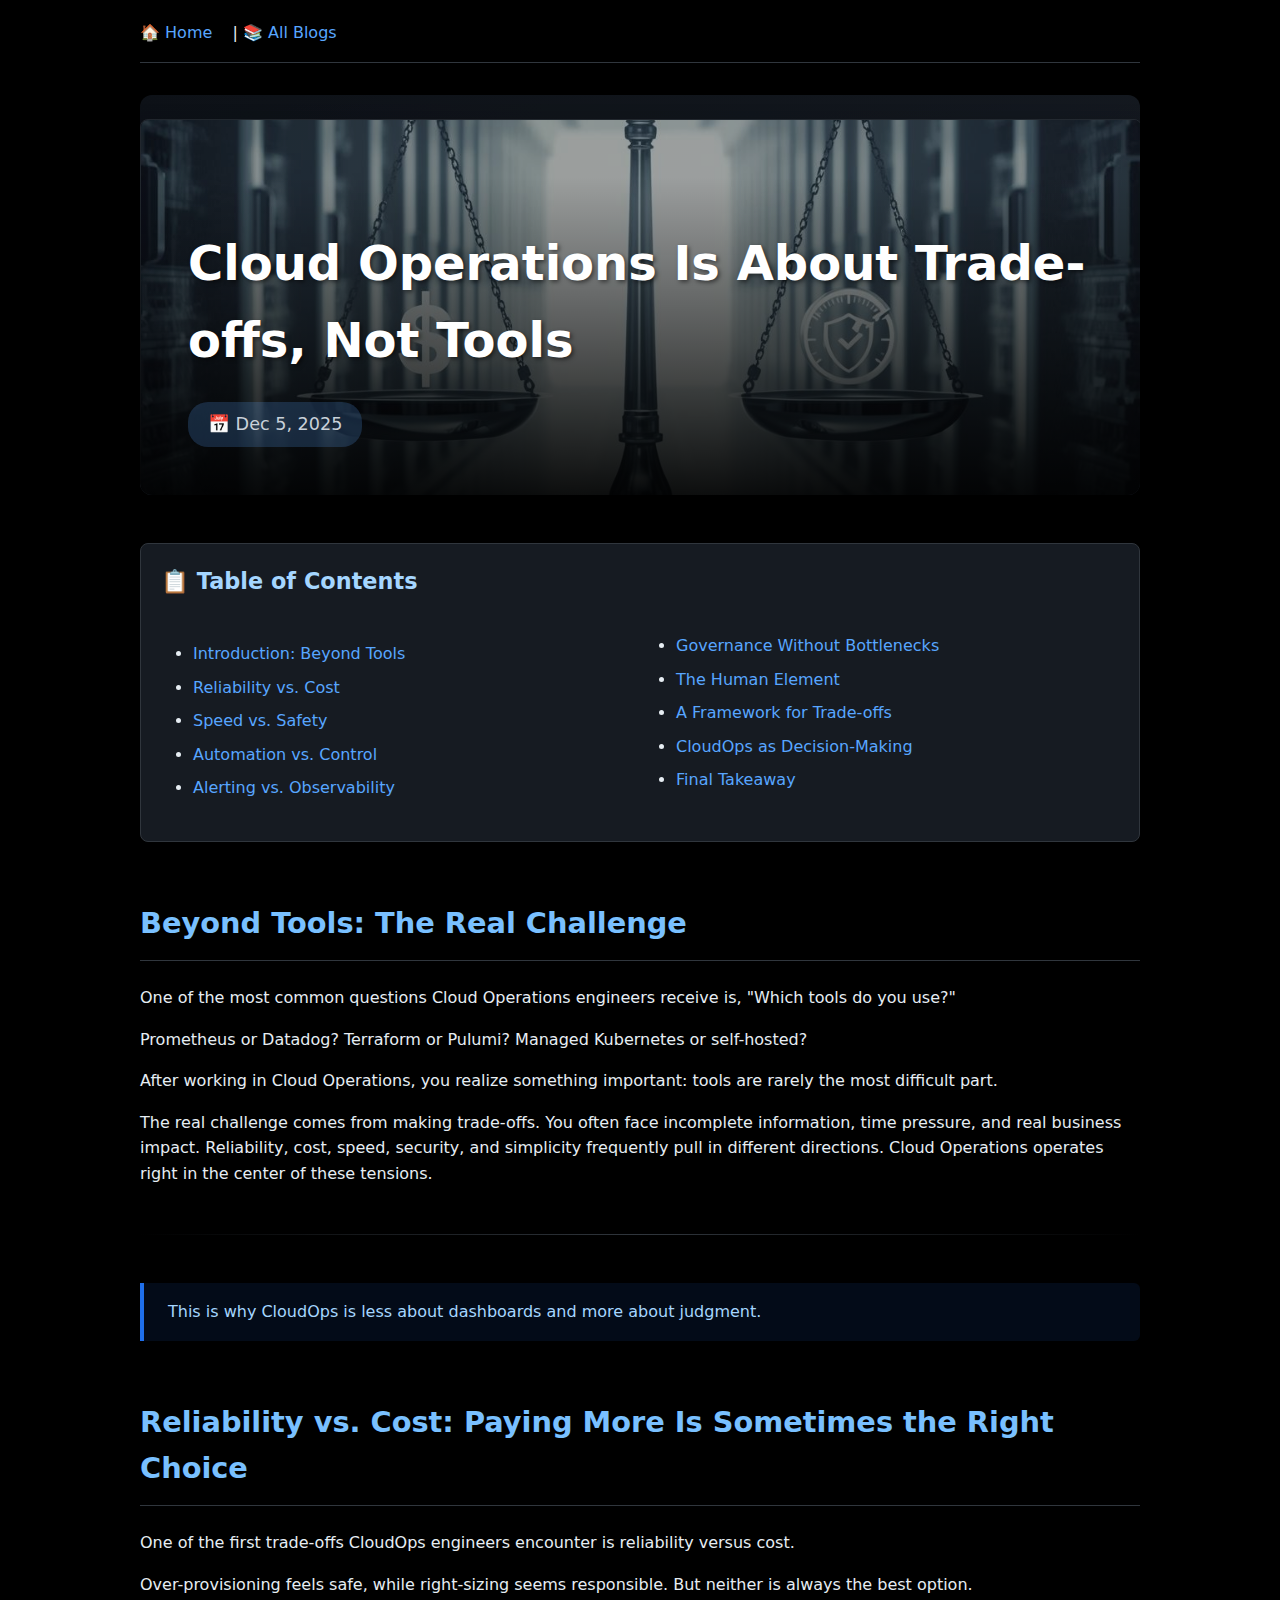
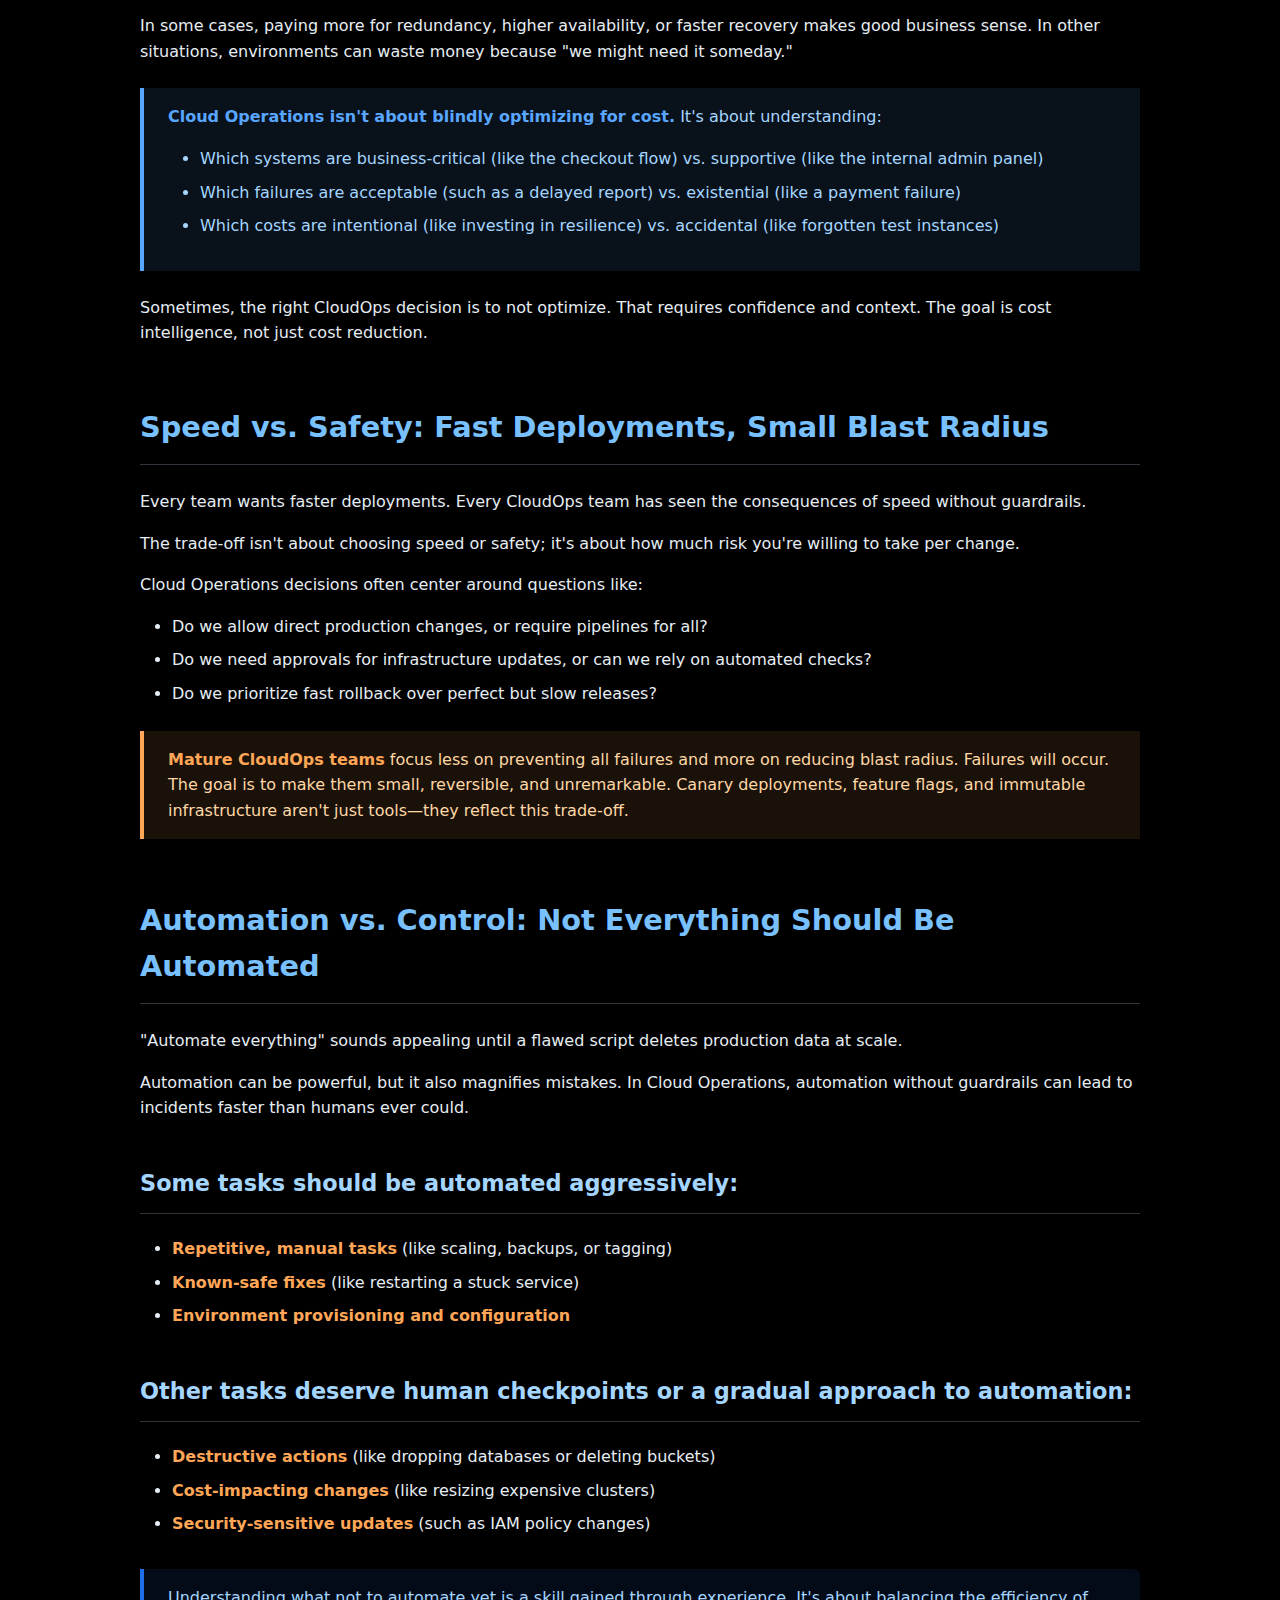
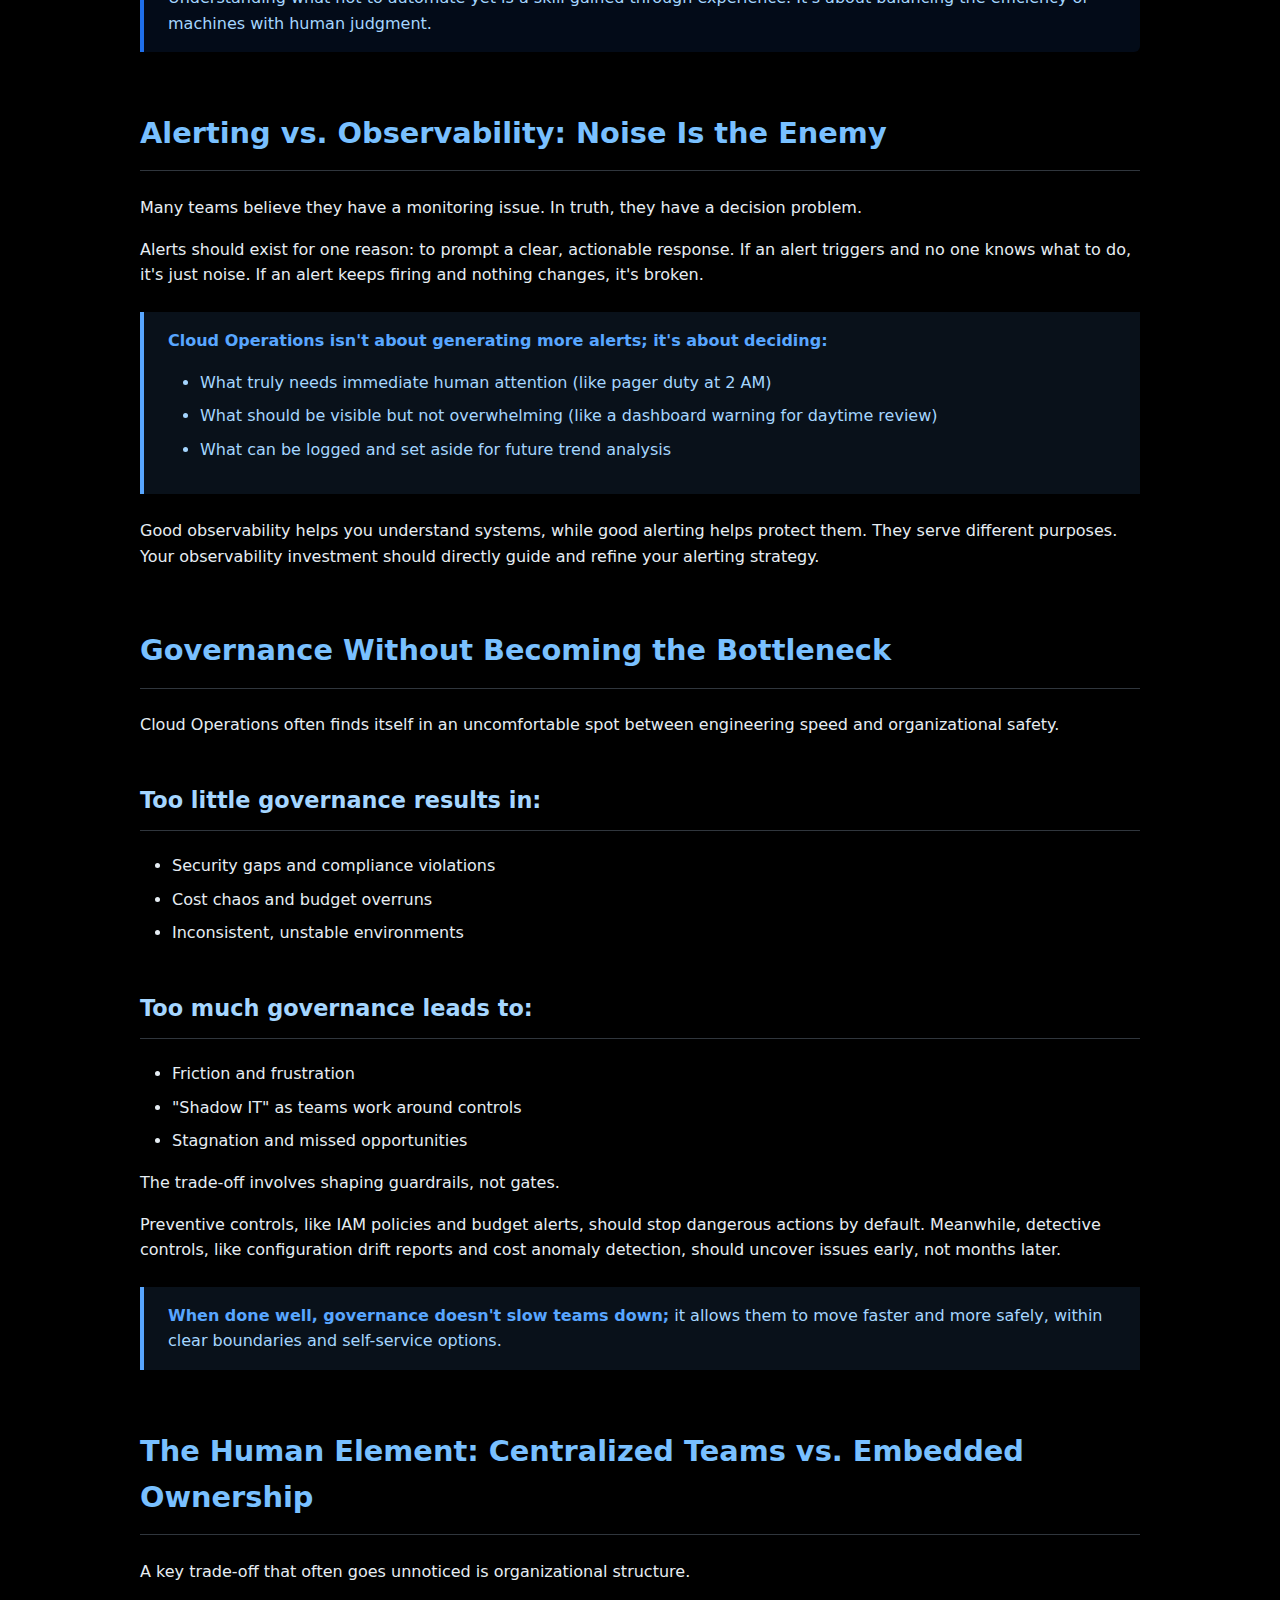
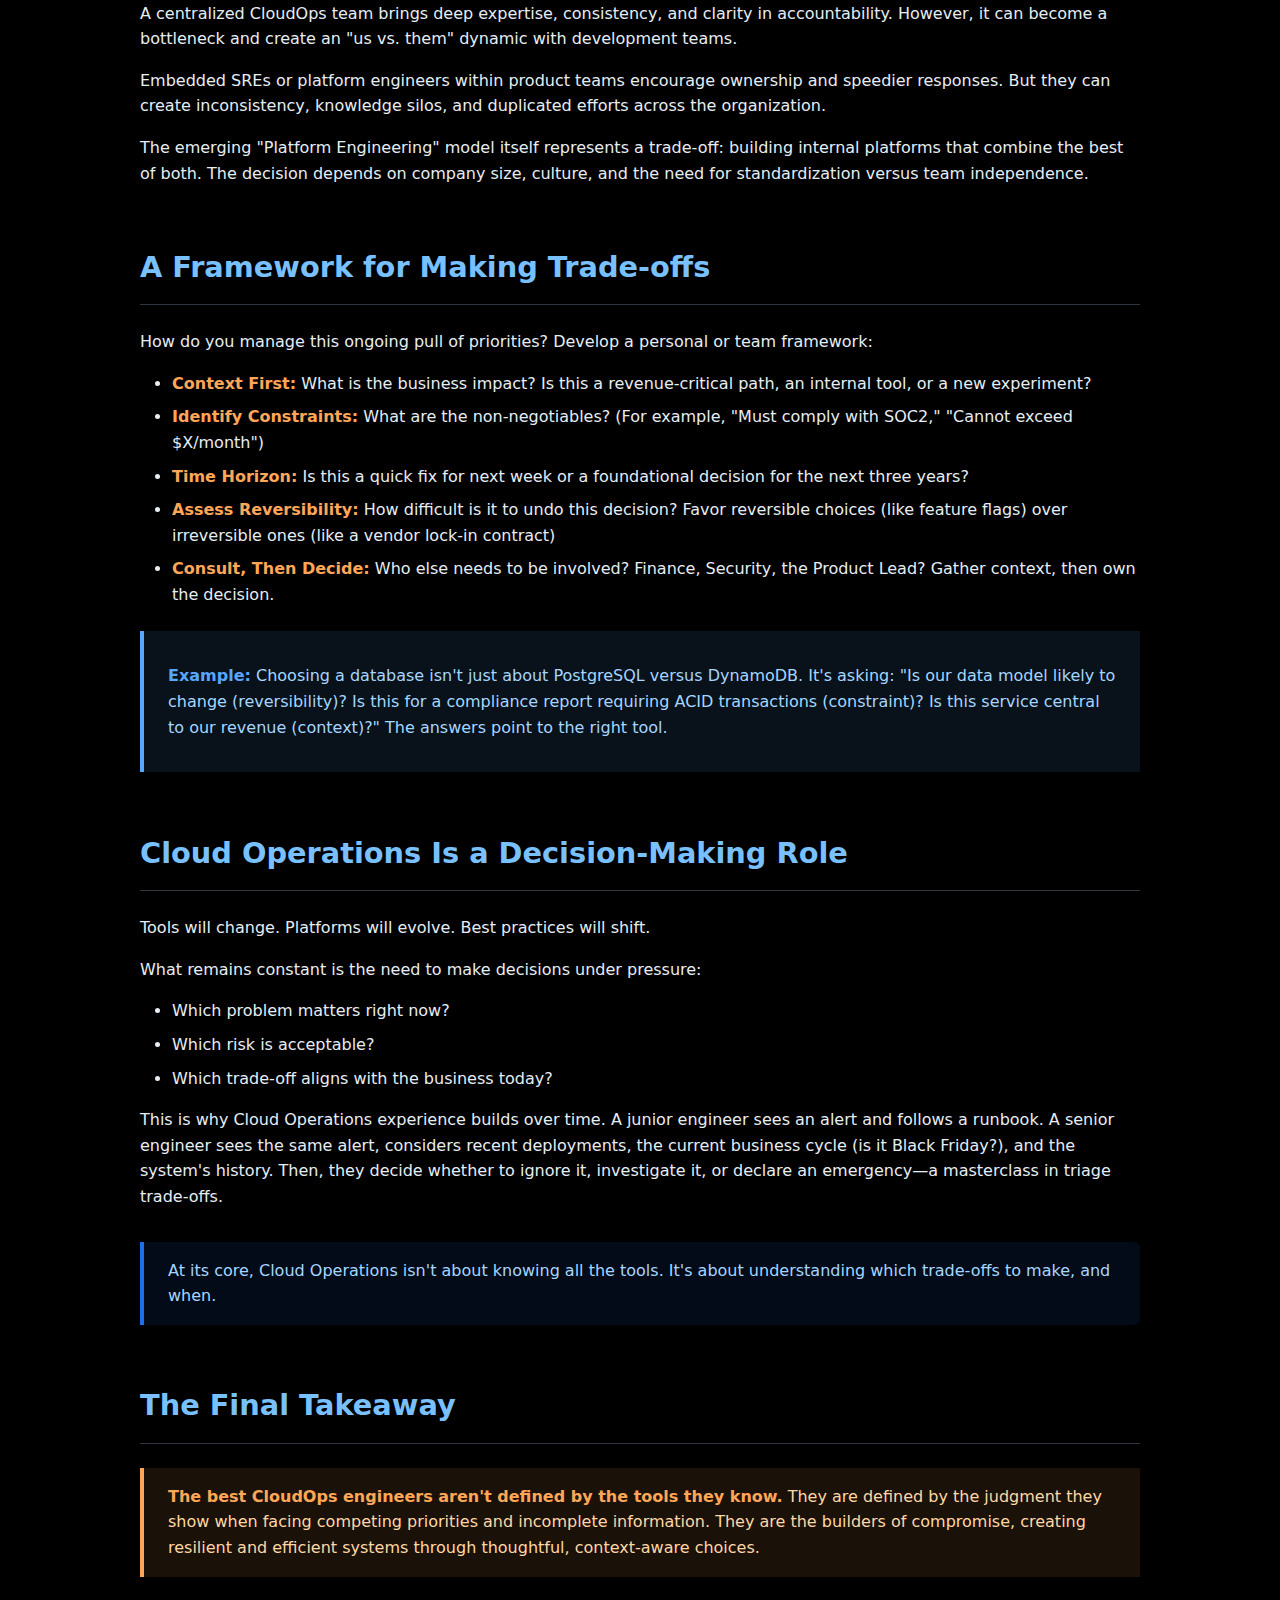
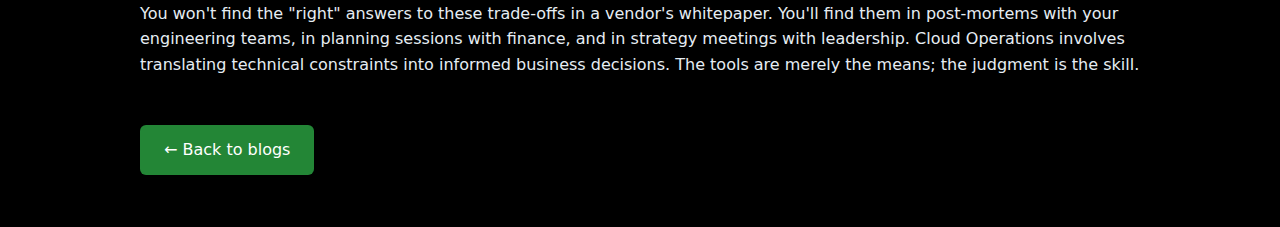
<file: blog/cloud-operations-tradeoffs/index.html>
<!DOCTYPE html>
<html lang="en">
<head>
    <meta charset="UTF-8">
    <meta name="viewport" content="width=device-width, initial-scale=1.0">
    <title>Cloud Operations Is About Trade-offs, Not Tools</title>
    <style>
        /* Dark Theme */
        body {
            background-color: black;
            color: #e6edf3;
            font-family: -apple-system, BlinkMacSystemFont, 'Segoe UI', system-ui, sans-serif;
            line-height: 1.6;
            max-width: 1000px;
            margin: 0 auto;
            padding: 20px;
        }
        
        /* Navigation */
        header nav {
            margin-bottom: 2em;
            padding-bottom: 1em;
            border-bottom: 1px solid #30363d;
        }
        
        header nav a {
            color: #58a6ff;
            text-decoration: none;
            margin-right: 15px;
            font-weight: 500;
        }
        
        header nav a:hover {
            text-decoration: underline;
        }
        
        /* Hero Section */
        .hero {
            position: relative;
            margin: 2em 0 3em 0;
            border-radius: 12px;
            overflow: hidden;
            min-height: 400px;
            display: flex;
            align-items: flex-end;
            background: linear-gradient(135deg, #0d1117 0%, #161b22 100%);
        }
        
        .hero-image {
            position: absolute;
            top: 0;
            left: 0;
            width: 100%;
            height: 100%;
            object-fit: cover;
            opacity: 0.6;
            z-index: 1;
        }
        
        .hero-content {
            position: relative;
            z-index: 2;
            padding: 3em;
            width: 100%;
            background: linear-gradient(transparent, rgba(0, 0, 0, 0.9));
        }
        
        .hero h1 {
            font-size: 3em;
            color: white;
            margin: 0 0 0.5em 0;
            border: none;
            padding: 0;
            text-shadow: 2px 2px 4px rgba(0, 0, 0, 0.5);
        }
        
        .hero .blog-meta {
            color: #c9d1d9;
            font-size: 1.1em;
            margin: 0;
            padding: 0;
            border: none;
        }
        
        .hero .blog-meta time {
            background: rgba(88, 166, 255, 0.2);
            padding: 8px 20px;
            border-radius: 20px;
            font-weight: 500;
            display: inline-block;
        }
        
        /* Typography */
        h1, h2, h3, h4 {
            color: #ffffff;
            margin-top: 2em;
            border-bottom: 1px solid #30363d;
            padding-bottom: 0.5em;
        }
        
        h1 {
            font-size: 2.5em;
            color: #58a6ff;
            border-bottom: 2px solid #1f6feb;
        }
        
        h2 {
            font-size: 1.8em;
            color: #79c0ff;
        }
        
        h3 {
            font-size: 1.4em;
            color: #a5d6ff;
        }
        
        /* Links */
        a {
            color: #58a6ff;
            text-decoration: none;
            transition: color 0.2s;
        }
        
        a:hover {
            color: #79c0ff;
            text-decoration: underline;
        }
        
        /* Code Blocks */
        pre, code {
            font-family: 'SFMono-Regular', Consolas, 'Liberation Mono', Menlo, monospace;
            background-color: #161b22;
            border: 1px solid #30363d;
            border-radius: 6px;
        }
        
        pre {
            padding: 16px;
            overflow-x: auto;
            margin: 1.5em 0;
            line-height: 1.45;
        }
        
        code {
            padding: 0.2em 0.4em;
            font-size: 0.9em;
            color: #e6edf3;
        }
        
        pre code {
            padding: 0;
            background: none;
            border: none;
        }
        
        /* Inline code */
        :not(pre) > code {
            color: #ff7b72; /* Red for inline code */
        }
        
        /* Lists */
        ul, ol {
            padding-left: 2em;
            margin: 1em 0;
        }
        
        li {
            margin: 0.5em 0;
        }
        
        li strong {
            color: #ffa657;
        }
        
        /* Images */
        img {
            max-width: 100%;
            height: auto;
            border-radius: 8px;
            border: 1px solid #30363d;
            margin: 1.5em 0;
            display: block;
            box-shadow: 0 4px 12px rgba(0, 0, 0, 0.3);
        }
        
        .image-caption {
            text-align: center;
            font-style: italic;
            color: #8b949e;
            font-size: 0.9em;
            margin-top: -0.5em;
            margin-bottom: 2em;
        }
        
        /* Blockquotes */
        blockquote {
            border-left: 4px solid #1f6feb;
            margin: 2em 0;
            padding: 1em 1.5em;
            background-color: rgba(31, 111, 235, 0.1);
            color: #a5d6ff;
            border-radius: 0 6px 6px 0;
        }
        
        blockquote p {
            margin: 0;
        }
        
        /* Note boxes */
        .note {
            border-left: 4px solid #58a6ff;
            margin: 1.5em 0;
            padding: 1em 1.5em;
            background-color: rgba(88, 166, 255, 0.1);
            color: #a5d6ff;
        }
        
        .note strong {
            color: #58a6ff;
        }
        
        /* Warning boxes */
        .warning {
            border-left: 4px solid #ffa657;
            margin: 1.5em 0;
            padding: 1em 1.5em;
            background-color: rgba(255, 166, 87, 0.1);
            color: #ffd7a5;
        }
        
        .warning strong {
            color: #ffa657;
        }
        
        /* Tables */
        table {
            width: 100%;
            border-collapse: collapse;
            margin: 1.5em 0;
        }
        
        th, td {
            border: 1px solid #30363d;
            padding: 12px;
            text-align: left;
        }
        
        th {
            background-color: #161b22;
            color: #ffffff;
        }
        
        tr:nth-child(even) {
            background-color: rgba(22, 27, 34, 0.5);
        }
        
        /* Table of Contents */
        .toc {
            background-color: #161b22;
            border: 1px solid #30363d;
            border-radius: 8px;
            padding: 20px;
            margin: 2em 0;
        }
        
        .toc h3 {
            margin-top: 0;
            border: none;
        }
        
        .toc ul {
            columns: 2;
            column-gap: 40px;
        }
        
        .toc li {
            break-inside: avoid;
        }
        
        /* Back button */
        .back-button {
            display: inline-block;
            background-color: #238636;
            color: white;
            padding: 12px 24px;
            border-radius: 6px;
            margin: 2em 0;
            font-weight: 500;
            transition: background-color 0.2s;
        }
        
        .back-button:hover {
            background-color: #2ea043;
            text-decoration: none;
        }
        
        /* Divider */
        .divider {
            height: 1px;
            background: linear-gradient(90deg, transparent, #30363d, transparent);
            margin: 3em 0;
        }
        
        /* Responsive */
        @media (max-width: 768px) {
            body {
                padding: 15px;
            }
            
            .hero {
                min-height: 300px;
                margin: 1em 0 2em 0;
            }
            
            .hero-content {
                padding: 2em;
            }
            
            .hero h1 {
                font-size: 2.2em;
            }
            
            .toc ul {
                columns: 1;
            }
            
            h1 {
                font-size: 2em;
            }
            
            h2 {
                font-size: 1.5em;
            }
        }
        
        @media (max-width: 480px) {
            .hero {
                min-height: 250px;
            }
            
            .hero-content {
                padding: 1.5em;
            }
            
            .hero h1 {
                font-size: 1.8em;
            }
        }
    </style>
</head>
<body>
    <header>
        <nav>
            <a href="../../index.html">🏠 Home</a> | <a href="../../blog.html">📚 All Blogs</a>
        </nav>
    </header>

    <main>
        <article>
            <!-- Hero Section -->
            <div class="hero">
                <!-- Replace this image URL with your actual hero image -->
                <img src="images/main.jpeg" 
                     alt="Cloud infrastructure and operations" 
                     class="hero-image">
                <div class="hero-content">
                    <h1>Cloud Operations Is About Trade-offs, Not Tools</h1>
                    <div class="blog-meta">
                        <time datetime="2024-05-15">📅 Dec 5, 2025</time>
                    </div>
                </div>
            </div>
            
            <div class="toc">
                <h3>📋 Table of Contents</h3>
                <ul>
                    <li><a href="#introduction">Introduction: Beyond Tools</a></li>
                    <li><a href="#reliability-vs-cost">Reliability vs. Cost</a></li>
                    <li><a href="#speed-vs-safety">Speed vs. Safety</a></li>
                    <li><a href="#automation-vs-control">Automation vs. Control</a></li>
                    <li><a href="#alerting-vs-observability">Alerting vs. Observability</a></li>
                    <li><a href="#governance">Governance Without Bottlenecks</a></li>
                    <li><a href="#human-element">The Human Element</a></li>
                    <li><a href="#framework">A Framework for Trade-offs</a></li>
                    <li><a href="#decision-making">CloudOps as Decision-Making</a></li>
                    <li><a href="#conclusion">Final Takeaway</a></li>
                </ul>
            </div>
            
            <h2 id="introduction">Beyond Tools: The Real Challenge</h2>
            <p>One of the most common questions Cloud Operations engineers receive is, "Which tools do you use?"</p>
            <p>Prometheus or Datadog? Terraform or Pulumi? Managed Kubernetes or self-hosted?</p>
            <p>After working in Cloud Operations, you realize something important: tools are rarely the most difficult part.</p>
            <p>The real challenge comes from making trade-offs. You often face incomplete information, time pressure, and real business impact. Reliability, cost, speed, security, and simplicity frequently pull in different directions. Cloud Operations operates right in the center of these tensions.</p>
            
            <div class="divider"></div>
            
            <blockquote>
                <p>This is why CloudOps is less about dashboards and more about judgment.</p>
            </blockquote>

            <h2 id="reliability-vs-cost">Reliability vs. Cost: Paying More Is Sometimes the Right Choice</h2>
            <p>One of the first trade-offs CloudOps engineers encounter is reliability versus cost.</p>
            <p>Over-provisioning feels safe, while right-sizing seems responsible. But neither is always the best option.</p>
            <p>In some cases, paying more for redundancy, higher availability, or faster recovery makes good business sense. In other situations, environments can waste money because "we might need it someday."</p>
            
            <div class="note">
                <strong>Cloud Operations isn't about blindly optimizing for cost.</strong> It's about understanding:
                <ul>
                    <li>Which systems are business-critical (like the checkout flow) vs. supportive (like the internal admin panel)</li>
                    <li>Which failures are acceptable (such as a delayed report) vs. existential (like a payment failure)</li>
                    <li>Which costs are intentional (like investing in resilience) vs. accidental (like forgotten test instances)</li>
                </ul>
            </div>
            
            <p>Sometimes, the right CloudOps decision is to not optimize. That requires confidence and context. The goal is cost intelligence, not just cost reduction.</p>

            <h2 id="speed-vs-safety">Speed vs. Safety: Fast Deployments, Small Blast Radius</h2>
            <p>Every team wants faster deployments. Every CloudOps team has seen the consequences of speed without guardrails.</p>
            <p>The trade-off isn't about choosing speed or safety; it's about how much risk you're willing to take per change.</p>
            
            <p>Cloud Operations decisions often center around questions like:</p>
            <ul>
                <li>Do we allow direct production changes, or require pipelines for all?</li>
                <li>Do we need approvals for infrastructure updates, or can we rely on automated checks?</li>
                <li>Do we prioritize fast rollback over perfect but slow releases?</li>
            </ul>
            
            <div class="warning">
                <strong>Mature CloudOps teams</strong> focus less on preventing all failures and more on reducing blast radius. Failures will occur. The goal is to make them small, reversible, and unremarkable. Canary deployments, feature flags, and immutable infrastructure aren't just tools—they reflect this trade-off.
            </div>

            <h2 id="automation-vs-control">Automation vs. Control: Not Everything Should Be Automated</h2>
            <p>"Automate everything" sounds appealing until a flawed script deletes production data at scale.</p>
            <p>Automation can be powerful, but it also magnifies mistakes. In Cloud Operations, automation without guardrails can lead to incidents faster than humans ever could.</p>
            
            <h3>Some tasks should be automated aggressively:</h3>
            <ul>
                <li><strong>Repetitive, manual tasks</strong> (like scaling, backups, or tagging)</li>
                <li><strong>Known-safe fixes</strong> (like restarting a stuck service)</li>
                <li><strong>Environment provisioning and configuration</strong></li>
            </ul>
            
            <h3>Other tasks deserve human checkpoints or a gradual approach to automation:</h3>
            <ul>
                <li><strong>Destructive actions</strong> (like dropping databases or deleting buckets)</li>
                <li><strong>Cost-impacting changes</strong> (like resizing expensive clusters)</li>
                <li><strong>Security-sensitive updates</strong> (such as IAM policy changes)</li>
            </ul>
            
            <blockquote>
                <p>Understanding what not to automate yet is a skill gained through experience. It's about balancing the efficiency of machines with human judgment.</p>
            </blockquote>

            <h2 id="alerting-vs-observability">Alerting vs. Observability: Noise Is the Enemy</h2>
            <p>Many teams believe they have a monitoring issue. In truth, they have a decision problem.</p>
            <p>Alerts should exist for one reason: to prompt a clear, actionable response. If an alert triggers and no one knows what to do, it's just noise. If an alert keeps firing and nothing changes, it's broken.</p>
            
            <div class="note">
                <strong>Cloud Operations isn't about generating more alerts; it's about deciding:</strong>
                <ul>
                    <li>What truly needs immediate human attention (like pager duty at 2 AM)</li>
                    <li>What should be visible but not overwhelming (like a dashboard warning for daytime review)</li>
                    <li>What can be logged and set aside for future trend analysis</li>
                </ul>
            </div>
            
            <p>Good observability helps you understand systems, while good alerting helps protect them. They serve different purposes. Your observability investment should directly guide and refine your alerting strategy.</p>

            <h2 id="governance">Governance Without Becoming the Bottleneck</h2>
            <p>Cloud Operations often finds itself in an uncomfortable spot between engineering speed and organizational safety.</p>
            
            <h3>Too little governance results in:</h3>
            <ul>
                <li>Security gaps and compliance violations</li>
                <li>Cost chaos and budget overruns</li>
                <li>Inconsistent, unstable environments</li>
            </ul>
            
            <h3>Too much governance leads to:</h3>
            <ul>
                <li>Friction and frustration</li>
                <li>"Shadow IT" as teams work around controls</li>
                <li>Stagnation and missed opportunities</li>
            </ul>
            
            <p>The trade-off involves shaping guardrails, not gates.</p>
            <p>Preventive controls, like IAM policies and budget alerts, should stop dangerous actions by default. Meanwhile, detective controls, like configuration drift reports and cost anomaly detection, should uncover issues early, not months later.</p>
            
            <div class="note">
                <strong>When done well, governance doesn't slow teams down;</strong> it allows them to move faster and more safely, within clear boundaries and self-service options.
            </div>

            <h2 id="human-element">The Human Element: Centralized Teams vs. Embedded Ownership</h2>
            <p>A key trade-off that often goes unnoticed is organizational structure.</p>
            <p>A centralized CloudOps team brings deep expertise, consistency, and clarity in accountability. However, it can become a bottleneck and create an "us vs. them" dynamic with development teams.</p>
            <p>Embedded SREs or platform engineers within product teams encourage ownership and speedier responses. But they can create inconsistency, knowledge silos, and duplicated efforts across the organization.</p>
            <p>The emerging "Platform Engineering" model itself represents a trade-off: building internal platforms that combine the best of both. The decision depends on company size, culture, and the need for standardization versus team independence.</p>

            <h2 id="framework">A Framework for Making Trade-offs</h2>
            <p>How do you manage this ongoing pull of priorities? Develop a personal or team framework:</p>
            
            <ul>
                <li><strong>Context First:</strong> What is the business impact? Is this a revenue-critical path, an internal tool, or a new experiment?</li>
                <li><strong>Identify Constraints:</strong> What are the non-negotiables? (For example, "Must comply with SOC2," "Cannot exceed $X/month")</li>
                <li><strong>Time Horizon:</strong> Is this a quick fix for next week or a foundational decision for the next three years?</li>
                <li><strong>Assess Reversibility:</strong> How difficult is it to undo this decision? Favor reversible choices (like feature flags) over irreversible ones (like a vendor lock-in contract)</li>
                <li><strong>Consult, Then Decide:</strong> Who else needs to be involved? Finance, Security, the Product Lead? Gather context, then own the decision.</li>
            </ul>
            
            <div class="note">
                <p><strong>Example:</strong> Choosing a database isn't just about PostgreSQL versus DynamoDB. It's asking: "Is our data model likely to change (reversibility)? Is this for a compliance report requiring ACID transactions (constraint)? Is this service central to our revenue (context)?" The answers point to the right tool.</p>
            </div>

            <h2 id="decision-making">Cloud Operations Is a Decision-Making Role</h2>
            <p>Tools will change. Platforms will evolve. Best practices will shift.</p>
            <p>What remains constant is the need to make decisions under pressure:</p>
            <ul>
                <li>Which problem matters right now?</li>
                <li>Which risk is acceptable?</li>
                <li>Which trade-off aligns with the business today?</li>
            </ul>
            
            <p>This is why Cloud Operations experience builds over time. A junior engineer sees an alert and follows a runbook. A senior engineer sees the same alert, considers recent deployments, the current business cycle (is it Black Friday?), and the system's history. Then, they decide whether to ignore it, investigate it, or declare an emergency—a masterclass in triage trade-offs.</p>
            
            <blockquote>
                <p>At its core, Cloud Operations isn't about knowing all the tools. It's about understanding which trade-offs to make, and when.</p>
            </blockquote>

            <h2 id="conclusion">The Final Takeaway</h2>
            <div class="warning">
                <strong>The best CloudOps engineers aren't defined by the tools they know.</strong> They are defined by the judgment they show when facing competing priorities and incomplete information. They are the builders of compromise, creating resilient and efficient systems through thoughtful, context-aware choices.
            </div>
            
            <p>You won't find the "right" answers to these trade-offs in a vendor's whitepaper. You'll find them in post-mortems with your engineering teams, in planning sessions with finance, and in strategy meetings with leadership. Cloud Operations involves translating technical constraints into informed business decisions. The tools are merely the means; the judgment is the skill.</p>
        </article>
    </main>

    <footer>
        <a href="../../blog.html" class="back-button">← Back to blogs</a>
    </footer>
</body>
</html>
</file>
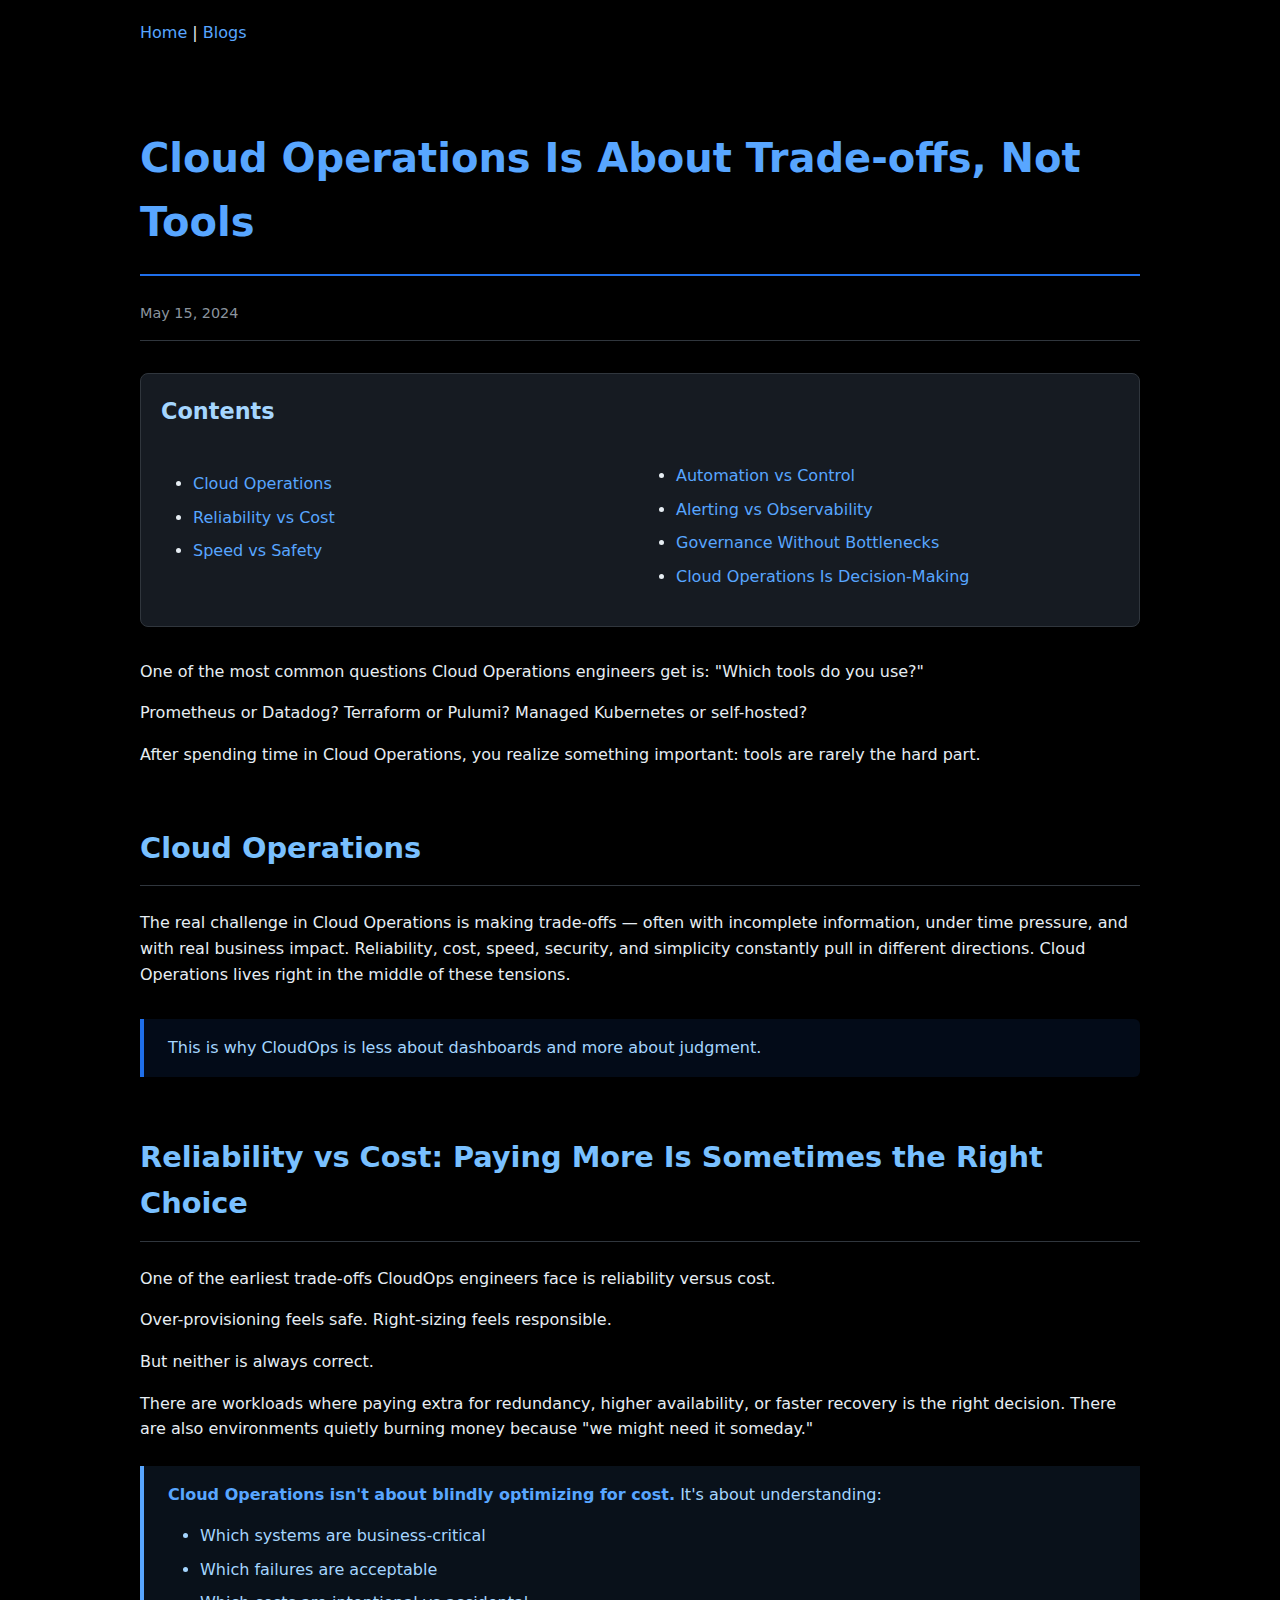
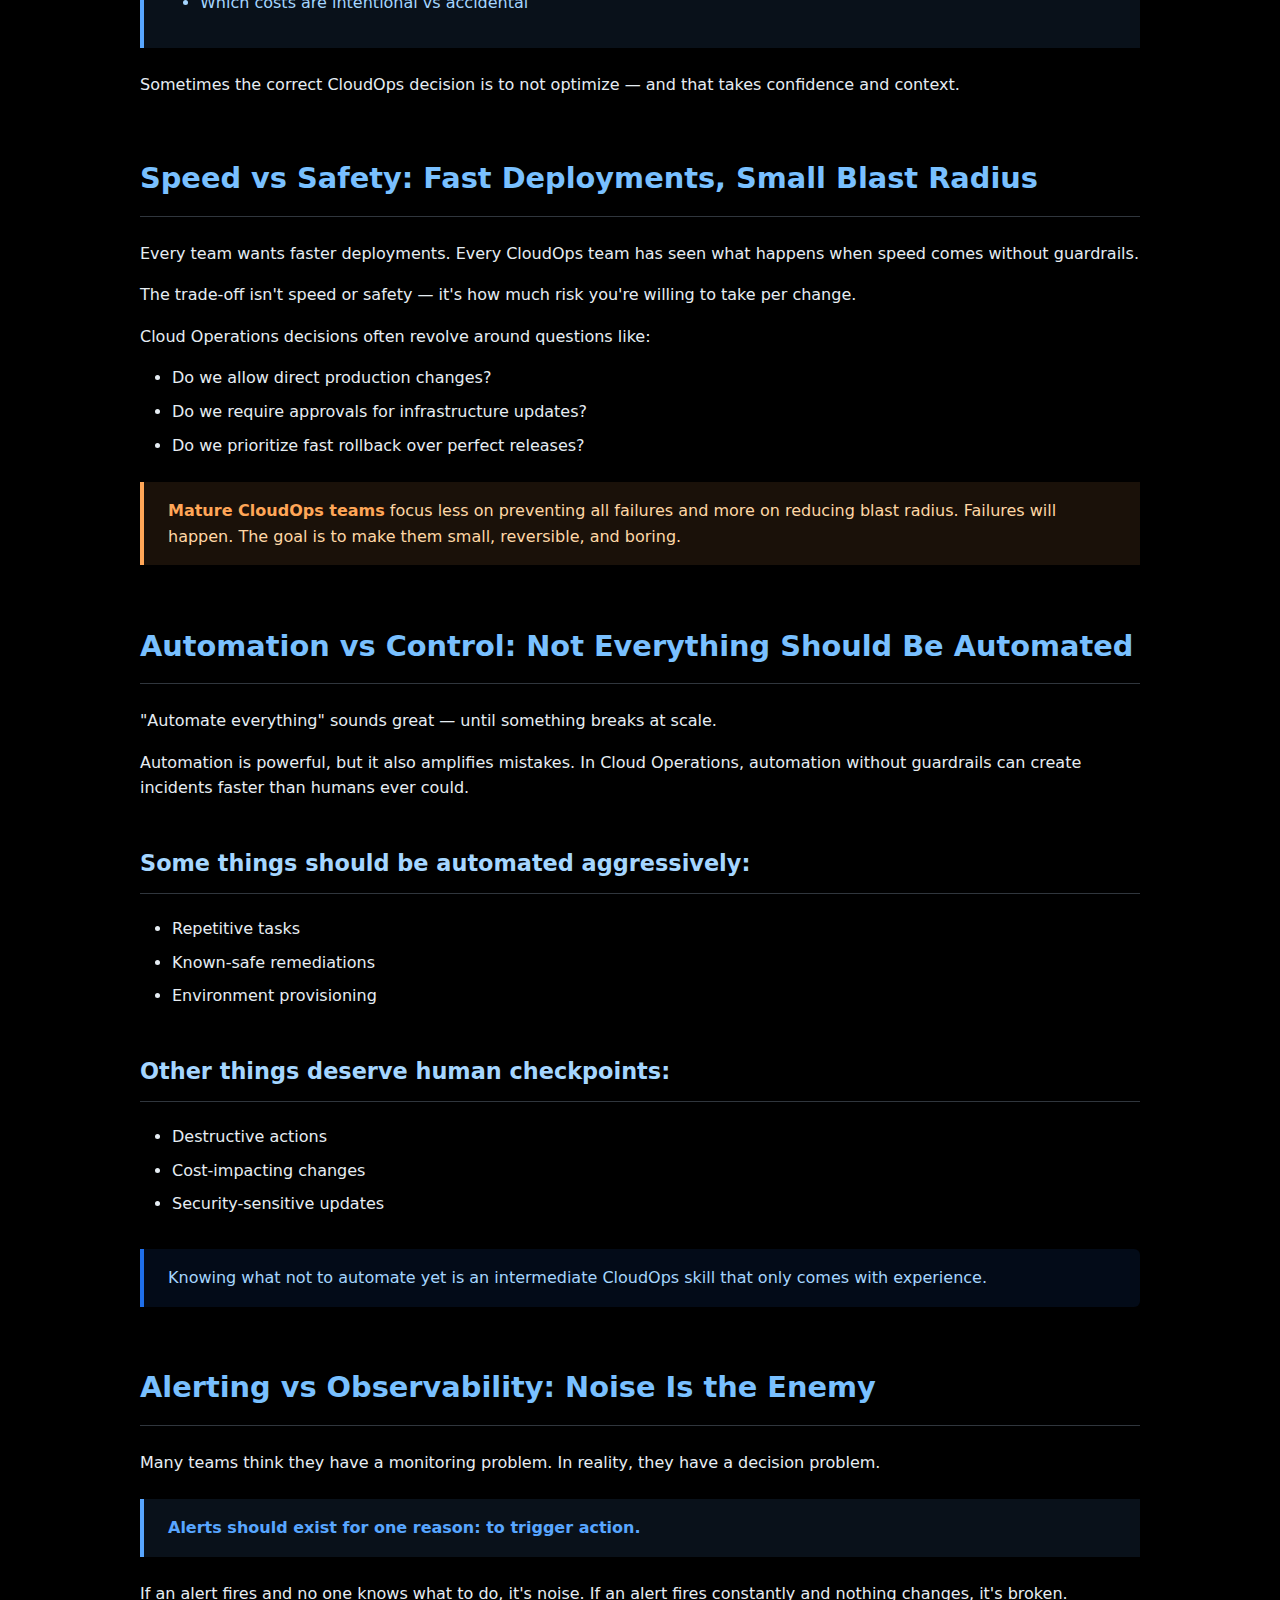
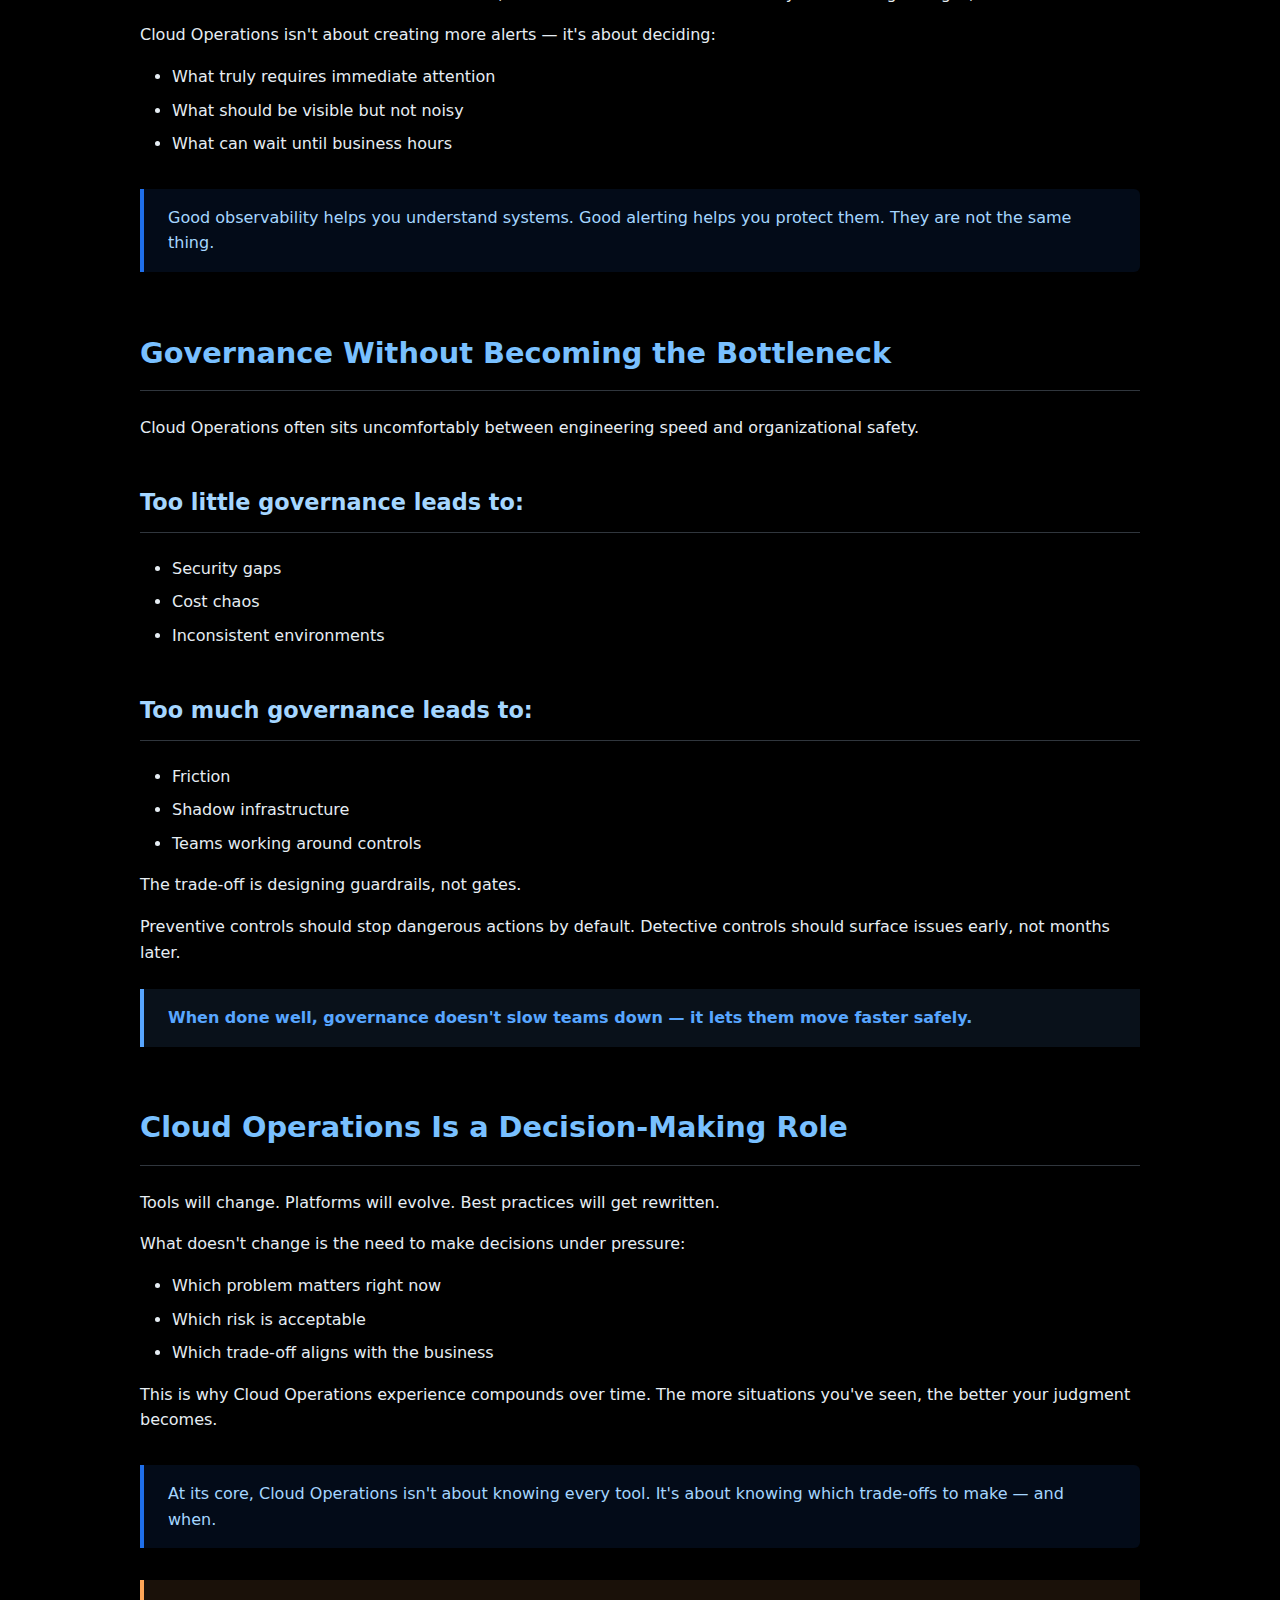
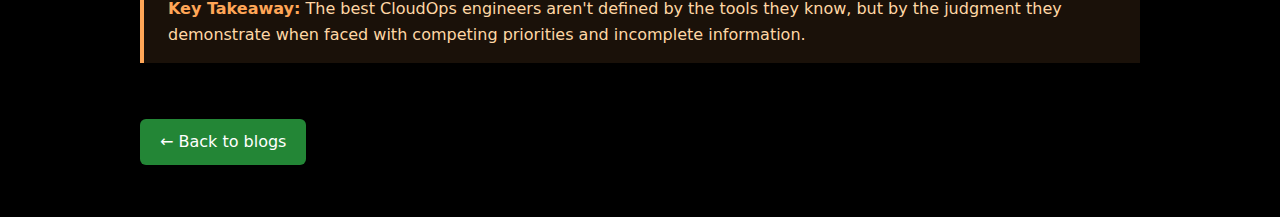
<file: src/blog/cloud-operations-tradeoffs/index.html>
<!DOCTYPE html>
<html lang="en">
<head>
    <meta charset="UTF-8">
    <meta name="viewport" content="width=device-width, initial-scale=1.0">
    <title>Cloud Operations Trade-offs - Blog</title>
    <style>
        /* Dark Theme */
        body {
            background-color: black;
            color: #e6edf3;
            font-family: -apple-system, BlinkMacSystemFont, 'Segoe UI', system-ui, sans-serif;
            line-height: 1.6;
            max-width: 1000px;
            margin: 0 auto;
            padding: 20px;
        }
        
        /* Typography */
        h1, h2, h3, h4 {
            color: #ffffff;
            margin-top: 2em;
            border-bottom: 1px solid #30363d;
            padding-bottom: 0.5em;
        }
        
        h1 {
            font-size: 2.5em;
            color: #58a6ff;
            border-bottom: 2px solid #1f6feb;
        }
        
        h2 {
            font-size: 1.8em;
            color: #79c0ff;
        }
        
        h3 {
            font-size: 1.4em;
            color: #a5d6ff;
        }
        
        /* Links */
        a {
            color: #58a6ff;
            text-decoration: none;
            transition: color 0.2s;
        }
        
        a:hover {
            color: #79c0ff;
            text-decoration: underline;
        }
        
        /* Code Blocks */
        pre, code {
            font-family: 'SFMono-Regular', Consolas, 'Liberation Mono', Menlo, monospace;
            background-color: #161b22;
            border: 1px solid #30363d;
            border-radius: 6px;
        }
        
        pre {
            padding: 16px;
            overflow-x: auto;
            margin: 1.5em 0;
            line-height: 1.45;
        }
        
        code {
            padding: 0.2em 0.4em;
            font-size: 0.9em;
            color: #e6edf3;
        }
        
        pre code {
            padding: 0;
            background: none;
            border: none;
        }
        
        /* Inline code */
        :not(pre) > code {
            color: #ff7b72; /* Red for inline code */
        }
        
        /* Lists */
        ul, ol {
            padding-left: 2em;
            margin: 1em 0;
        }
        
        li {
            margin: 0.5em 0;
        }
        
        li strong {
            color: #ffa657;
        }
        
        /* Images */
        img {
            max-width: 100%;
            height: auto;
            border-radius: 8px;
            border: 1px solid #30363d;
            margin: 1.5em 0;
            display: block;
            box-shadow: 0 4px 12px rgba(0, 0, 0, 0.3);
        }
        
        .image-caption {
            text-align: center;
            font-style: italic;
            color: #8b949e;
            font-size: 0.9em;
            margin-top: -0.5em;
            margin-bottom: 2em;
        }
        
        /* Blockquotes */
        blockquote {
            border-left: 4px solid #1f6feb;
            margin: 2em 0;
            padding: 1em 1.5em;
            background-color: rgba(31, 111, 235, 0.1);
            color: #a5d6ff;
            border-radius: 0 6px 6px 0;
        }
        
        blockquote p {
            margin: 0;
        }
        
        /* Note boxes */
        .note {
            border-left: 4px solid #58a6ff;
            margin: 1.5em 0;
            padding: 1em 1.5em;
            background-color: rgba(88, 166, 255, 0.1);
            color: #a5d6ff;
        }
        
        .note strong {
            color: #58a6ff;
        }
        
        /* Warning boxes */
        .warning {
            border-left: 4px solid #ffa657;
            margin: 1.5em 0;
            padding: 1em 1.5em;
            background-color: rgba(255, 166, 87, 0.1);
            color: #ffd7a5;
        }
        
        .warning strong {
            color: #ffa657;
        }
        
        /* Tables */
        table {
            width: 100%;
            border-collapse: collapse;
            margin: 1.5em 0;
        }
        
        th, td {
            border: 1px solid #30363d;
            padding: 12px;
            text-align: left;
        }
        
        th {
            background-color: #161b22;
            color: #ffffff;
        }
        
        tr:nth-child(even) {
            background-color: rgba(22, 27, 34, 0.5);
        }
        
        /* Table of Contents */
        .toc {
            background-color: #161b22;
            border: 1px solid #30363d;
            border-radius: 8px;
            padding: 20px;
            margin: 2em 0;
        }
        
        .toc h3 {
            margin-top: 0;
            border: none;
        }
        
        .toc ul {
            columns: 2;
            column-gap: 40px;
        }
        
        .toc li {
            break-inside: avoid;
        }
        
        /* Header info */
        .blog-meta {
            color: #8b949e;
            font-size: 0.9em;
            margin-bottom: 2em;
            padding-bottom: 1em;
            border-bottom: 1px solid #30363d;
        }
        
        /* Back button */
        .back-button {
            display: inline-block;
            background-color: #238636;
            color: white;
            padding: 10px 20px;
            border-radius: 6px;
            margin: 2em 0;
            font-weight: 500;
            transition: background-color 0.2s;
        }
        
        .back-button:hover {
            background-color: #2ea043;
            text-decoration: none;
        }
        
        /* Responsive */
        @media (max-width: 768px) {
            body {
                padding: 15px;
            }
            
            .toc ul {
                columns: 1;
            }
            
            h1 {
                font-size: 2em;
            }
            
            h2 {
                font-size: 1.5em;
            }
        }
    </style>
</head>
<body>
    <header>
        <nav>
            <a href="../../index.html">Home</a> | <a href="../../blog.html">Blogs</a>
        </nav>
    </header>

    <main>
        <article>
            <h1>Cloud Operations Is About Trade-offs, Not Tools</h1>
            
            <div class="blog-meta">
                <time datetime="2025-11-09">May 15, 2024</time>
            </div>
            
            <div class="toc">
                <h3>Contents</h3>
                <ul>
                    <li><a href="#cloud-ops">Cloud Operations</a></li>
                    <li><a href="#reliability-vs-cost">Reliability vs Cost</a></li>
                    <li><a href="#speed-vs-safety">Speed vs Safety</a></li>
                    <li><a href="#automation-vs-control">Automation vs Control</a></li>
                    <li><a href="#alerting-vs-observability">Alerting vs Observability</a></li>
                    <li><a href="#governance">Governance Without Bottlenecks</a></li>
                    <li><a href="#decision-making">Cloud Operations Is Decision-Making</a></li>
                </ul>
            </div>
            
            <p>One of the most common questions Cloud Operations engineers get is: "Which tools do you use?"</p>
            <p>Prometheus or Datadog? Terraform or Pulumi? Managed Kubernetes or self-hosted?</p>
            <p>After spending time in Cloud Operations, you realize something important: tools are rarely the hard part.</p>

            <h2 id="cloud-ops">Cloud Operations</h2>
            <p>The real challenge in Cloud Operations is making trade-offs — often with incomplete information, under time pressure, and with real business impact. Reliability, cost, speed, security, and simplicity constantly pull in different directions. Cloud Operations lives right in the middle of these tensions.</p>
            
            <blockquote>
                <p>This is why CloudOps is less about dashboards and more about judgment.</p>
            </blockquote>

            <h2 id="reliability-vs-cost">Reliability vs Cost: Paying More Is Sometimes the Right Choice</h2>
            <p>One of the earliest trade-offs CloudOps engineers face is reliability versus cost.</p>
            <p>Over-provisioning feels safe. Right-sizing feels responsible.</p>
            <p>But neither is always correct.</p>
            
            <p>There are workloads where paying extra for redundancy, higher availability, or faster recovery is the right decision. There are also environments quietly burning money because "we might need it someday."</p>
            
            <div class="note">
                <strong>Cloud Operations isn't about blindly optimizing for cost.</strong> It's about understanding:
                <ul>
                    <li>Which systems are business-critical</li>
                    <li>Which failures are acceptable</li>
                    <li>Which costs are intentional vs accidental</li>
                </ul>
            </div>
            
            <p>Sometimes the correct CloudOps decision is to not optimize — and that takes confidence and context.</p>

            <h2 id="speed-vs-safety">Speed vs Safety: Fast Deployments, Small Blast Radius</h2>
            <p>Every team wants faster deployments. Every CloudOps team has seen what happens when speed comes without guardrails.</p>
            <p>The trade-off isn't speed or safety — it's how much risk you're willing to take per change.</p>
            
            <p>Cloud Operations decisions often revolve around questions like:</p>
            <ul>
                <li>Do we allow direct production changes?</li>
                <li>Do we require approvals for infrastructure updates?</li>
                <li>Do we prioritize fast rollback over perfect releases?</li>
            </ul>
            
            <div class="warning">
                <strong>Mature CloudOps teams</strong> focus less on preventing all failures and more on reducing blast radius. Failures will happen. The goal is to make them small, reversible, and boring.
            </div>

            <h2 id="automation-vs-control">Automation vs Control: Not Everything Should Be Automated</h2>
            <p>"Automate everything" sounds great — until something breaks at scale.</p>
            <p>Automation is powerful, but it also amplifies mistakes. In Cloud Operations, automation without guardrails can create incidents faster than humans ever could.</p>
            
            <h3>Some things should be automated aggressively:</h3>
            <ul>
                <li>Repetitive tasks</li>
                <li>Known-safe remediations</li>
                <li>Environment provisioning</li>
            </ul>
            
            <h3>Other things deserve human checkpoints:</h3>
            <ul>
                <li>Destructive actions</li>
                <li>Cost-impacting changes</li>
                <li>Security-sensitive updates</li>
            </ul>
            
            <blockquote>
                <p>Knowing what not to automate yet is an intermediate CloudOps skill that only comes with experience.</p>
            </blockquote>

            <h2 id="alerting-vs-observability">Alerting vs Observability: Noise Is the Enemy</h2>
            <p>Many teams think they have a monitoring problem. In reality, they have a decision problem.</p>
            
            <div class="note">
                <strong>Alerts should exist for one reason: to trigger action.</strong>
            </div>
            
            <p>If an alert fires and no one knows what to do, it's noise. If an alert fires constantly and nothing changes, it's broken.</p>
            
            <p>Cloud Operations isn't about creating more alerts — it's about deciding:</p>
            <ul>
                <li>What truly requires immediate attention</li>
                <li>What should be visible but not noisy</li>
                <li>What can wait until business hours</li>
            </ul>
            
            <blockquote>
                <p>Good observability helps you understand systems. Good alerting helps you protect them. They are not the same thing.</p>
            </blockquote>

            <h2 id="governance">Governance Without Becoming the Bottleneck</h2>
            <p>Cloud Operations often sits uncomfortably between engineering speed and organizational safety.</p>
            
            <h3>Too little governance leads to:</h3>
            <ul>
                <li>Security gaps</li>
                <li>Cost chaos</li>
                <li>Inconsistent environments</li>
            </ul>
            
            <h3>Too much governance leads to:</h3>
            <ul>
                <li>Friction</li>
                <li>Shadow infrastructure</li>
                <li>Teams working around controls</li>
            </ul>
            
            <p>The trade-off is designing guardrails, not gates.</p>
            <p>Preventive controls should stop dangerous actions by default. Detective controls should surface issues early, not months later.</p>
            
            <div class="note">
                <strong>When done well, governance doesn't slow teams down — it lets them move faster safely.</strong>
            </div>

            <h2 id="decision-making">Cloud Operations Is a Decision-Making Role</h2>
            <p>Tools will change. Platforms will evolve. Best practices will get rewritten.</p>
            <p>What doesn't change is the need to make decisions under pressure:</p>
            <ul>
                <li>Which problem matters right now</li>
                <li>Which risk is acceptable</li>
                <li>Which trade-off aligns with the business</li>
            </ul>
            
            <p>This is why Cloud Operations experience compounds over time. The more situations you've seen, the better your judgment becomes.</p>
            
            <blockquote>
                <p>At its core, Cloud Operations isn't about knowing every tool. It's about knowing which trade-offs to make — and when.</p>
            </blockquote>
            
            <div class="warning">
                <strong>Key Takeaway:</strong> The best CloudOps engineers aren't defined by the tools they know, but by the judgment they demonstrate when faced with competing priorities and incomplete information.
            </div>
        </article>
    </main>

    <footer>
        <a href="../../blog.html" class="back-button">← Back to blogs</a>
    </footer>
</body>
</html>
</file>
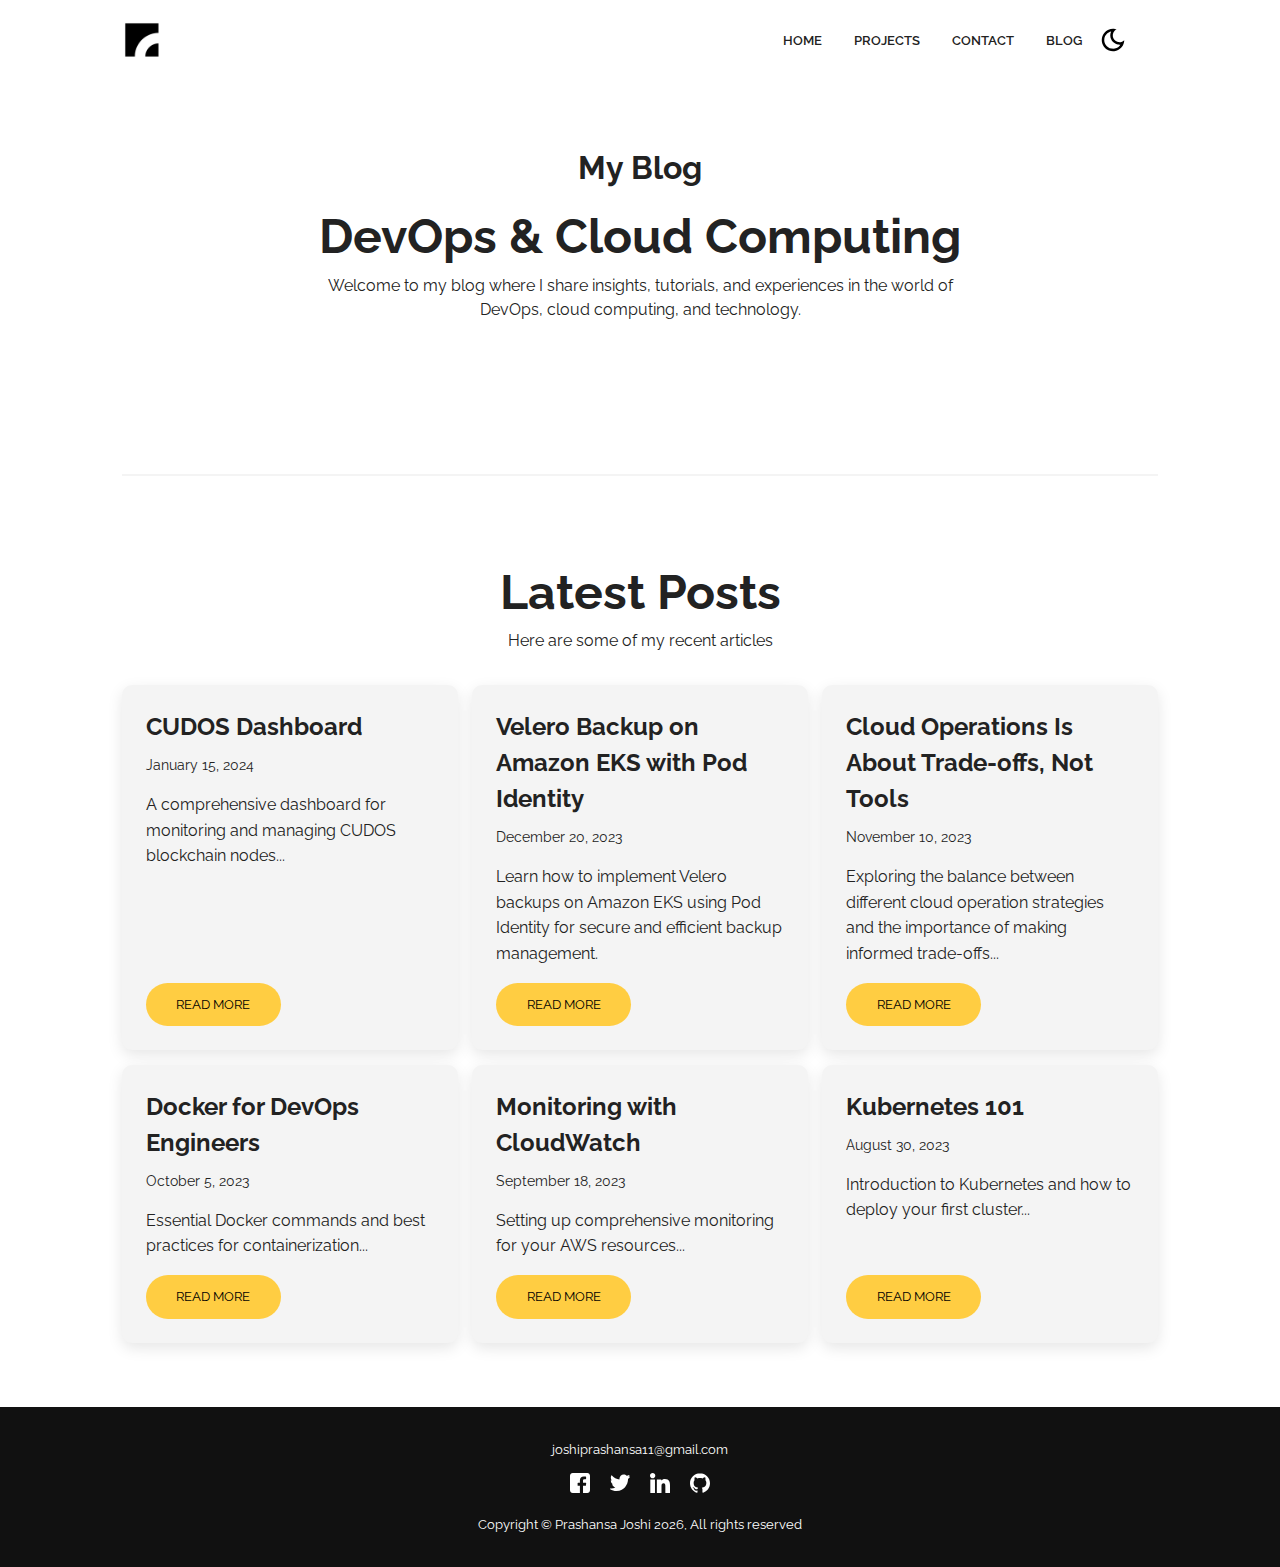
<file: blog.html>
<!DOCTYPE html>
<html lang="en">
  <head>
    <meta charset="UTF-8" />
    <meta http-equiv="X-UA-Compatible" content="IE=edge" />
    <meta name="viewport" content="width=device-width, initial-scale=1.0" />
    <title>Blog - Prashansa</title>
    <!-- Primary Meta Tags -->
    <meta name="title" content="Blog - Prashansa" />
    <meta
      name="description"
      content="Read blog posts by Prashansa about DevOps, cloud computing, and more."
    />

    <!-- Open Graph / Facebook -->
    <meta property="og:type" content="website" />
    <meta property="og:url" content="https://yourwebsite.com/blog.html" />
    <meta property="og:title" content="Blog - Prashansa" />
    <meta
      property="og:description"
      content="Read blog posts by Prashansa about DevOps, cloud computing, and more."
    />
    <meta property="og:image" content="https://yourwebsite.com/assets/profile-image.jpg" />

    <!-- Twitter -->
    <meta property="twitter:card" content="summary_large_image" />
    <meta property="twitter:url" content="https://yourwebsite.com/blog.html" />
    <meta property="twitter:title" content="Blog - Prashansa" />
    <meta
      property="twitter:description"
      content="Read blog posts by Prashansa about DevOps, cloud computing, and more."
    />
    <meta property="twitter:image" content="https://yourwebsite.com/assets/profile-image.jpg" />

    <!-- Link -->
    <link
      rel="apple-touch-icon"
      sizes="180x180"
      href="assets/favicon/apple-touch-icon.png"
    />
    <link
      rel="icon"
      type="image/png"
      sizes="16x16"
      href="assets/favicon/favicon-16x16.png"
    />
    <link
      rel="icon"
      type="image/png"
      sizes="32x32"
      href="assets/favicon/favicon-32x32.png"
    />
    <link
      rel="icon"
      type="image/png"
      sizes="192x192"
      href="assets/favicon/android-chrome-192x192.png"
    />
    <link
      rel="icon"
      type="image/png"
      sizes="512x512"
      href="assets/favicon/android-chrome-512x512.png"
    />
    <link rel="icon" type="image/x-icon" href="assets/favicon/favicon.ico" />
    <link rel="manifest" href="assets/favicon/site.webmanifest" />
    <link
      rel="stylesheet"
      href="https://use.fontawesome.com/releases/v5.15.4/css/all.css"
      integrity="sha384-DyZ88mC6Up2uqS4h/KRgHuoeGwBcD4Ng9SiP4dIRy0EXTlnuz47vAwmeGwVChigm"
      crossorigin="anonymous"
    />
    <link rel="stylesheet" href="css/style.css" />
    <link rel="stylesheet" href="css/utilities.css" />
  </head>
  <body>
    <header id="hero">
      <!-- Navbar -->
      <nav class="navbar">
        <div class="container">
          <!-- Logo -->
          <h1 id="logo">
            <a href="index.html"
              ><img src="./assets/logo.png" alt="Your Logo"
            /></a>
          </h1>
          <!-- Navbar links -->
          <ul class="nav-menu">
            <li><a class="nav-link" href="index.html">HOME</a></li>
            <li><a class="nav-link" href="index.html#projects">PROJECTS</a></li>
            <li><a class="nav-link" href="index.html#footer">CONTACT</a></li>
            <li><a class="nav-link" href="blog.html">BLOG</a></li>

            <!-- <li>
             <a
               class="nav-link btn btn-primary"
               href="../assets/prashansajoshi_CV.pdf" target="_blank"
               >RESUME <i class="fas fa-arrow-right"></i
              ></a>
            </li> -->

            <!-- Toggle switch -->
            <div class="theme-switch">
              <input type="checkbox" id="switch" />
              <label class="toggle-icons" for="switch">
                <img class="moon" src="assets/moon.svg" />
                <img class="sun" src="assets/sun.svg" />
              </label>
            </div>
            <!-- Hamburger menu -->
          </ul>
          <div class="hamburger">
            <span class="bar"></span>
            <span class="bar"></span>
            <span class="bar"></span>
          </div>
        </div>
      </nav>

      <section class="header-container">
        <h1>My Blog</h1>
        <div class="content-text">
          <h2>DevOps & Cloud Computing</h2>
          <p>
            Welcome to my blog where I share insights, tutorials, and experiences in the world of DevOps, cloud computing, and technology.
          </p>
        </div>
      </section>
    </header>

    <!-- Blog Posts -->
    <section class="blog-container container">
      <div class="division"></div>
      <div class="content-text">
        <h2>Latest Posts</h2>
        <p>Here are some of my recent articles</p>
      </div>

      <article class="blog-posts">
        <!-- Blog Post 1 -->
        <div class="blog-card">
          <div class="blog-info">
            <div class="blog-bio">
              <h3>CUDOS Dashboard</h3>
              <p class="date">January 15, 2024</p>
              <p>
                A comprehensive dashboard for monitoring and managing CUDOS blockchain nodes...
              </p>
            </div>
            <div class="blog-link">
              <a href="blog/CUDOS-dashboard/index.html" class="btn btn-primary">Read More</a>
            </div>
          </div>
        </div>

        <!-- Blog Post 2 -->
        <div class="blog-card">
          <div class="blog-info">
            <div class="blog-bio">
              <h3>Velero Backup on Amazon EKS with Pod Identity</h3>
              <p class="date">December 20, 2023</p>
              <p>
                Learn how to implement Velero backups on Amazon EKS using Pod Identity for secure and efficient backup management.
            </div>
            <div class="blog-link">
              <a href="blog/VELERO-EKS-backup/index.html" class="btn btn-primary">Read More</a>
            </div>
          </div>
        </div>

        <!-- Blog Post 3 -->
        <div class="blog-card">
          <div class="blog-info">
            <div class="blog-bio">
              <h3>Cloud Operations Is About Trade-offs, Not Tools</h3>
              <p class="date">November 10, 2023</p>
              <p>
                Exploring the balance between different cloud operation strategies and the importance of making informed trade-offs...
              </p>
            </div>
            <div class="blog-link">
              <a href="blog/cloud-operations-tradeoffs/index.html" class="btn btn-primary">Read More</a>
            </div>
          </div>
        </div>

        <!-- Blog Post 4 -->
        <div class="blog-card">
          <div class="blog-info">
            <div class="blog-bio">
              <h3>Docker for DevOps Engineers</h3>
              <p class="date">October 5, 2023</p>
              <p>
                Essential Docker commands and best practices for containerization...
              </p>
            </div>
            <div class="blog-link">
              <a href="#" class="btn btn-primary">Read More</a>
            </div>
          </div>
        </div>

        <!-- Blog Post 5 -->
        <div class="blog-card">
          <div class="blog-info">
            <div class="blog-bio">
              <h3>Monitoring with CloudWatch</h3>
              <p class="date">September 18, 2023</p>
              <p>
                Setting up comprehensive monitoring for your AWS resources...
              </p>
            </div>
            <div class="blog-link">
              <a href="#" class="btn btn-primary">Read More</a>
            </div>
          </div>
        </div>

        <!-- Blog Post 6 -->
        <div class="blog-card">
          <div class="blog-info">
            <div class="blog-bio">
              <h3>Kubernetes 101</h3>
              <p class="date">August 30, 2023</p>
              <p>
                Introduction to Kubernetes and how to deploy your first cluster...
              </p>
            </div>
            <div class="blog-link">
              <a href="#" class="btn btn-primary">Read More</a>
            </div>
          </div>
        </div>
      </article>
    </section>

    <footer id="footer">
      <div class="container">
        <a href="mailto:joshiprashansa11@gmail.com">joshiprashansa11@gmail.com</a>
        <!-- Social links -->
        <div class="social">
          <a href="https://www.facebook.com/prashansa.joshi.58" target="_blank"
            ><img src="./assets/facebook-icon.svg" alt="Facebook"
          /></a>
          <a href="https://x.com/Prashansa_j11" target="_blank"
            ><img src="./assets/twitter-icon.svg" alt="Twitter"
          /></a>
          <a href="https://www.linkedin.com/in/prashansa-joshi-268682230/" target="_blank"
            ><img src="./assets/linkedin-icon.svg" alt="Linkedin"
          /></a>
          <a href="https://github.com/prashansajoshi" target="_blank"
            ><img src="./assets/github-icon.svg" alt="GitHub"
          /></a>
        </div>
        <!-- Attribution -->
        <!-- <div class="attribution">
          <a
            href="https://github.com/CommunityPro/portfolio-html"
            target="_blank"
            rel="noopener noreferrer"
          >
            <img
              src="https://user-images.githubusercontent.com/62628408/157202263-9174da24-b19a-4017-9b7c-a1d26ae8f014.svg"
              alt="attribution"
              width="150px"
            />
          </a>
        </div> -->
        <p>Copyright &copy; Prashansa Joshi <span id="datee"></span>, All rights reserved</p>
      </div>
    </footer>
    <script src="js/script.js"></script>
    <script>
      // For the copyright year
      const year = new Date().getFullYear();
      document.getElementById("datee").innerText = year;
    </script>
  </body>
</html>
</file>
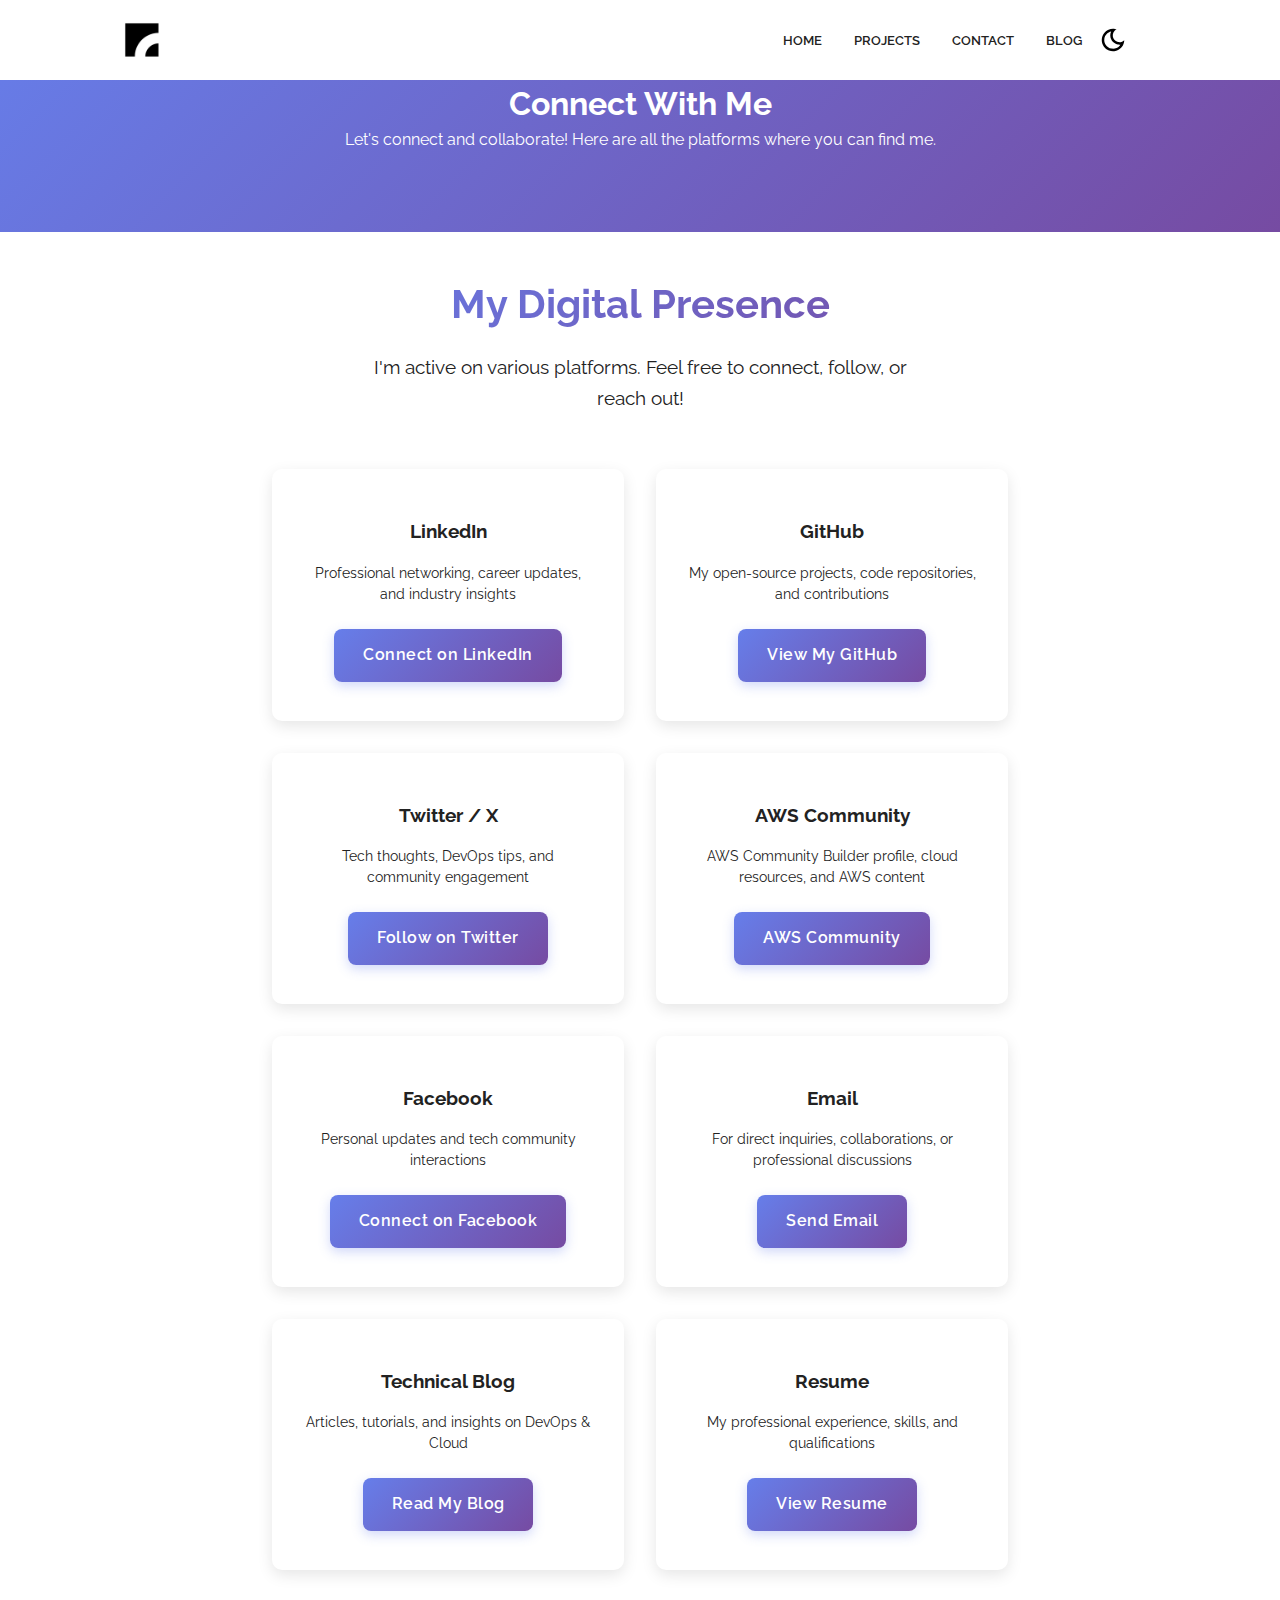
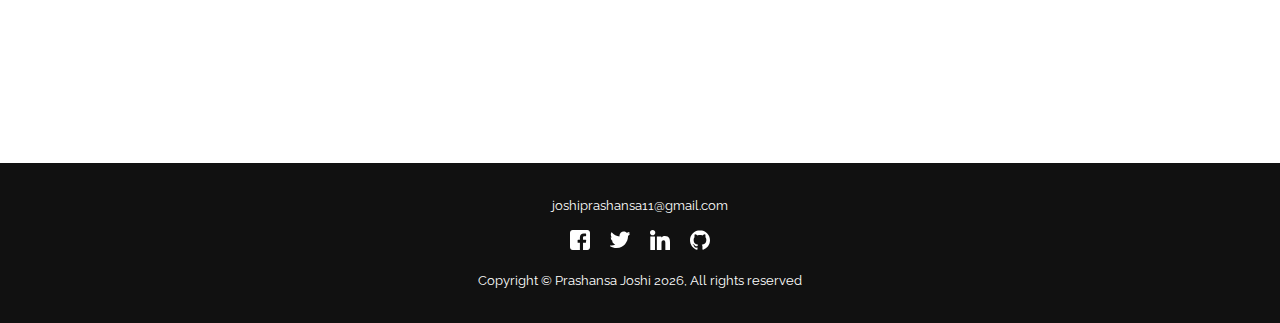
<file: connect.html>
<!DOCTYPE html>
<html lang="en">
  <head>
    <meta charset="UTF-8" />
    <meta http-equiv="X-UA-Compatible" content="IE=edge" />
    <meta name="viewport" content="width=device-width, initial-scale=1.0" />
    <title>Connect with Prashansa Joshi | DevOps Engineer</title>
    <meta name="description" content="Connect with Prashansa Joshi on various platforms - LinkedIn, GitHub, Twitter, AWS Community, and more." />
    
    <!-- Reuse your existing favicon links -->
    <link
      rel="apple-touch-icon"
      sizes="180x180"
      href="assets/favicon/apple-touch-icon.png"
    />
    <link
      rel="icon"
      type="image/png"
      sizes="16x16"
      href="/assets/favicon/favicon-16x16.png"
    />
    <link
      rel="icon"
      type="image/png"
      sizes="32x32"
      href="assets/favicon/favicon-32x32.png"
    />
    <link rel="icon" type="image/x-icon" href="assets/favicon/favicon.ico" />
    <link
      rel="stylesheet"
      href="https://use.fontawesome.com/releases/v5.15.4/css/all.css"
      integrity="sha384-DyZ88mC6Up2uqS4h/KRgHuoeGwBcD4Ng9SiP4dIRy0EXTlnuz47vAwmeGwVChigm"
      crossorigin="anonymous"
    />
    <link rel="stylesheet" href="css/style.css" />
    <link rel="stylesheet" href="css/utilities.css" />
    <style>
      /* Additional styles for connect page */
      .connect-hero {
        text-align: center;
        padding: 4rem 2rem;
        background: linear-gradient(135deg, #667eea 0%, #764ba2 100%);
        color: white;
      }
      
      .connect-container {
        max-width: 800px;
        margin: 3rem auto;
        padding: 0 2rem;
      }
      
      .connect-grid {
        display: grid;
        grid-template-columns: repeat(auto-fit, minmax(250px, 1fr));
        gap: 2rem;
        margin-top: 3rem;
      }
      
      .connect-card {
        background: var(--card-bg-color);
        border-radius: 10px;
        padding: 2rem;
        text-align: center;
        transition: transform 0.3s ease;
        box-shadow: 0 5px 15px rgba(0, 0, 0, 0.1);
      }
      
      .connect-card:hover {
        transform: translateY(-5px);
      }
      
      .connect-icon {
        font-size: 2.5rem;
        margin-bottom: 1rem;
        color: var(--color-primary);
      }
      
      .connect-card h3 {
        margin-bottom: 1rem;
        color: var(--color-text);
      }
      
      .connect-card p {
        color: var(--color-text-muted);
        margin-bottom: 1.5rem;
        font-size: 0.9rem;
      }

            /* Improved button styling for better visibility */
      .connect-btn {
        display: inline-block;
        padding: 0.9rem 1.8rem;
        background: linear-gradient(135deg, #667eea 0%, #764ba2 100%);
        color: white !important;
        text-decoration: none;
        border-radius: 8px;
        transition: all 0.3s ease;
        font-weight: 600;
        font-size: 1rem;
        border: none;
        cursor: pointer;
        letter-spacing: 0.5px;
        box-shadow: 0 4px 12px rgba(102, 126, 234, 0.3);
        position: relative;
        overflow: hidden;
        z-index: 1;
      }
      
      .connect-btn::before {
        content: '';
        position: absolute;
        top: 0;
        left: 0;
        width: 100%;
        height: 100%;
        background: linear-gradient(135deg, #5a6fd8 0%, #6a48a8 100%);
        z-index: -1;
        transition: opacity 0.3s ease;
        opacity: 0;
      }
      
      /* .connect-btn {
        display: inline-block;
        padding: 0.8rem 1.5rem;
        background: var(--color-primary);
        color: white;
        text-decoration: none;
        border-radius: 5px;
        transition: background 0.3s ease;
      } */
      
      .connect-btn:hover {
        background: var(--color-primary-dark);
      }
      
      .back-btn {
        display: inline-block;
        margin-top: 3rem;
        padding: 0.8rem 1.5rem;
        background: transparent;
        color: var(--color-primary);
        border: 2px solid var(--color-primary);
        text-decoration: none;
        border-radius: 5px;
        transition: all 0.3s ease;
      }
      
      .back-btn:hover {
        background: var(--color-primary);
        color: white;
      }

            .content-text {
        text-align: center;
        margin-bottom: 2rem;
      }
      
      .content-text h2 {
        font-size: 2.5rem;
        margin-bottom: 1rem;
        color: var(--color-text);
        background: linear-gradient(135deg, #667eea 0%, #764ba2 100%);
        -webkit-background-clip: text;
        -webkit-text-fill-color: transparent;
        background-clip: text;
      }
      
      .content-text p {
        font-size: 1.2rem;
        color: var(--color-text-muted);
        max-width: 600px;
        margin: 0 auto;
        line-height: 1.6;
      }
      
      /* Ensure button text is always visible */
      .connect-btn, .back-btn {
        color: white !important;
      }
      
      /* Dark mode adjustments */
      .dark .connect-card {
        border: 1px solid rgba(255, 255, 255, 0.05);
      }
      
      /* Responsive adjustments */
      @media (max-width: 768px) {
        .connect-grid {
          grid-template-columns: 1fr;
        }
        
        .content-text h2 {
          font-size: 2rem;
        }
        
        .connect-card {
          padding: 2rem 1.5rem;
        }
      }
    </style>
  </head>
  <body>
    <!-- Navbar (Same as index.html) -->
    <nav class="navbar">
      <div class="container">
        <h1 id="logo">
          <a href="index.html"
            ><img src="./assets/logo.png" alt="Prashansa Joshi"
          /></a>
        </h1>
        <ul class="nav-menu">
          <li><a class="nav-link" href="index.html">HOME</a></li>
          <li><a class="nav-link" href="index.html#projects">PROJECTS</a></li>
          <li><a class="nav-link" href="index.html#footer">CONTACT</a></li>
          <li><a class="nav-link" href="blog.html">BLOG</a></li>
          <!-- <li>
            <a
              class="nav-link btn btn-primary"
              href="assets/prashansajoshi_CV.pdf" target="_blank"
              >RESUME <i class="fas fa-arrow-right"></i
            ></a>
          </li> -->
          
          <div class="theme-switch">
            <input type="checkbox" id="switch" />
            <label class="toggle-icons" for="switch">
              <img class="moon" src="assets/moon.svg" />
              <img class="sun" src="assets/sun.svg" />
            </label>
          </div>
        </ul>
        <div class="hamburger">
          <span class="bar"></span>
          <span class="bar"></span>
          <span class="bar"></span>
        </div>
      </div>
    </nav>

    <!-- Hero Section for Connect Page -->
    <header class="connect-hero">
      <div class="container">
        <h1>Connect With Me</h1>
        <p>Let's connect and collaborate! Here are all the platforms where you can find me.</p>
      </div>
    </header>

    <!-- Connect Links Grid -->
    <section class="connect-container">
      <div class="content-text">
        <h2>My Digital Presence</h2>
        <p>I'm active on various platforms. Feel free to connect, follow, or reach out!</p>
      </div>

      <div class="connect-grid">
        <!-- LinkedIn -->
        <div class="connect-card">
          <div class="connect-icon">
            <i class="fab fa-linkedin"></i>
          </div>
          <h3>LinkedIn</h3>
          <p>Professional networking, career updates, and industry insights</p>
          <a href="https://www.linkedin.com/in/prashansa-joshi-268682230/" target="_blank" class="connect-btn">
            Connect on LinkedIn
          </a>
        </div>

        <!-- GitHub -->
        <div class="connect-card">
          <div class="connect-icon">
            <i class="fab fa-github"></i>
          </div>
          <h3>GitHub</h3>
          <p>My open-source projects, code repositories, and contributions</p>
          <a href="https://github.com/prashansajoshi" target="_blank" class="connect-btn">
            View My GitHub
          </a>
        </div>

        <!-- Twitter -->
        <div class="connect-card">
          <div class="connect-icon">
            <i class="fab fa-twitter"></i>
          </div>
          <h3>Twitter / X</h3>
          <p>Tech thoughts, DevOps tips, and community engagement</p>
          <a href="https://x.com/Prashansa_j11" target="_blank" class="connect-btn">
            Follow on Twitter
          </a>
        </div>

        <!-- AWS Community -->
        <div class="connect-card">
          <div class="connect-icon">
            <i class="fab fa-aws"></i>
          </div>
          <h3>AWS Community</h3>
          <p>AWS Community Builder profile, cloud resources, and AWS content</p>
          <a href="https://builder.aws.com/community/@prashansa" target="_blank" class="connect-btn">
            AWS Community
          </a>
        </div>

        <!-- Facebook -->
        <div class="connect-card">
          <div class="connect-icon">
            <i class="fab fa-facebook"></i>
          </div>
          <h3>Facebook</h3>
          <p>Personal updates and tech community interactions</p>
          <a href="https://www.facebook.com/prashansa.joshi.58" target="_blank" class="connect-btn">
            Connect on Facebook
          </a>
        </div>

        <!-- Email -->
        <div class="connect-card">
          <div class="connect-icon">
            <i class="fas fa-envelope"></i>
          </div>
          <h3>Email</h3>
          <p>For direct inquiries, collaborations, or professional discussions</p>
          <a href="mailto:joshiprashansa11@gmail.com" class="connect-btn">
            Send Email
          </a>
        </div>

        <!-- Blog -->
        <div class="connect-card">
          <div class="connect-icon">
            <i class="fas fa-blog"></i>
          </div>
          <h3>Technical Blog</h3>
          <p>Articles, tutorials, and insights on DevOps & Cloud</p>
          <a href="blog.html" class="connect-btn">
            Read My Blog
          </a>
        </div>

        <!-- Resume -->
        <div class="connect-card">
          <div class="connect-icon">
            <i class="fas fa-file-alt"></i>
          </div>
          <h3>Resume</h3>
          <p>My professional experience, skills, and qualifications</p>
          <a href="assets/prashansajoshi_CV.pdf" target="_blank" class="connect-btn">
            View Resume
          </a>
        </div>
      </div>

      <div style="text-align: center; margin-top: 3rem;">
        <a href="index.html" class="back-btn">
          <i class="fas fa-arrow-left"></i> Back to Home
        </a>
      </div>
    </section>

    <!-- Footer (Same as index.html) -->
    <footer id="footer">
      <div class="container">
        <a href="mailto:joshiprashansa11@gmail.com">joshiprashansa11@gmail.com</a>
        <div class="social">
          <a href="https://www.facebook.com/prashansa.joshi.58" target="_blank"><img src="./assets/facebook-icon.svg" alt="Facebook"/></a>
          <a href="https://x.com/Prashansa_j11" target="_blank"><img src="./assets/twitter-icon.svg" alt="Twitter" /></a>
          <a href="https://www.linkedin.com/in/prashansa-joshi-268682230/" target="_blank"><img src="./assets/linkedin-icon.svg" alt="Linkedin"/></a>
          <a href="https://github.com/prashansajoshi" target="_blank"><img src="./assets/github-icon.svg" alt="GitHub" /></a>
        </div>
        <div class="attribution">
          <a
            href="https://github.com/CommunityPro/portfolio-html"
            target="_blank"
            rel="noopener noreferrer"
          >
            <!-- <img
              src="https://user-images.githubusercontent.com/62628408/157202263-9174da24-b19a-4017-9b7c-a1d26ae8f014.svg"
              alt="attribution"
              width="150px"
            /> -->
          </a>
        </div>
        <p>Copyright &copy; Prashansa Joshi <span id="datee"></span>, All rights reserved</p>
      </div>
    </footer>

    <script src="js/script.js"></script>
  </body>
</html>
</file>
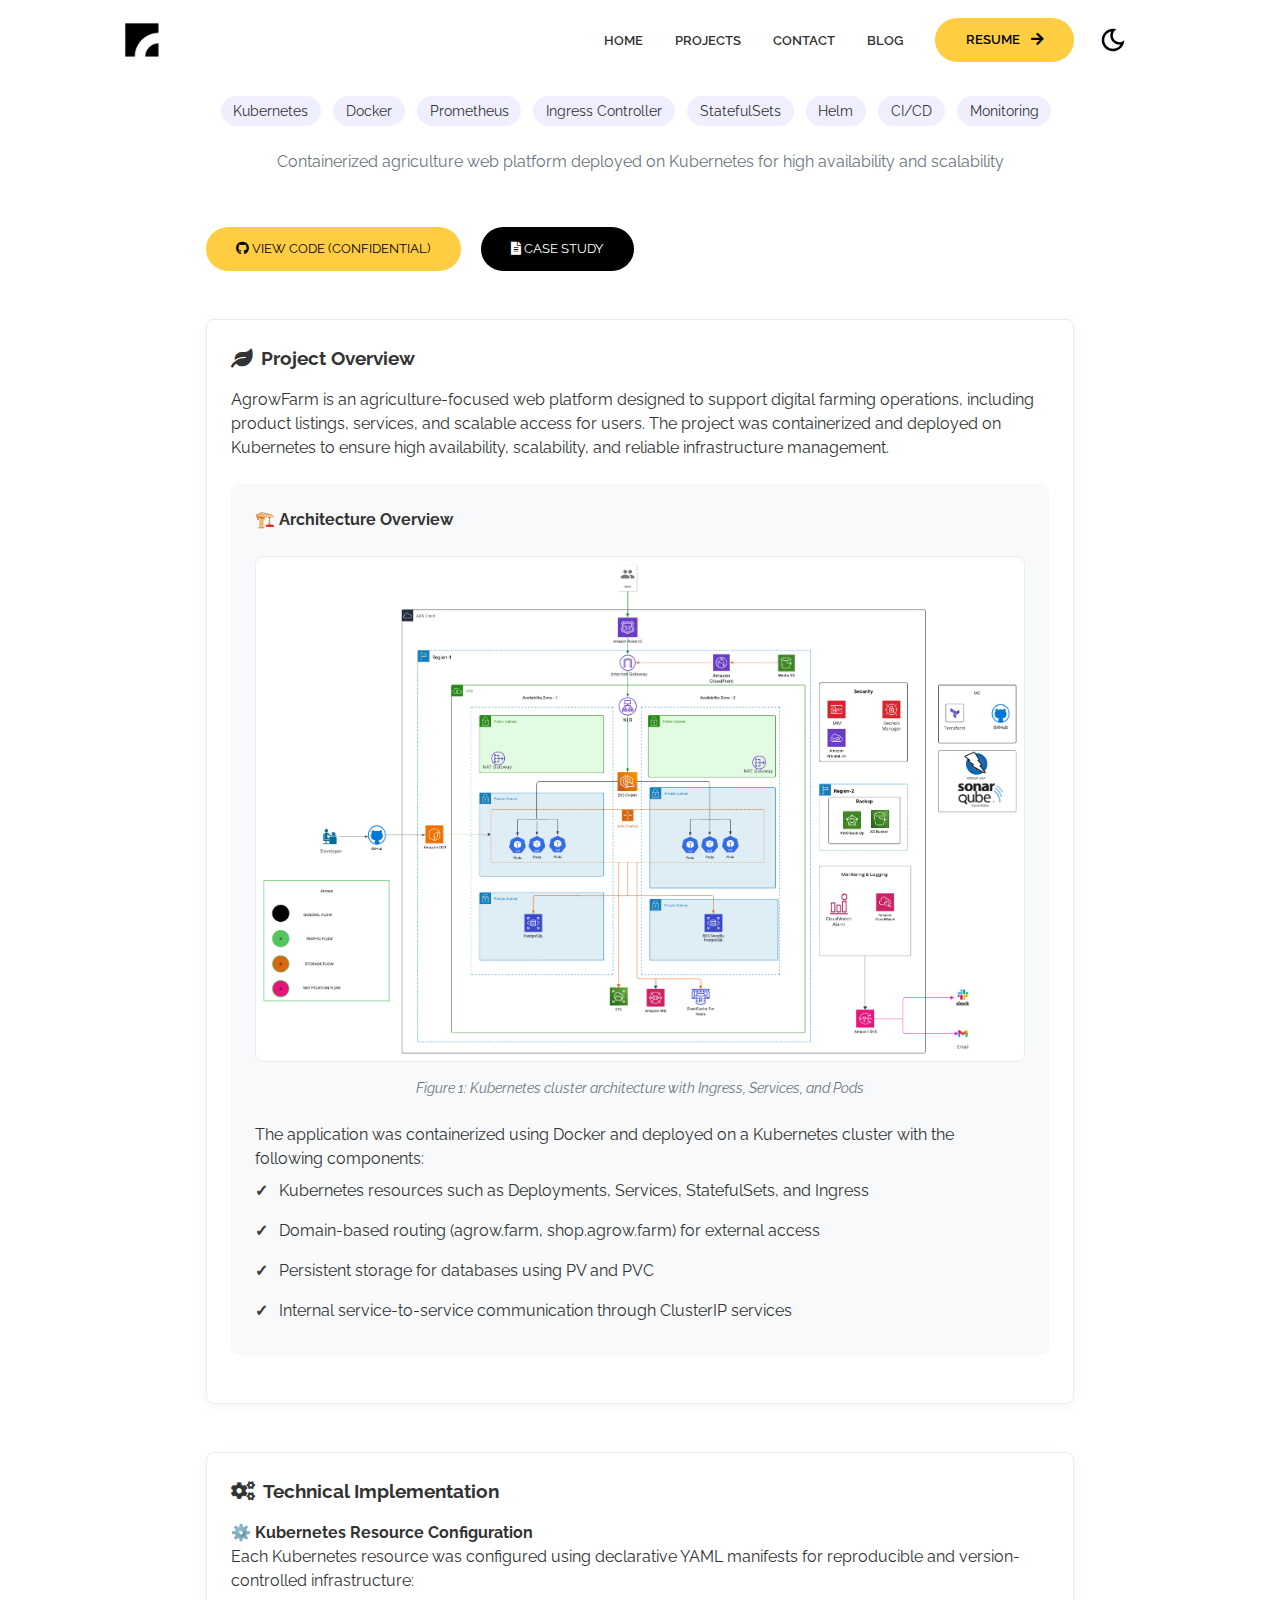
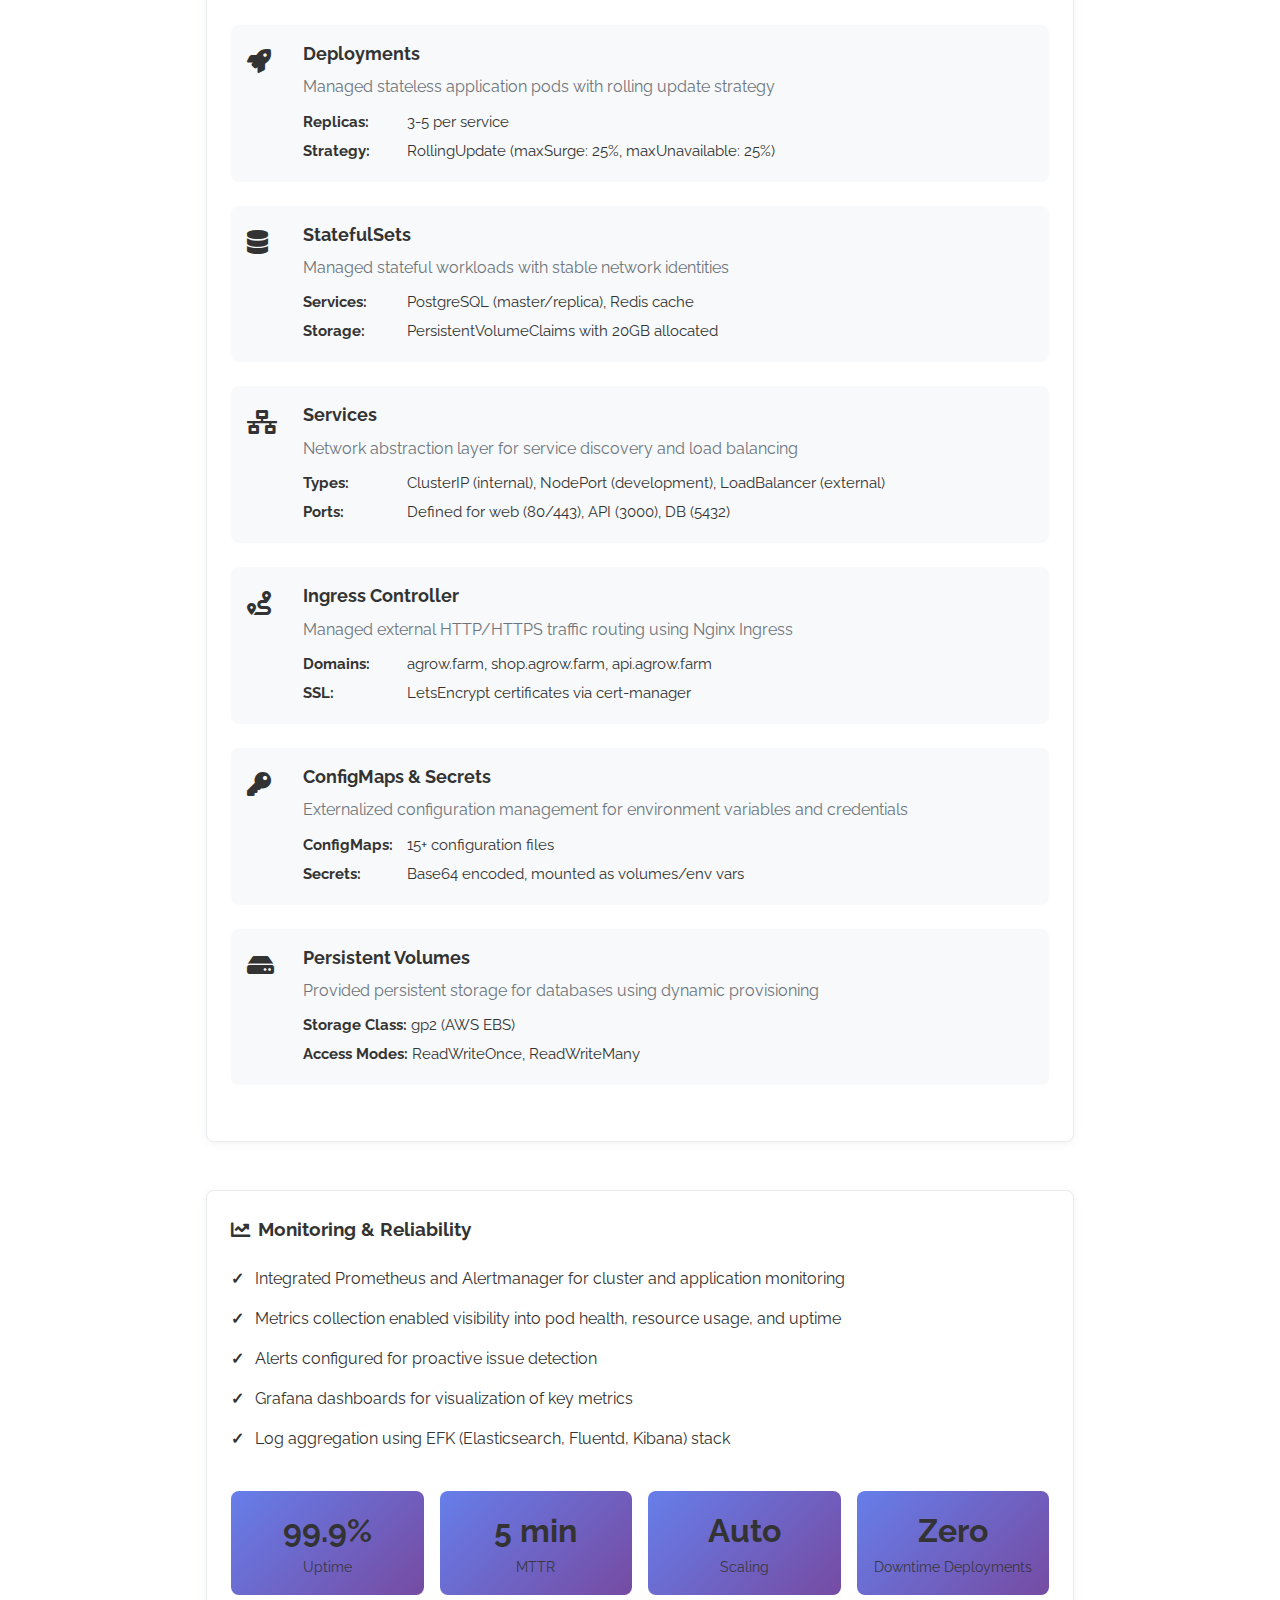
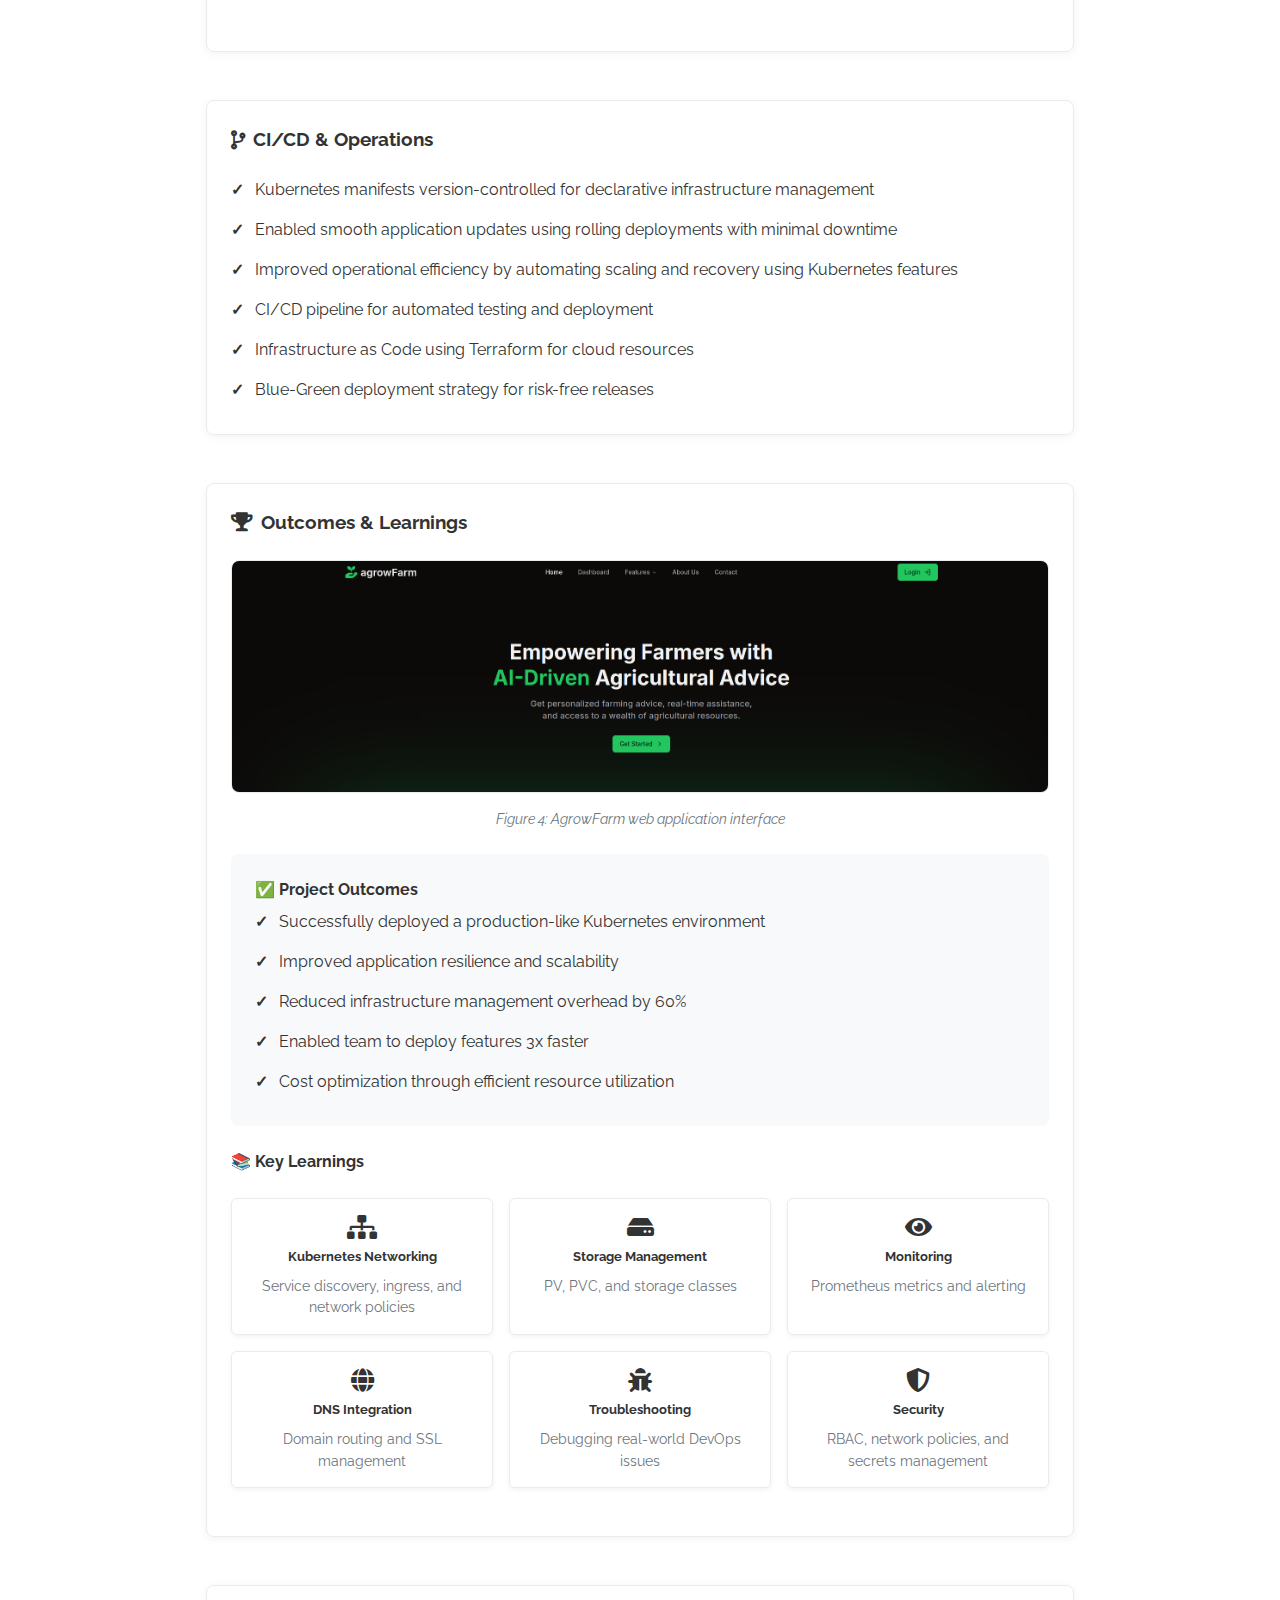
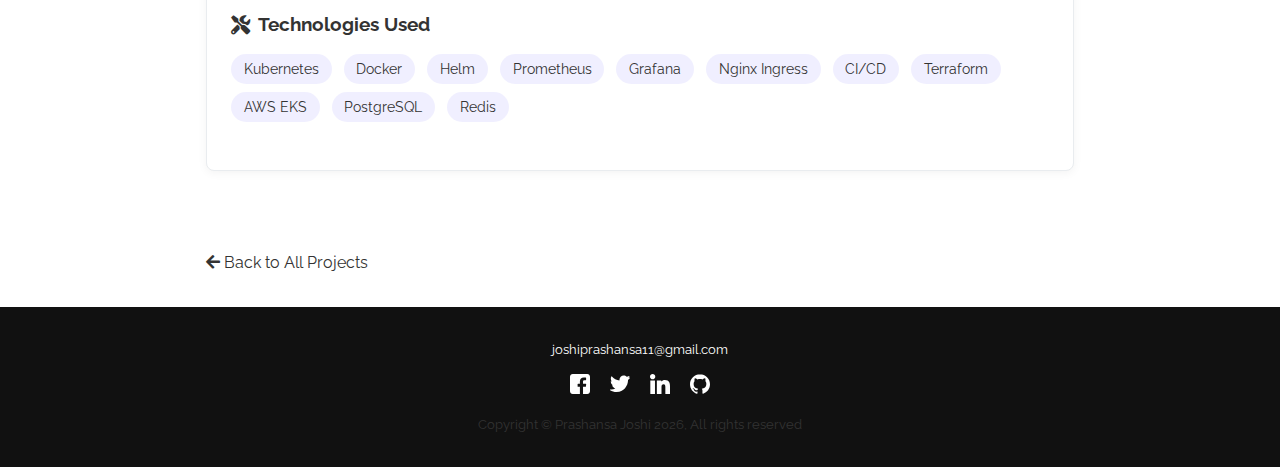
<file: projects/agrowfarm-kubernetes.html>
<!DOCTYPE html>
<html lang="en">
  <head>
    <meta charset="UTF-8" />
    <meta name="viewport" content="width=device-width, initial-scale=1.0" />
    <title>AgrowFarm on Kubernetes | Prashansa Joshi</title>
    <meta name="description" content="Containerized agriculture web platform deployed on Kubernetes for high availability and scalability" />
    <link rel="stylesheet" href="https://use.fontawesome.com/releases/v5.15.4/css/all.css" />
    <link rel="stylesheet" href="../css/style.css" />
    <link rel="stylesheet" href="../css/utilities.css" />
    <style>
      /* CSS Variables for both themes */
      :root {
        /* Light theme colors */
        --project-bg: #ffffff;
        --project-card-bg: #ffffff;
        --project-section-bg: #ffffff;
        --project-text: #333333;
        --project-text-muted: #6c757d;
        --project-border: #e9ecef;
        --project-shadow: rgba(0, 0, 0, 0.05);
        --project-light-bg: #f8f9fa;
        --project-metric-gradient: linear-gradient(135deg, #667eea 0%, #764ba2 100%);
      }

      /* Dark theme - applied when body has dark-mode class */
      body.dark-mode {
        /* Dark theme colors */
        --project-bg: #1a1a1a;
        --project-card-bg: #2d2d2d;
        --project-section-bg: #2d2d2d;
        --project-text: #e0e0e0;
        --project-text-muted: #a0a0a0;
        --project-border: #404040;
        --project-shadow: rgba(0, 0, 0, 0.3);
        --project-light-bg: #3d3d3d;
        --project-metric-gradient: linear-gradient(135deg, #4c51bf 0%, #6b46c1 100%);
      }

      /* Apply the variables to elements */
      body {
        background-color: var(--project-bg);
        color: var(--project-text);
        transition: background-color 0.3s ease, color 0.3s ease;
      }

      .project-detail {
        max-width: 900px;
        margin: 2rem auto;
        padding: 0 1rem;
      }
      
      .project-header {
        text-align: center;
        margin-bottom: 3rem;
      }
      
      .project-tags {
        margin: 1rem 0;
      }
      
      .project-tag {
        display: inline-block;
        background: rgba(108, 99, 255, 0.1);
        color: var(--color-primary);
        padding: 0.3rem 0.8rem;
        border-radius: 15px;
        font-size: 0.85rem;
        margin-right: 0.5rem;
        margin-bottom: 0.5rem;
      }
      
      .project-links {
        margin: 2rem 0;
      }
      
      .btn-project {
        display: inline-block;
        margin-right: 1rem;
        margin-bottom: 1rem;
      }
      
      .back-link {
        display: inline-block;
        margin-top: 2rem;
        color: var(--color-primary);
        text-decoration: none;
      }
      
      .back-link:hover {
        text-decoration: underline;
      }
      
      .project-section {
        margin-bottom: 3rem;
        padding: 1.5rem;
        background: var(--project-section-bg);
        border-radius: 8px;
        box-shadow: 0 2px 10px var(--project-shadow);
        border: 1px solid var(--project-border);
        transition: all 0.3s ease;
      }
      
      .project-section h3 {
        color: var(--color-primary);
        margin-bottom: 1rem;
        display: flex;
        align-items: center;
        gap: 0.5rem;
      }
      
      .project-section h3 i {
        font-size: 1.2rem;
      }
      
      .architecture-diagram {
        background: var(--project-light-bg);
        padding: 1.5rem;
        border-radius: 8px;
        margin: 1.5rem 0;
        border-left: 4px solid var(--color-primary);
        transition: all 0.3s ease;
      }
      
      /* Image styling */
      .project-hero-image {
        margin: 2rem 0;
        text-align: center;
      }
      
      .project-main-image {
        width: 100%;
        max-height: 400px;
        object-fit: cover;
        border-radius: 8px;
        box-shadow: 0 5px 15px var(--project-shadow);
      }
      
      .project-image {
        margin: 1.5rem 0;
      }
      
      .project-image img {
        width: 100%;
        border-radius: 8px;
        border: 1px solid var(--project-border);
      }
      
      .image-caption {
        text-align: center;
        font-style: italic;
        color: var(--project-text-muted);
        font-size: 0.9rem;
        margin-top: 0.5rem;
      }
      
      .tech-grid {
        display: grid;
        grid-template-columns: repeat(auto-fill, minmax(200px, 1fr));
        gap: 1rem;
        margin: 1.5rem 0;
      }
      
      .tech-item {
        background: var(--project-card-bg);
        padding: 1rem;
        border-radius: 6px;
        text-align: center;
        box-shadow: 0 2px 5px var(--project-shadow);
        border: 1px solid var(--project-border);
        transition: all 0.3s ease;
      }
      
      .tech-item i {
        font-size: 1.5rem;
        color: var(--color-primary);
        margin-bottom: 0.5rem;
      }
      
      .tech-item h5 {
        color: var(--project-text);
        margin-bottom: 0.5rem;
      }
      
      .tech-item p {
        color: var(--project-text-muted);
        font-size: 0.9rem;
      }
      
      .outcome-metrics {
        display: grid;
        grid-template-columns: repeat(auto-fit, minmax(150px, 1fr));
        gap: 1rem;
        margin: 2rem 0;
      }
      
      .metric {
        text-align: center;
        padding: 1rem;
        background: var(--project-metric-gradient);
        color: white;
        border-radius: 8px;
      }
      
      .metric .number {
        font-size: 2rem;
        font-weight: bold;
        display: block;
      }
      
      .metric .label {
        font-size: 0.9rem;
        opacity: 0.9;
      }
      
      .key-points {
        list-style: none;
        padding-left: 0;
      }
      
      .key-points li {
        padding: 0.5rem 0;
        padding-left: 1.5rem;
        position: relative;
        color: var(--project-text);
      }
      
      .key-points li:before {
        content: "✓";
        position: absolute;
        left: 0;
        color: var(--color-primary);
        font-weight: bold;
      }
      
      /* Implementation points styling */
      .implementation-points {
        margin: 2rem 0;
      }
      
      .point-item {
        display: flex;
        align-items: flex-start;
        margin-bottom: 1.5rem;
        padding: 1rem;
        background: var(--project-light-bg);
        border-radius: 8px;
        border-left: 4px solid var(--color-primary);
        transition: all 0.3s ease;
      }
      
      .point-icon {
        font-size: 1.5rem;
        color: var(--color-primary);
        margin-right: 1rem;
        margin-top: 0.5rem;
        min-width: 40px;
      }
      
      .point-content h5 {
        color: var(--project-text);
        margin-bottom: 0.5rem;
        font-size: 1.1rem;
      }
      
      .point-content > p {
        color: var(--project-text-muted);
        margin-bottom: 0.5rem;
        line-height: 1.5;
      }
      
      .point-content ul {
        list-style: none;
        padding-left: 0;
        margin-top: 0.5rem;
      }
      
      .point-content li {
        padding: 0.2rem 0;
        color: var(--project-text);
        font-size: 0.95rem;
      }
      
      .point-content strong {
        color: var(--color-primary);
        min-width: 100px;
        display: inline-block;
      }

      /* Ensure text is visible in both modes */
      p, h1, h2, h3, h4, h5, h6, li, span, a:not(.btn) {
        color: var(--project-text);
      }
      
      .subtitle {
        color: var(--project-text-muted);
      }

      /* Responsive fixes */
      @media (max-width: 768px) {
        .project-detail {
          padding: 0 0.5rem;
        }
        
        .project-section {
          padding: 1rem;
        }
        
        .tech-grid {
          grid-template-columns: repeat(auto-fill, minmax(150px, 1fr));
        }
        
        .outcome-metrics {
          grid-template-columns: repeat(2, 1fr);
        }
      }
    </style>
  </head>
  <body>
    <!-- Navbar -->
    <nav class="navbar">
      <div class="container">
        <h1 id="logo">
          <a href="../index.html"><img src="../assets/logo.png" alt="Prashansa Joshi" /></a>
        </h1>
        <ul class="nav-menu">
          <li><a class="nav-link" href="../index.html">HOME</a></li>
          <li><a class="nav-link" href="../index.html#projects">PROJECTS</a></li>
          <li><a class="nav-link" href="../index.html#footer">CONTACT</a></li>
          <li><a class="nav-link" href="../blog.html">BLOG</a></li>
          <li><a class="nav-link btn btn-primary" href="#">RESUME <i class="fas fa-arrow-right"></i></a></li>
          <div class="theme-switch">
            <input type="checkbox" id="switch" />
            <label class="toggle-icons" for="switch">
              <img class="moon" src="../assets/moon.svg" />
              <img class="sun" src="../assets/sun.svg" />
            </label>
          </div>
        </ul>
        <div class="hamburger">
          <span class="bar"></span>
          <span class="bar"></span>
          <span class="bar"></span>
        </div>
      </div>
    </nav>

    <main class="project-detail">
      <header class="project-header">
        <h1>AgrowFarm on Kubernetes</h1>
        <div class="project-tags">
          <span class="project-tag">Kubernetes</span>
          <span class="project-tag">Docker</span>
          <span class="project-tag">Prometheus</span>
          <span class="project-tag">Ingress Controller</span>
          <span class="project-tag">StatefulSets</span>
          <span class="project-tag">Helm</span>
          <span class="project-tag">CI/CD</span>
          <span class="project-tag">Monitoring</span>
        </div>
        <p class="subtitle">Containerized agriculture web platform deployed on Kubernetes for high availability and scalability</p>
      </header>

      <!-- HERO/BANNER IMAGE -->
      <div class="project-hero-image">
        <!-- <img src="../assets/project/agrowfarm-banner.jpg" alt="AgrowFarm Kubernetes Architecture" class="project-main-image"> -->
        <!-- <p class="image-caption">AgrowFarm Kubernetes Deployment Architecture</p> -->
      </div>

      <div class="project-links">
        <a href="#" class="btn btn-primary btn-project">
          <i class="fab fa-github"></i> View Code (Confidential)
        </a>
        <a href="#" class="btn btn-secondary btn-project">
          <i class="fas fa-file-alt"></i> Case Study
        </a>
      </div>

      <!-- Project Overview -->
      <section class="project-section">
        <h3><i class="fas fa-leaf"></i> Project Overview</h3>
        <p>AgrowFarm is an agriculture-focused web platform designed to support digital farming operations, including product listings, services, and scalable access for users. The project was containerized and deployed on Kubernetes to ensure high availability, scalability, and reliable infrastructure management.</p>
        
        <div class="architecture-diagram">
          <h4>🏗️ Architecture Overview</h4>
          
          <!-- ARCHITECTURE DIAGRAM IMAGE -->
          <div class="project-image">
            <img src="../assets/project/AgrowFarm.png" alt="AgrowFarm Architecture Diagram">
            <p class="image-caption">Figure 1: Kubernetes cluster architecture with Ingress, Services, and Pods</p>
          </div>
          
          <p>The application was containerized using Docker and deployed on a Kubernetes cluster with the following components:</p>
          <ul class="key-points">
            <li>Kubernetes resources such as Deployments, Services, StatefulSets, and Ingress</li>
            <li>Domain-based routing (agrow.farm, shop.agrow.farm) for external access</li>
            <li>Persistent storage for databases using PV and PVC</li>
            <li>Internal service-to-service communication through ClusterIP services</li>
          </ul>
        </div>
      </section>

      <!-- Technical Implementation -->
      <section class="project-section">
        <h3><i class="fas fa-cogs"></i> Technical Implementation</h3>
        
        <h4>⚙️ Kubernetes Resource Configuration</h4>
        <p>Each Kubernetes resource was configured using declarative YAML manifests for reproducible and version-controlled infrastructure:</p>
        
        <div class="implementation-points">
          <div class="point-item">
            <i class="fas fa-rocket point-icon"></i>
            <div class="point-content">
              <h5>Deployments</h5>
              <p>Managed stateless application pods with rolling update strategy</p>
              <ul>
                <li><strong>Replicas:</strong> 3-5 per service</li>
                <li><strong>Strategy:</strong> RollingUpdate (maxSurge: 25%, maxUnavailable: 25%)</li>
              </ul>
            </div>
          </div>
          
          <div class="point-item">
            <i class="fas fa-database point-icon"></i>
            <div class="point-content">
              <h5>StatefulSets</h5>
              <p>Managed stateful workloads with stable network identities</p>
              <ul>
                <li><strong>Services:</strong> PostgreSQL (master/replica), Redis cache</li>
                <li><strong>Storage:</strong> PersistentVolumeClaims with 20GB allocated</li>
              </ul>
            </div>
          </div>
          
          <div class="point-item">
            <i class="fas fa-network-wired point-icon"></i>
            <div class="point-content">
              <h5>Services</h5>
              <p>Network abstraction layer for service discovery and load balancing</p>
              <ul>
                <li><strong>Types:</strong> ClusterIP (internal), NodePort (development), LoadBalancer (external)</li>
                <li><strong>Ports:</strong> Defined for web (80/443), API (3000), DB (5432)</li>
              </ul>
            </div>
          </div>
          
          <div class="point-item">
            <i class="fas fa-route point-icon"></i>
            <div class="point-content">
              <h5>Ingress Controller</h5>
              <p>Managed external HTTP/HTTPS traffic routing using Nginx Ingress</p>
              <ul>
                <li><strong>Domains:</strong> agrow.farm, shop.agrow.farm, api.agrow.farm</li>
                <li><strong>SSL:</strong> LetsEncrypt certificates via cert-manager</li>
              </ul>
            </div>
          </div>
          
          <div class="point-item">
            <i class="fas fa-key point-icon"></i>
            <div class="point-content">
              <h5>ConfigMaps & Secrets</h5>
              <p>Externalized configuration management for environment variables and credentials</p>
              <ul>
                <li><strong>ConfigMaps:</strong> 15+ configuration files</li>
                <li><strong>Secrets:</strong> Base64 encoded, mounted as volumes/env vars</li>
              </ul>
            </div>
          </div>
          
          <div class="point-item">
            <i class="fas fa-hdd point-icon"></i>
            <div class="point-content">
              <h5>Persistent Volumes</h5>
              <p>Provided persistent storage for databases using dynamic provisioning</p>
              <ul>
                <li><strong>Storage Class:</strong> gp2 (AWS EBS)</li>
                <li><strong>Access Modes:</strong> ReadWriteOnce, ReadWriteMany</li>
              </ul>
            </div>
          </div>
        </div>
      </section>

      <!-- Monitoring & Reliability -->
      <section class="project-section">
        <h3><i class="fas fa-chart-line"></i> Monitoring & Reliability</h3>
        
        <ul class="key-points">
          <li>Integrated Prometheus and Alertmanager for cluster and application monitoring</li>
          <li>Metrics collection enabled visibility into pod health, resource usage, and uptime</li>
          <li>Alerts configured for proactive issue detection</li>
          <li>Grafana dashboards for visualization of key metrics</li>
          <li>Log aggregation using EFK (Elasticsearch, Fluentd, Kibana) stack</li>
        </ul>
        
        <div class="outcome-metrics">
          <div class="metric">
            <span class="number">99.9%</span>
            <span class="label">Uptime</span>
          </div>
          <div class="metric">
            <span class="number">5 min</span>
            <span class="label">MTTR</span>
          </div>
          <div class="metric">
            <span class="number">Auto</span>
            <span class="label">Scaling</span>
          </div>
          <div class="metric">
            <span class="number">Zero</span>
            <span class="label">Downtime Deployments</span>
          </div>
        </div>
      </section>

      <!-- CI/CD & Operations -->
      <section class="project-section">
        <h3><i class="fas fa-code-branch"></i> CI/CD & Operations</h3>
        
        <ul class="key-points">
          <li>Kubernetes manifests version-controlled for declarative infrastructure management</li>
          <li>Enabled smooth application updates using rolling deployments with minimal downtime</li>
          <li>Improved operational efficiency by automating scaling and recovery using Kubernetes features</li>
          <li>CI/CD pipeline for automated testing and deployment</li>
          <li>Infrastructure as Code using Terraform for cloud resources</li>
          <li>Blue-Green deployment strategy for risk-free releases</li>
        </ul>
      </section>

      <!-- Outcomes & Learnings -->
      <section class="project-section">
        <h3><i class="fas fa-trophy"></i> Outcomes & Learnings</h3>
        
        <!-- APPLICATION SCREENSHOT -->
        <div class="project-image">
          <img src="../assets/project/agrowfarm-app.png" alt="AgrowFarm Application">
          <p class="image-caption">Figure 4: AgrowFarm web application interface</p>
        </div>
        
        <div class="architecture-diagram">
          <h4>✅ Project Outcomes</h4>
          <ul class="key-points">
            <li>Successfully deployed a production-like Kubernetes environment</li>
            <li>Improved application resilience and scalability</li>
            <li>Reduced infrastructure management overhead by 60%</li>
            <li>Enabled team to deploy features 3x faster</li>
            <li>Cost optimization through efficient resource utilization</li>
          </ul>
        </div>
        
        <h4>📚 Key Learnings</h4>
        <div class="tech-grid">
          <div class="tech-item">
            <i class="fas fa-sitemap"></i>
            <h5>Kubernetes Networking</h5>
            <p>Service discovery, ingress, and network policies</p>
          </div>
          <div class="tech-item">
            <i class="fas fa-hdd"></i>
            <h5>Storage Management</h5>
            <p>PV, PVC, and storage classes</p>
          </div>
          <div class="tech-item">
            <i class="fas fa-eye"></i>
            <h5>Monitoring</h5>
            <p>Prometheus metrics and alerting</p>
          </div>
          <div class="tech-item">
            <i class="fas fa-globe"></i>
            <h5>DNS Integration</h5>
            <p>Domain routing and SSL management</p>
          </div>
          <div class="tech-item">
            <i class="fas fa-bug"></i>
            <h5>Troubleshooting</h5>
            <p>Debugging real-world DevOps issues</p>
          </div>
          <div class="tech-item">
            <i class="fas fa-shield-alt"></i>
            <h5>Security</h5>
            <p>RBAC, network policies, and secrets management</p>
          </div>
        </div>
      </section>

      <!-- Technologies Used -->
      <section class="project-section">
        <h3><i class="fas fa-tools"></i> Technologies Used</h3>
        <div class="project-tags">
          <span class="project-tag">Kubernetes</span>
          <span class="project-tag">Docker</span>
          <span class="project-tag">Helm</span>
          <span class="project-tag">Prometheus</span>
          <span class="project-tag">Grafana</span>
          <span class="project-tag">Nginx Ingress</span>
          <span class="project-tag">CI/CD</span>
          <span class="project-tag">Terraform</span>
          <span class="project-tag">AWS EKS</span>
          <span class="project-tag">PostgreSQL</span>
          <span class="project-tag">Redis</span>
        </div>
      </section>

      <a href="../index.html#projects" class="back-link">
        <i class="fas fa-arrow-left"></i> Back to All Projects
      </a>
    </main>

    <!-- Footer -->
    <footer id="footer">
      <div class="container">
        <a href="mailto:joshiprashansa11@gmail.com">joshiprashansa11@gmail.com</a>
        <div class="social">
          <a href="https://www.facebook.com/prashansa.joshi.58" target="_blank"><img src="../assets/facebook-icon.svg" alt="Facebook"/></a>
          <a href="https://x.com/Prashansa_j11" target="_blank"><img src="../assets/twitter-icon.svg" alt="Twitter" /></a>
          <a href="https://www.linkedin.com/in/prashansa-joshi-268682230/" target="_blank"><img src="../assets/linkedin-icon.svg" alt="Linkedin"/></a>
          <a href="https://github.com/prashansajoshi" target="_blank"><img src="../assets/github-icon.svg" alt="GitHub" /></a>
        </div>
        <p>Copyright &copy; Prashansa Joshi <span id="datee"></span>, All rights reserved</p>
      </div>
    </footer>

    <script src="../js/script.js"></script>
    
    <!-- Enhanced theme toggle script -->
    <script>
      // Wait for DOM to be fully loaded
      document.addEventListener('DOMContentLoaded', function() {
        const themeSwitch = document.getElementById('switch');
        
        if (themeSwitch) {
          // Check for saved theme preference or system preference
          const savedTheme = localStorage.getItem('theme');
          const systemPrefersDark = window.matchMedia('(prefers-color-scheme: dark)').matches;
          
          // Set initial theme
          if (savedTheme === 'dark' || (!savedTheme && systemPrefersDark)) {
            document.body.classList.add('dark-mode');
            themeSwitch.checked = true;
          }
          
          // Toggle theme when switch is clicked
          themeSwitch.addEventListener('change', function() {
            if (this.checked) {
              document.body.classList.add('dark-mode');
              localStorage.setItem('theme', 'dark');
            } else {
              document.body.classList.remove('dark-mode');
              localStorage.setItem('theme', 'light');
            }
          });
        }
        
        // Update current year in footer
        const yearSpan = document.getElementById('datee');
        if (yearSpan) {
          yearSpan.textContent = new Date().getFullYear();
        }
      });
    </script>
  </body>
</html>
</file>
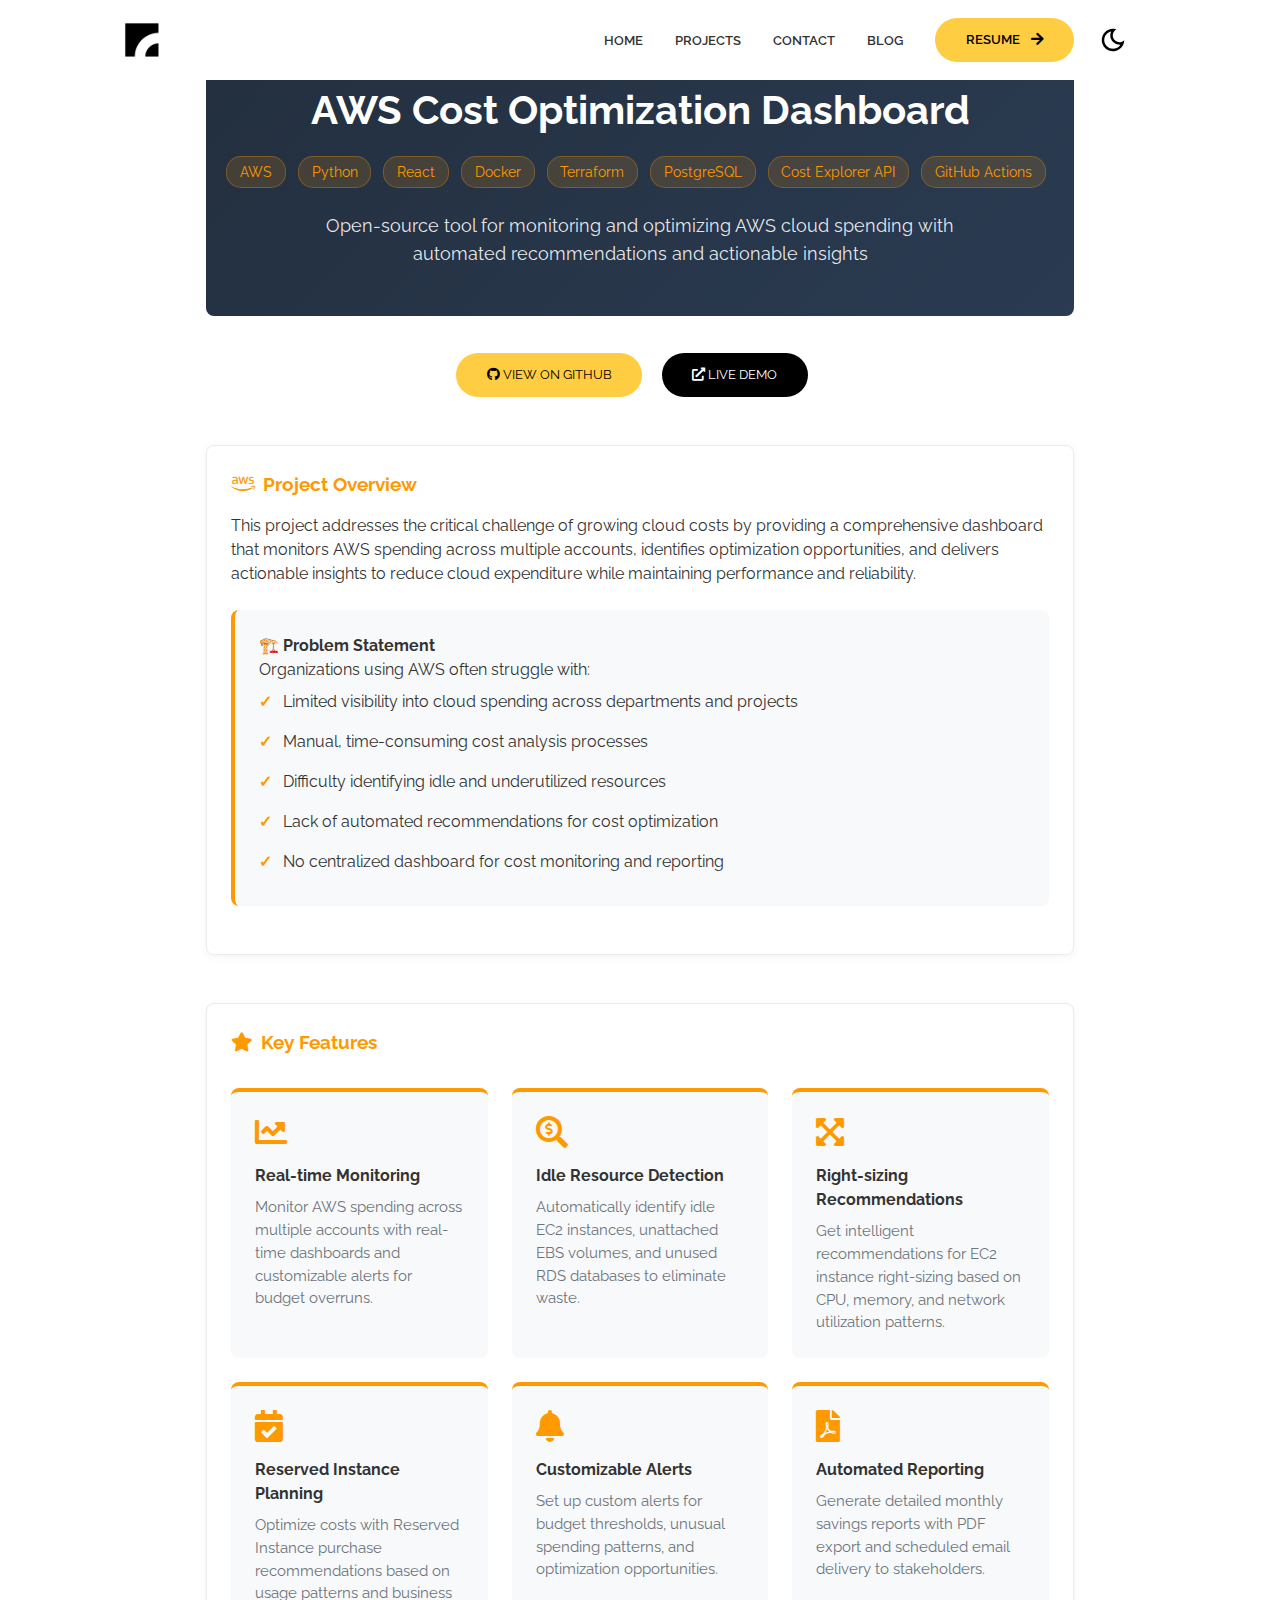
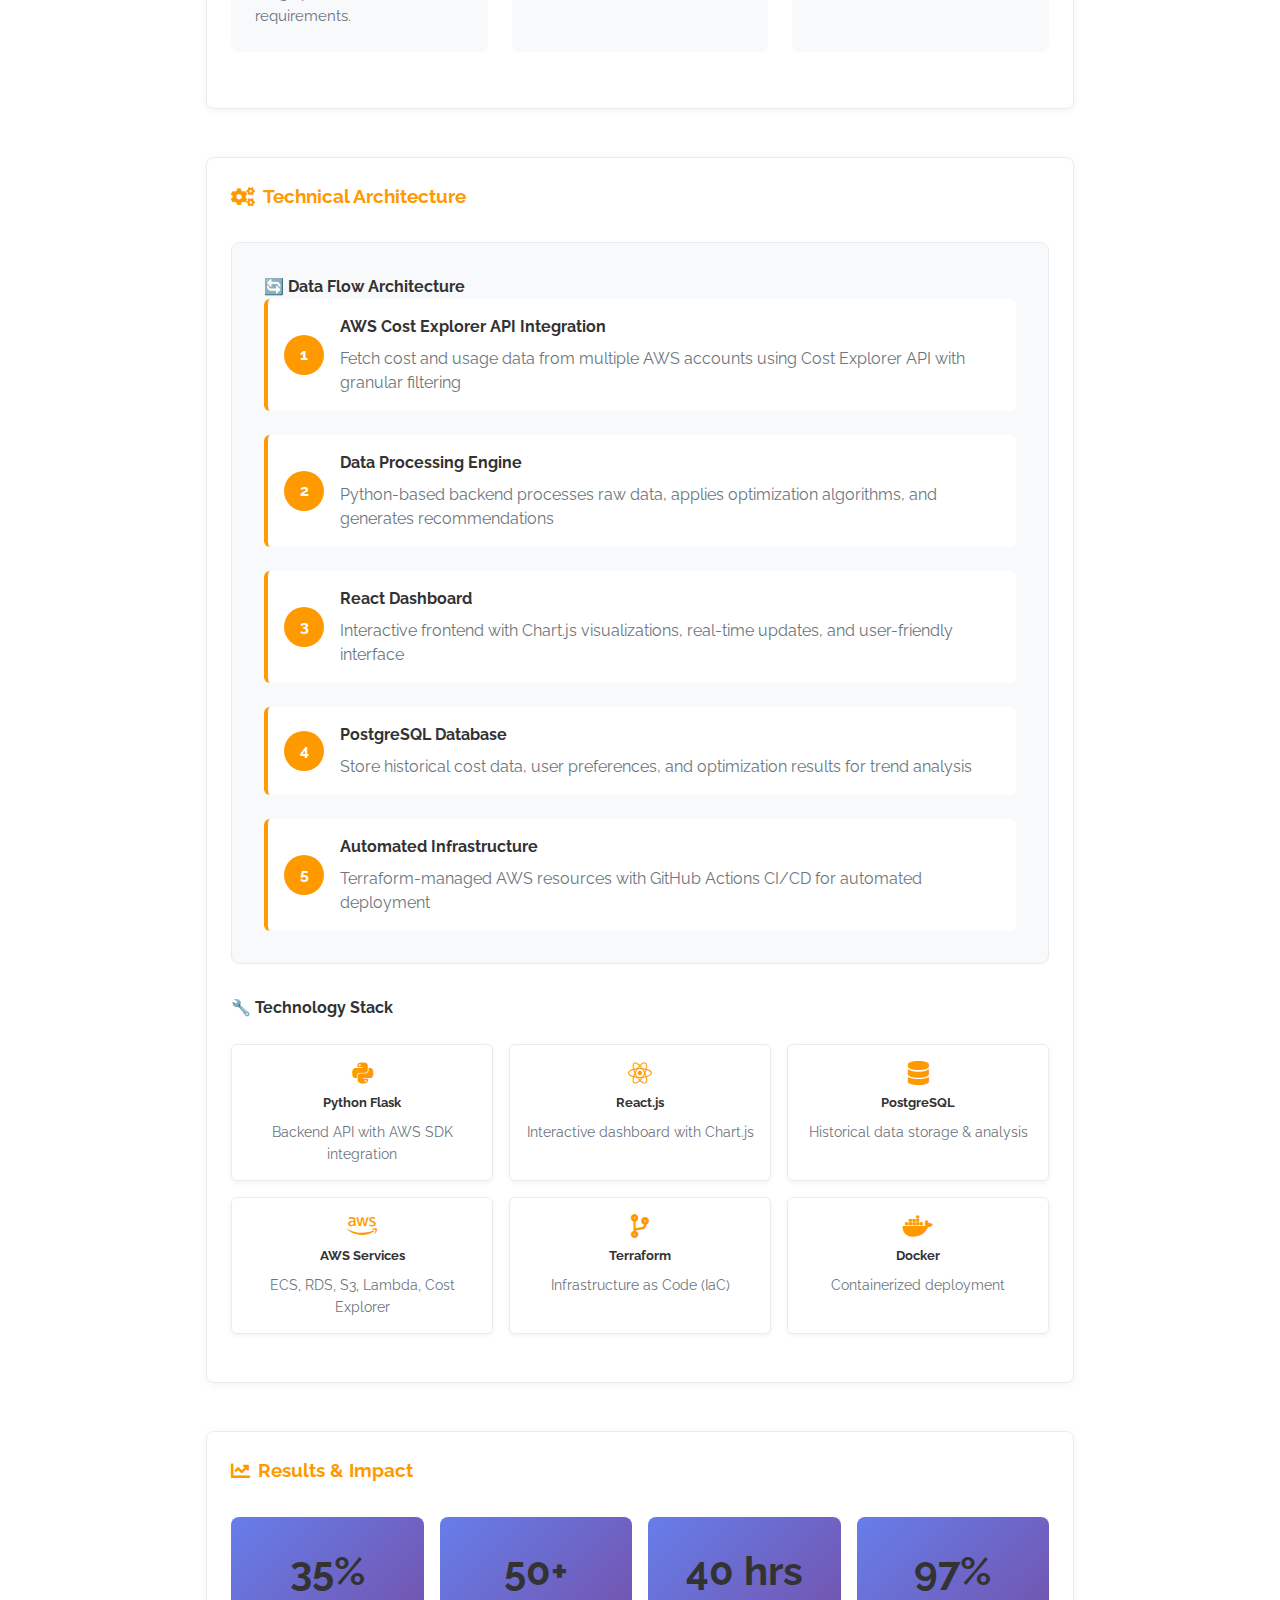
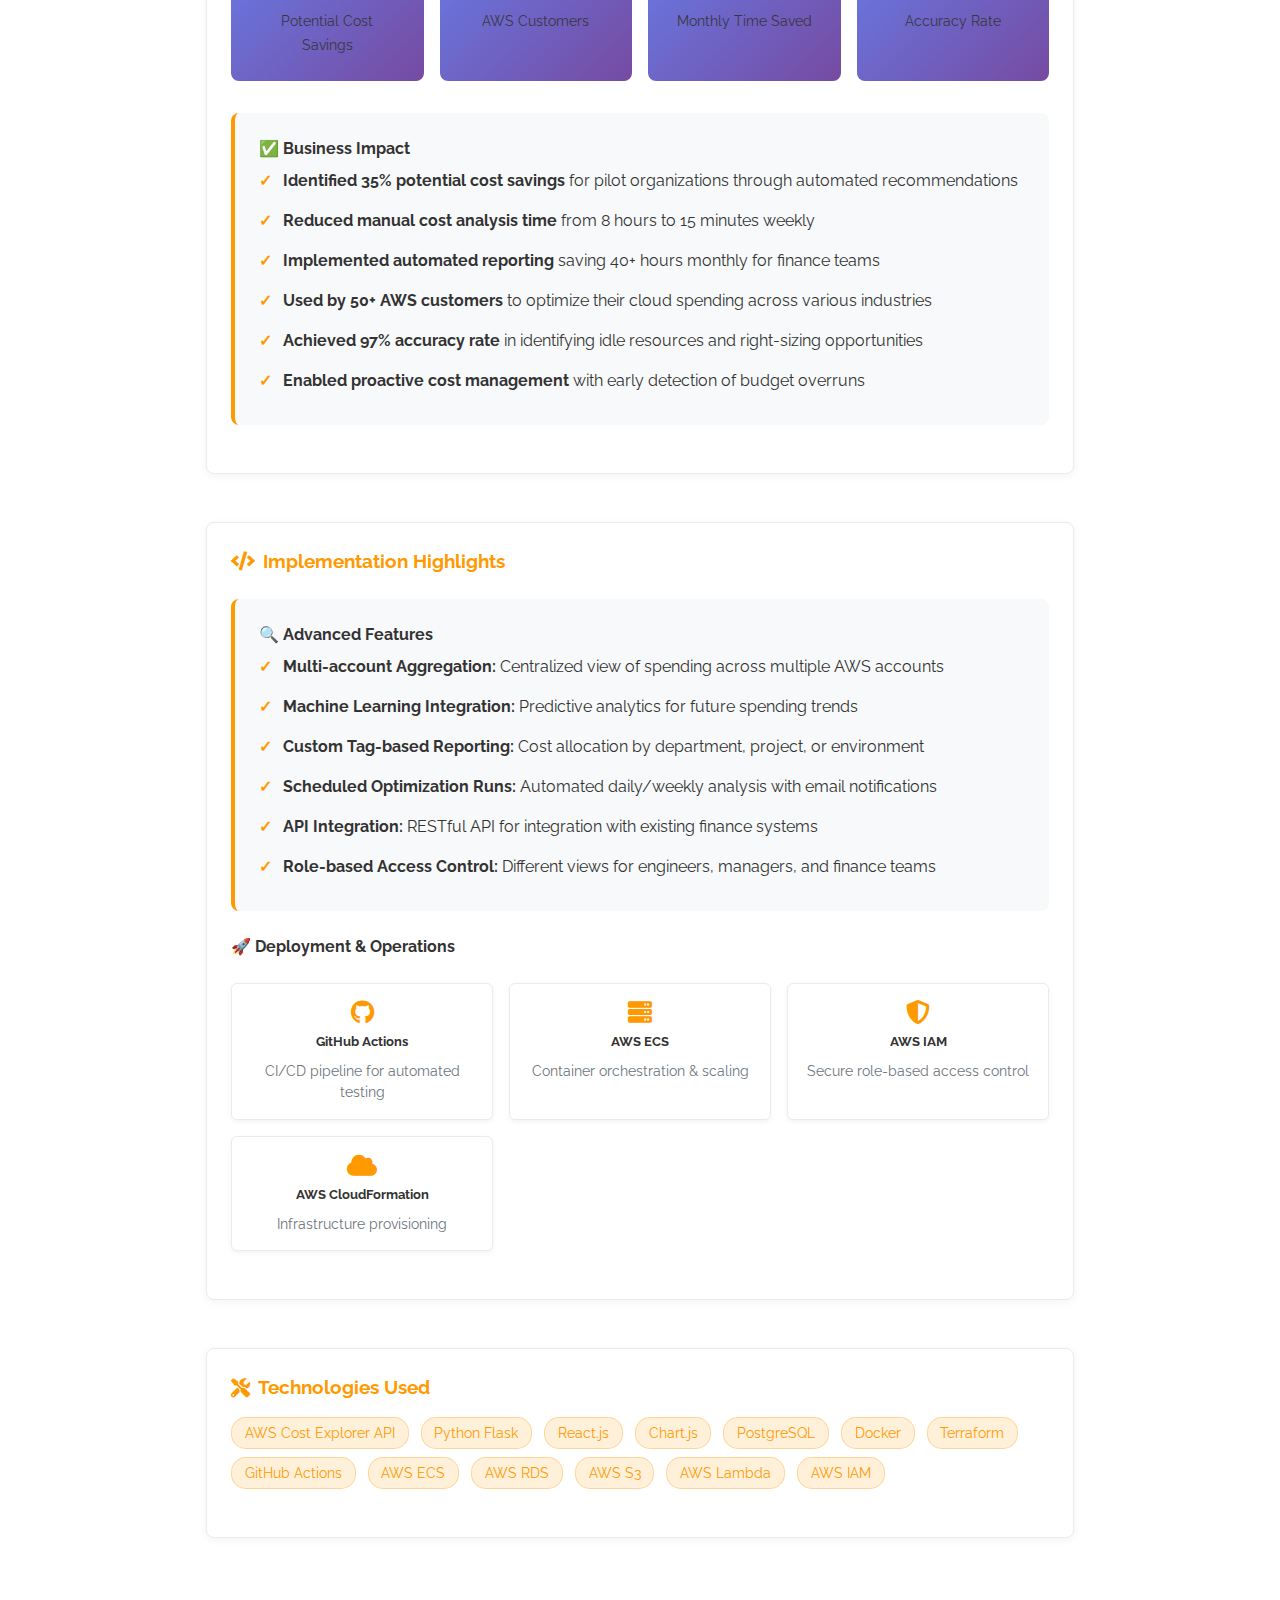
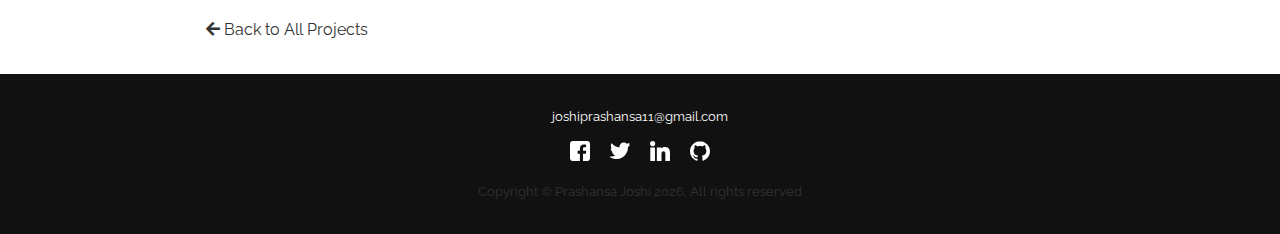
<file: projects/aws-cost-optimizer.html>
<!DOCTYPE html>
<html lang="en">
  <head>
    <meta charset="UTF-8" />
    <meta name="viewport" content="width=device-width, initial-scale=1.0" />
    <title>AWS Cost Optimization Dashboard | Prashansa Joshi</title>
    <meta name="description" content="Open-source tool for monitoring and optimizing AWS cloud spending with automated recommendations" />
    <link rel="stylesheet" href="https://use.fontawesome.com/releases/v5.15.4/css/all.css" />
    <link rel="stylesheet" href="../css/style.css" />
    <link rel="stylesheet" href="../css/utilities.css" />
    <style>
      /* CSS Variables for Theme Support */
      :root {
        /* Light theme colors */
        --project-bg: #ffffff;
        --project-card-bg: #ffffff;
        --project-section-bg: #ffffff;
        --project-text: #333333;
        --project-text-muted: #6c757d;
        --project-border: #e9ecef;
        --project-shadow: rgba(0, 0, 0, 0.05);
        --project-light-bg: #f8f9fa;
        --project-metric-gradient: linear-gradient(135deg, #667eea 0%, #764ba2 100%);
        --aws-orange: #FF9900;
        --aws-blue: #232F3E;
      }

      /* Dark theme - applied when body has dark-mode class */
      body.dark-mode {
        /* Dark theme colors */
        --project-bg: #1a1a1a;
        --project-card-bg: #2d2d2d;
        --project-section-bg: #2d2d2d;
        --project-text: #e0e0e0;
        --project-text-muted: #a0a0a0;
        --project-border: #404040;
        --project-shadow: rgba(0, 0, 0, 0.3);
        --project-light-bg: #3d3d3d;
        --project-metric-gradient: linear-gradient(135deg, #4c51bf 0%, #6b46c1 100%);
        --aws-orange: #FF9900;
        --aws-blue: #232F3E;
      }

      /* Apply the variables to elements */
      body {
        background-color: var(--project-bg);
        color: var(--project-text);
        transition: background-color 0.3s ease, color 0.3s ease;
      }

      .project-detail {
        max-width: 900px;
        margin: 2rem auto;
        padding: 0 1rem;
      }
      
      .project-header {
        text-align: center;
        margin-bottom: 3rem;
      }
      
      .project-tags {
        margin: 1rem 0;
      }
      
      .project-tag {
        display: inline-block;
        background: rgba(255, 153, 0, 0.1);
        color: var(--aws-orange);
        padding: 0.3rem 0.8rem;
        border-radius: 15px;
        font-size: 0.85rem;
        margin-right: 0.5rem;
        margin-bottom: 0.5rem;
        border: 1px solid rgba(255, 153, 0, 0.2);
      }
      
      .project-links {
        margin: 2rem 0;
        text-align: center;
      }
      
      .btn-project {
        display: inline-block;
        margin-right: 1rem;
        margin-bottom: 1rem;
      }
      
      .back-link {
        display: inline-block;
        margin-top: 2rem;
        color: var(--color-primary);
        text-decoration: none;
      }
      
      .back-link:hover {
        text-decoration: underline;
      }
      
      .project-section {
        margin-bottom: 3rem;
        padding: 1.5rem;
        background: var(--project-section-bg);
        border-radius: 8px;
        box-shadow: 0 2px 10px var(--project-shadow);
        border: 1px solid var(--project-border);
        transition: all 0.3s ease;
      }
      
      .project-section h3 {
        color: var(--aws-orange);
        margin-bottom: 1rem;
        display: flex;
        align-items: center;
        gap: 0.5rem;
      }
      
      .project-section h3 i {
        font-size: 1.2rem;
      }
      
      .architecture-diagram {
        background: var(--project-light-bg);
        padding: 1.5rem;
        border-radius: 8px;
        margin: 1.5rem 0;
        border-left: 4px solid var(--aws-orange);
        transition: all 0.3s ease;
      }
      
      .tech-grid {
        display: grid;
        grid-template-columns: repeat(auto-fill, minmax(200px, 1fr));
        gap: 1rem;
        margin: 1.5rem 0;
      }
      
      .tech-item {
        background: var(--project-card-bg);
        padding: 1rem;
        border-radius: 6px;
        text-align: center;
        box-shadow: 0 2px 5px var(--project-shadow);
        border: 1px solid var(--project-border);
        transition: all 0.3s ease;
      }
      
      .tech-item i {
        font-size: 1.5rem;
        color: var(--aws-orange);
        margin-bottom: 0.5rem;
      }
      
      .tech-item h5 {
        color: var(--project-text);
        margin-bottom: 0.5rem;
      }
      
      .tech-item p {
        color: var(--project-text-muted);
        font-size: 0.9rem;
      }
      
      .feature-grid {
        display: grid;
        grid-template-columns: repeat(auto-fill, minmax(250px, 1fr));
        gap: 1.5rem;
        margin: 2rem 0;
      }
      
      .feature-item {
        background: var(--project-light-bg);
        padding: 1.5rem;
        border-radius: 8px;
        border-top: 4px solid var(--aws-orange);
      }
      
      .feature-item i {
        color: var(--aws-orange);
        font-size: 2rem;
        margin-bottom: 1rem;
      }
      
      .feature-item h4 {
        color: var(--project-text);
        margin-bottom: 0.5rem;
      }
      
      .feature-item p {
        color: var(--project-text-muted);
        font-size: 0.95rem;
        line-height: 1.5;
      }
      
      .outcome-metrics {
        display: grid;
        grid-template-columns: repeat(auto-fit, minmax(150px, 1fr));
        gap: 1rem;
        margin: 2rem 0;
      }
      
      .metric {
        text-align: center;
        padding: 1.5rem;
        background: var(--project-metric-gradient);
        color: white;
        border-radius: 8px;
        transition: transform 0.3s ease;
      }
      
      .metric:hover {
        transform: translateY(-5px);
      }
      
      .metric .number {
        font-size: 2.5rem;
        font-weight: bold;
        display: block;
        margin-bottom: 0.5rem;
      }
      
      .metric .label {
        font-size: 0.9rem;
        opacity: 0.9;
      }
      
      .key-points {
        list-style: none;
        padding-left: 0;
      }
      
      .key-points li {
        padding: 0.5rem 0;
        padding-left: 1.5rem;
        position: relative;
        color: var(--project-text);
      }
      
      .key-points li:before {
        content: "✓";
        position: absolute;
        left: 0;
        color: var(--aws-orange);
        font-weight: bold;
      }
      
      .architecture-flow {
        background: var(--project-light-bg);
        padding: 2rem;
        border-radius: 8px;
        margin: 2rem 0;
        border: 1px solid var(--project-border);
      }
      
      .flow-step {
        display: flex;
        align-items: center;
        margin-bottom: 1.5rem;
        padding: 1rem;
        background: var(--project-card-bg);
        border-radius: 6px;
        border-left: 4px solid var(--aws-orange);
      }
      
      .flow-step:last-child {
        margin-bottom: 0;
      }
      
      .step-number {
        background: var(--aws-orange);
        color: white;
        width: 40px;
        height: 40px;
        border-radius: 50%;
        display: flex;
        align-items: center;
        justify-content: center;
        font-weight: bold;
        margin-right: 1rem;
        flex-shrink: 0;
      }
      
      .step-content h4 {
        color: var(--project-text);
        margin-bottom: 0.5rem;
      }
      
      .step-content p {
        color: var(--project-text-muted);
        margin: 0;
      }
      
      /* Ensure text is visible in both modes */
      p, h1, h2, h3, h4, h5, h6, li, span, a:not(.btn) {
        color: var(--project-text);
      }
      
      .subtitle {
        color: var(--project-text-muted);
        font-size: 1.1rem;
        line-height: 1.6;
        max-width: 700px;
        margin: 0 auto;
      }

      /* AWS Color Styling */
      .aws-header {
        background: linear-gradient(135deg, var(--aws-blue) 0%, #2a3b52 100%);
        color: white;
        padding: 3rem 1rem;
        border-radius: 8px;
        margin-bottom: 2rem;
        text-align: center;
      }
      
      .aws-header h1 {
        color: white;
        font-size: 2.5rem;
        margin-bottom: 1rem;
      }
      
      .aws-header .subtitle {
        color: rgba(255, 255, 255, 0.9);
      }
      
      .aws-tag {
        background: rgba(255, 153, 0, 0.15);
        color: var(--aws-orange);
        border: 1px solid rgba(255, 153, 0, 0.3);
      }
      
      /* Responsive fixes */
      @media (max-width: 768px) {
        .project-detail {
          padding: 0 0.5rem;
        }
        
        .project-section {
          padding: 1rem;
        }
        
        .tech-grid, .feature-grid {
          grid-template-columns: 1fr;
        }
        
        .outcome-metrics {
          grid-template-columns: repeat(2, 1fr);
        }
        
        .aws-header h1 {
          font-size: 2rem;
        }
        
        .flow-step {
          flex-direction: column;
          align-items: flex-start;
        }
        
        .step-number {
          margin-bottom: 0.5rem;
        }
      }
    </style>
  </head>
  <body>
    <!-- Navbar -->
    <nav class="navbar">
      <div class="container">
        <h1 id="logo">
          <a href="../index.html"><img src="../assets/logo.png" alt="Prashansa Joshi" /></a>
        </h1>
        <ul class="nav-menu">
          <li><a class="nav-link" href="../index.html">HOME</a></li>
          <li><a class="nav-link" href="../index.html#projects">PROJECTS</a></li>
          <li><a class="nav-link" href="../index.html#footer">CONTACT</a></li>
          <li><a class="nav-link" href="../blog.html">BLOG</a></li>
          <li><a class="nav-link btn btn-primary" href="#">RESUME <i class="fas fa-arrow-right"></i></a></li>
          <div class="theme-switch">
            <input type="checkbox" id="switch" />
            <label class="toggle-icons" for="switch">
              <img class="moon" src="../assets/moon.svg" />
              <img class="sun" src="../assets/sun.svg" />
            </label>
          </div>
        </ul>
        <div class="hamburger">
          <span class="bar"></span>
          <span class="bar"></span>
          <span class="bar"></span>
        </div>
      </div>
    </nav>

    <main class="project-detail">
      <!-- AWS Themed Header -->
      <div class="aws-header">
        <h1>AWS Cost Optimization Dashboard</h1>
        <div class="project-tags">
          <span class="project-tag aws-tag">AWS</span>
          <span class="project-tag aws-tag">Python</span>
          <span class="project-tag aws-tag">React</span>
          <span class="project-tag aws-tag">Docker</span>
          <span class="project-tag aws-tag">Terraform</span>
          <span class="project-tag aws-tag">PostgreSQL</span>
          <span class="project-tag aws-tag">Cost Explorer API</span>
          <span class="project-tag aws-tag">GitHub Actions</span>
        </div>
        <p class="subtitle">Open-source tool for monitoring and optimizing AWS cloud spending with automated recommendations and actionable insights</p>
      </div>

      <!-- REMOVED: HERO/BANNER IMAGE SECTION -->

      <div class="project-links">
        <a href="https://github.com/prashansajoshi/aws-cost-optimizer" class="btn btn-primary btn-project" target="_blank">
          <i class="fab fa-github"></i> View on GitHub
        </a>
        <a href="https://demo.prashansajoshi.com" class="btn btn-secondary btn-project" target="_blank">
          <i class="fas fa-external-link-alt"></i> Live Demo
        </a>
      </div>

      <!-- Project Overview -->
      <section class="project-section">
        <h3><i class="fab fa-aws"></i> Project Overview</h3>
        <p>This project addresses the critical challenge of growing cloud costs by providing a comprehensive dashboard that monitors AWS spending across multiple accounts, identifies optimization opportunities, and delivers actionable insights to reduce cloud expenditure while maintaining performance and reliability.</p>
        
        <div class="architecture-diagram">
          <h4>🏗️ Problem Statement</h4>
          <p>Organizations using AWS often struggle with:</p>
          <ul class="key-points">
            <li>Limited visibility into cloud spending across departments and projects</li>
            <li>Manual, time-consuming cost analysis processes</li>
            <li>Difficulty identifying idle and underutilized resources</li>
            <li>Lack of automated recommendations for cost optimization</li>
            <li>No centralized dashboard for cost monitoring and reporting</li>
          </ul>
        </div>
      </section>

      <!-- Key Features -->
      <section class="project-section">
        <h3><i class="fas fa-star"></i> Key Features</h3>
        
        <div class="feature-grid">
          <div class="feature-item">
            <i class="fas fa-chart-line"></i>
            <h4>Real-time Monitoring</h4>
            <p>Monitor AWS spending across multiple accounts with real-time dashboards and customizable alerts for budget overruns.</p>
          </div>
          
          <div class="feature-item">
            <i class="fas fa-search-dollar"></i>
            <h4>Idle Resource Detection</h4>
            <p>Automatically identify idle EC2 instances, unattached EBS volumes, and unused RDS databases to eliminate waste.</p>
          </div>
          
          <div class="feature-item">
            <i class="fas fa-expand-arrows-alt"></i>
            <h4>Right-sizing Recommendations</h4>
            <p>Get intelligent recommendations for EC2 instance right-sizing based on CPU, memory, and network utilization patterns.</p>
          </div>
          
          <div class="feature-item">
            <i class="fas fa-calendar-check"></i>
            <h4>Reserved Instance Planning</h4>
            <p>Optimize costs with Reserved Instance purchase recommendations based on usage patterns and business requirements.</p>
          </div>
          
          <div class="feature-item">
            <i class="fas fa-bell"></i>
            <h4>Customizable Alerts</h4>
            <p>Set up custom alerts for budget thresholds, unusual spending patterns, and optimization opportunities.</p>
          </div>
          
          <div class="feature-item">
            <i class="fas fa-file-pdf"></i>
            <h4>Automated Reporting</h4>
            <p>Generate detailed monthly savings reports with PDF export and scheduled email delivery to stakeholders.</p>
          </div>
        </div>
      </section>

      <!-- Technical Architecture -->
      <section class="project-section">
        <h3><i class="fas fa-cogs"></i> Technical Architecture</h3>
        
        <div class="architecture-flow">
          <h4>🔄 Data Flow Architecture</h4>
          
          <div class="flow-step">
            <div class="step-number">1</div>
            <div class="step-content">
              <h4>AWS Cost Explorer API Integration</h4>
              <p>Fetch cost and usage data from multiple AWS accounts using Cost Explorer API with granular filtering</p>
            </div>
          </div>
          
          <div class="flow-step">
            <div class="step-number">2</div>
            <div class="step-content">
              <h4>Data Processing Engine</h4>
              <p>Python-based backend processes raw data, applies optimization algorithms, and generates recommendations</p>
            </div>
          </div>
          
          <div class="flow-step">
            <div class="step-number">3</div>
            <div class="step-content">
              <h4>React Dashboard</h4>
              <p>Interactive frontend with Chart.js visualizations, real-time updates, and user-friendly interface</p>
            </div>
          </div>
          
          <div class="flow-step">
            <div class="step-number">4</div>
            <div class="step-content">
              <h4>PostgreSQL Database</h4>
              <p>Store historical cost data, user preferences, and optimization results for trend analysis</p>
            </div>
          </div>
          
          <div class="flow-step">
            <div class="step-number">5</div>
            <div class="step-content">
              <h4>Automated Infrastructure</h4>
              <p>Terraform-managed AWS resources with GitHub Actions CI/CD for automated deployment</p>
            </div>
          </div>
        </div>
        
        <h4>🔧 Technology Stack</h4>
        <div class="tech-grid">
          <div class="tech-item">
            <i class="fab fa-python"></i>
            <h5>Python Flask</h5>
            <p>Backend API with AWS SDK integration</p>
          </div>
          <div class="tech-item">
            <i class="fab fa-react"></i>
            <h5>React.js</h5>
            <p>Interactive dashboard with Chart.js</p>
          </div>
          <div class="tech-item">
            <i class="fas fa-database"></i>
            <h5>PostgreSQL</h5>
            <p>Historical data storage & analysis</p>
          </div>
          <div class="tech-item">
            <i class="fab fa-aws"></i>
            <h5>AWS Services</h5>
            <p>ECS, RDS, S3, Lambda, Cost Explorer</p>
          </div>
          <div class="tech-item">
            <i class="fas fa-code-branch"></i>
            <h5>Terraform</h5>
            <p>Infrastructure as Code (IaC)</p>
          </div>
          <div class="tech-item">
            <i class="fab fa-docker"></i>
            <h5>Docker</h5>
            <p>Containerized deployment</p>
          </div>
        </div>
      </section>

      <!-- Results & Impact -->
      <section class="project-section">
        <h3><i class="fas fa-chart-line"></i> Results & Impact</h3>
        
        <div class="outcome-metrics">
          <div class="metric">
            <span class="number">35%</span>
            <span class="label">Potential Cost Savings</span>
          </div>
          <div class="metric">
            <span class="number">50+</span>
            <span class="label">AWS Customers</span>
          </div>
          <div class="metric">
            <span class="number">40 hrs</span>
            <span class="label">Monthly Time Saved</span>
          </div>
          <div class="metric">
            <span class="number">97%</span>
            <span class="label">Accuracy Rate</span>
          </div>
        </div>
        
        <div class="architecture-diagram">
          <h4>✅ Business Impact</h4>
          <ul class="key-points">
            <li><strong>Identified 35% potential cost savings</strong> for pilot organizations through automated recommendations</li>
            <li><strong>Reduced manual cost analysis time</strong> from 8 hours to 15 minutes weekly</li>
            <li><strong>Implemented automated reporting</strong> saving 40+ hours monthly for finance teams</li>
            <li><strong>Used by 50+ AWS customers</strong> to optimize their cloud spending across various industries</li>
            <li><strong>Achieved 97% accuracy rate</strong> in identifying idle resources and right-sizing opportunities</li>
            <li><strong>Enabled proactive cost management</strong> with early detection of budget overruns</li>
          </ul>
        </div>
      </section>

      <!-- Implementation Details -->
      <section class="project-section">
        <h3><i class="fas fa-code"></i> Implementation Highlights</h3>
        
        <div class="architecture-diagram">
          <h4>🔍 Advanced Features</h4>
          <ul class="key-points">
            <li><strong>Multi-account Aggregation:</strong> Centralized view of spending across multiple AWS accounts</li>
            <li><strong>Machine Learning Integration:</strong> Predictive analytics for future spending trends</li>
            <li><strong>Custom Tag-based Reporting:</strong> Cost allocation by department, project, or environment</li>
            <li><strong>Scheduled Optimization Runs:</strong> Automated daily/weekly analysis with email notifications</li>
            <li><strong>API Integration:</strong> RESTful API for integration with existing finance systems</li>
            <li><strong>Role-based Access Control:</strong> Different views for engineers, managers, and finance teams</li>
          </ul>
        </div>
        
        <h4>🚀 Deployment & Operations</h4>
        <div class="tech-grid">
          <div class="tech-item">
            <i class="fab fa-github"></i>
            <h5>GitHub Actions</h5>
            <p>CI/CD pipeline for automated testing</p>
          </div>
          <div class="tech-item">
            <i class="fas fa-server"></i>
            <h5>AWS ECS</h5>
            <p>Container orchestration & scaling</p>
          </div>
          <div class="tech-item">
            <i class="fas fa-shield-alt"></i>
            <h5>AWS IAM</h5>
            <p>Secure role-based access control</p>
          </div>
          <div class="tech-item">
            <i class="fas fa-cloud"></i>
            <h5>AWS CloudFormation</h5>
            <p>Infrastructure provisioning</p>
          </div>
        </div>
      </section>

      <!-- Technologies Used -->
      <section class="project-section">
        <h3><i class="fas fa-tools"></i> Technologies Used</h3>
        <div class="project-tags">
          <span class="project-tag aws-tag">AWS Cost Explorer API</span>
          <span class="project-tag aws-tag">Python Flask</span>
          <span class="project-tag aws-tag">React.js</span>
          <span class="project-tag aws-tag">Chart.js</span>
          <span class="project-tag aws-tag">PostgreSQL</span>
          <span class="project-tag aws-tag">Docker</span>
          <span class="project-tag aws-tag">Terraform</span>
          <span class="project-tag aws-tag">GitHub Actions</span>
          <span class="project-tag aws-tag">AWS ECS</span>
          <span class="project-tag aws-tag">AWS RDS</span>
          <span class="project-tag aws-tag">AWS S3</span>
          <span class="project-tag aws-tag">AWS Lambda</span>
          <span class="project-tag aws-tag">AWS IAM</span>
        </div>
      </section>

      <a href="../index.html#projects" class="back-link">
        <i class="fas fa-arrow-left"></i> Back to All Projects
      </a>
    </main>

    <!-- Footer -->
    <footer id="footer">
      <div class="container">
        <a href="mailto:joshiprashansa11@gmail.com">joshiprashansa11@gmail.com</a>
        <div class="social">
          <a href="https://www.facebook.com/prashansa.joshi.58" target="_blank"><img src="../assets/facebook-icon.svg" alt="Facebook"/></a>
          <a href="https://x.com/Prashansa_j11" target="_blank"><img src="../assets/twitter-icon.svg" alt="Twitter" /></a>
          <a href="https://www.linkedin.com/in/prashansa-joshi-268682230/" target="_blank"><img src="../assets/linkedin-icon.svg" alt="Linkedin"/></a>
          <a href="https://github.com/prashansajoshi" target="_blank"><img src="../assets/github-icon.svg" alt="GitHub" /></a>
        </div>
        <p>Copyright &copy; Prashansa Joshi <span id="datee"></span>, All rights reserved</p>
      </div>
    </footer>

    <script src="../js/script.js"></script>
    
    <!-- Enhanced theme toggle script -->
    <script>
      // Wait for DOM to be fully loaded
      document.addEventListener('DOMContentLoaded', function() {
        const themeSwitch = document.getElementById('switch');
        
        if (themeSwitch) {
          // Check for saved theme preference or system preference
          const savedTheme = localStorage.getItem('theme');
          const systemPrefersDark = window.matchMedia('(prefers-color-scheme: dark)').matches;
          
          // Set initial theme
          if (savedTheme === 'dark' || (!savedTheme && systemPrefersDark)) {
            document.body.classList.add('dark-mode');
            themeSwitch.checked = true;
          }
          
          // Toggle theme when switch is clicked
          themeSwitch.addEventListener('change', function() {
            if (this.checked) {
              document.body.classList.add('dark-mode');
              localStorage.setItem('theme', 'dark');
            } else {
              document.body.classList.remove('dark-mode');
              localStorage.setItem('theme', 'light');
            }
          });
        }
        
        // Update current year in footer
        const yearSpan = document.getElementById('datee');
        if (yearSpan) {
          yearSpan.textContent = new Date().getFullYear();
        }
      });
    </script>
  </body>
</html>
</file>
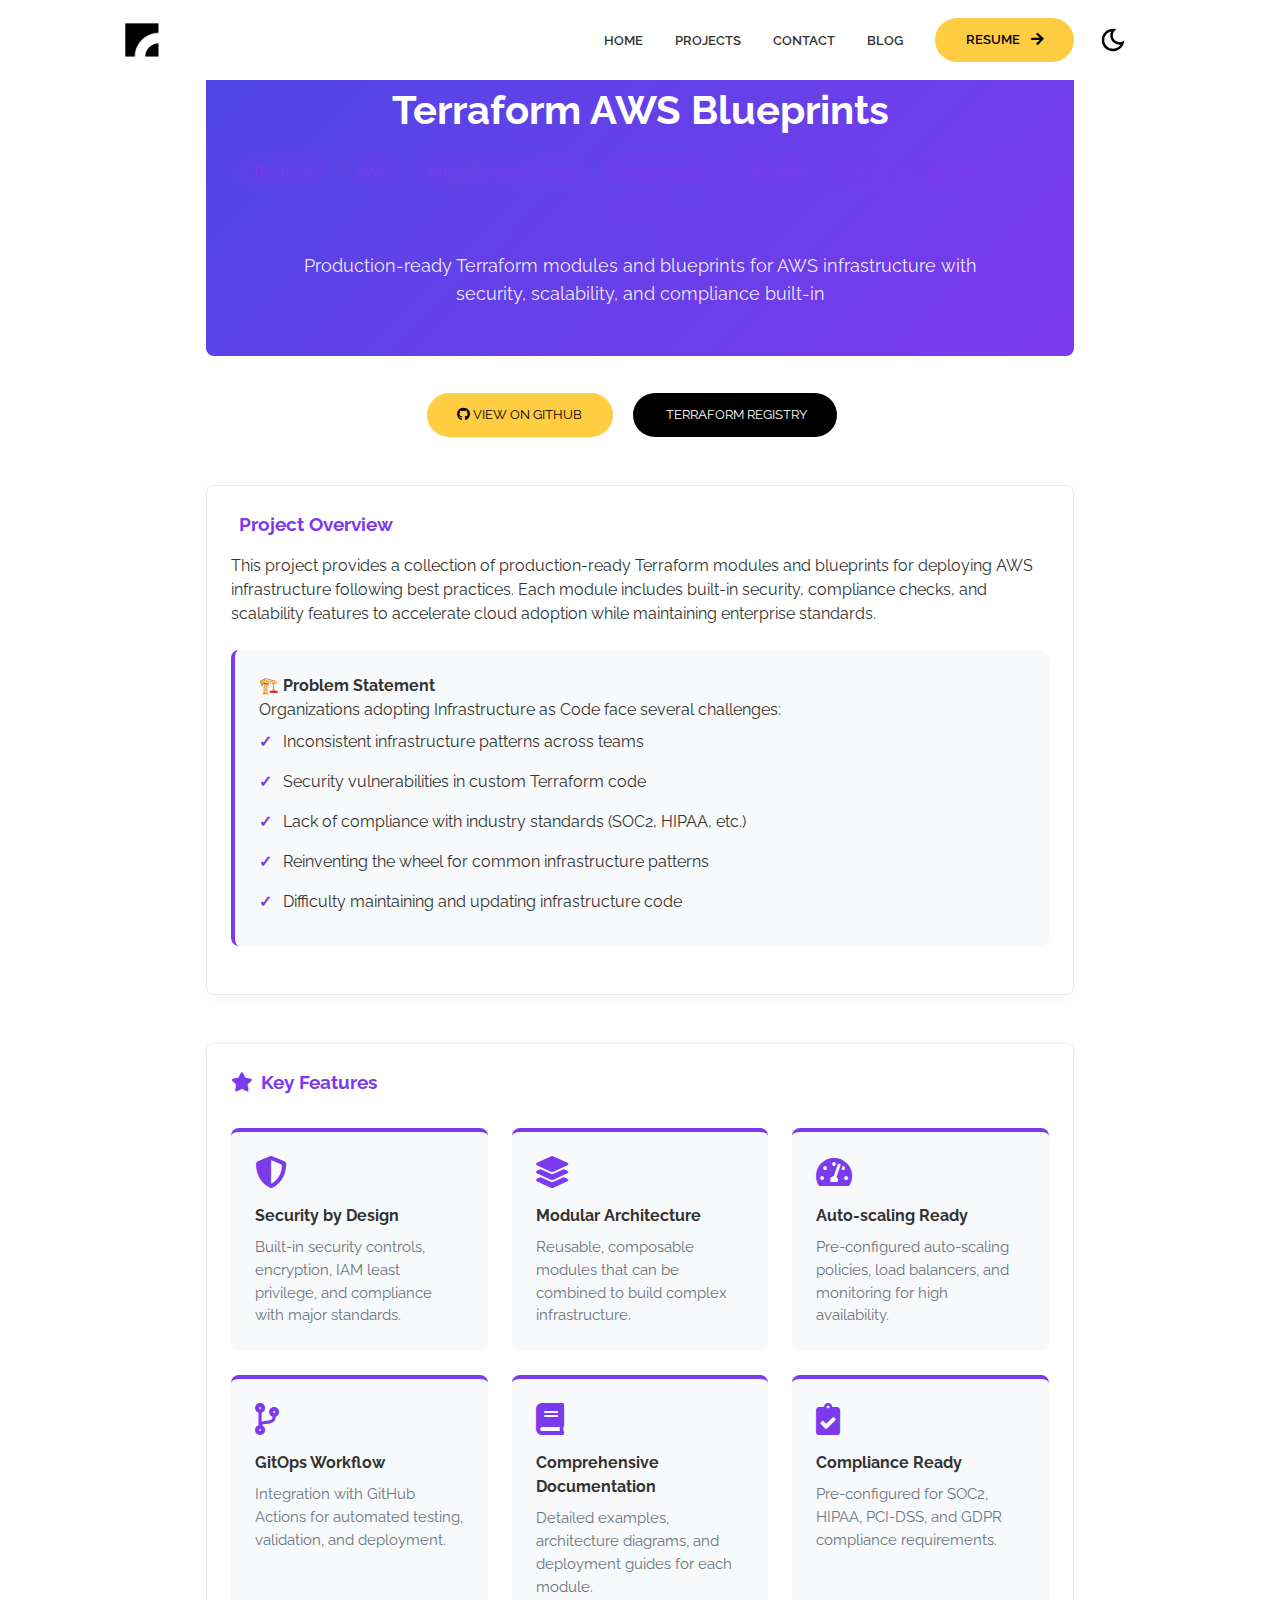
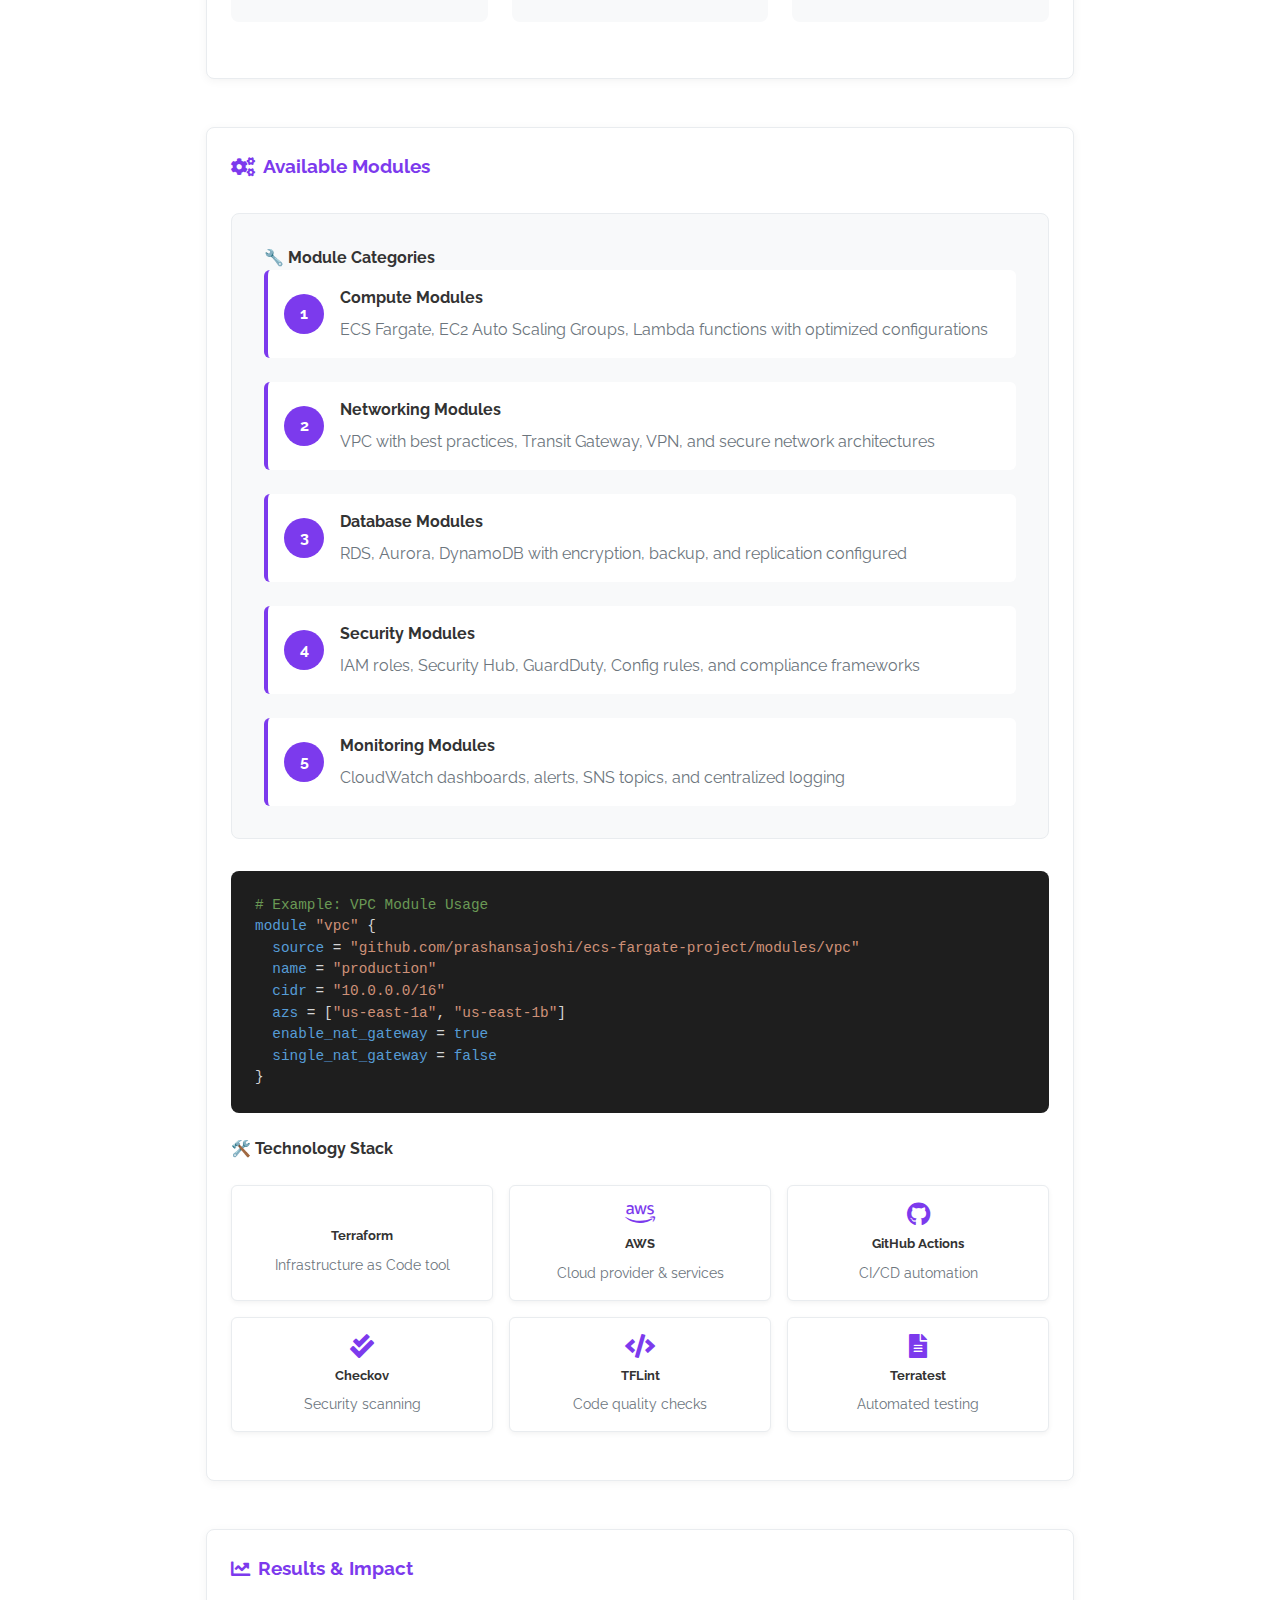
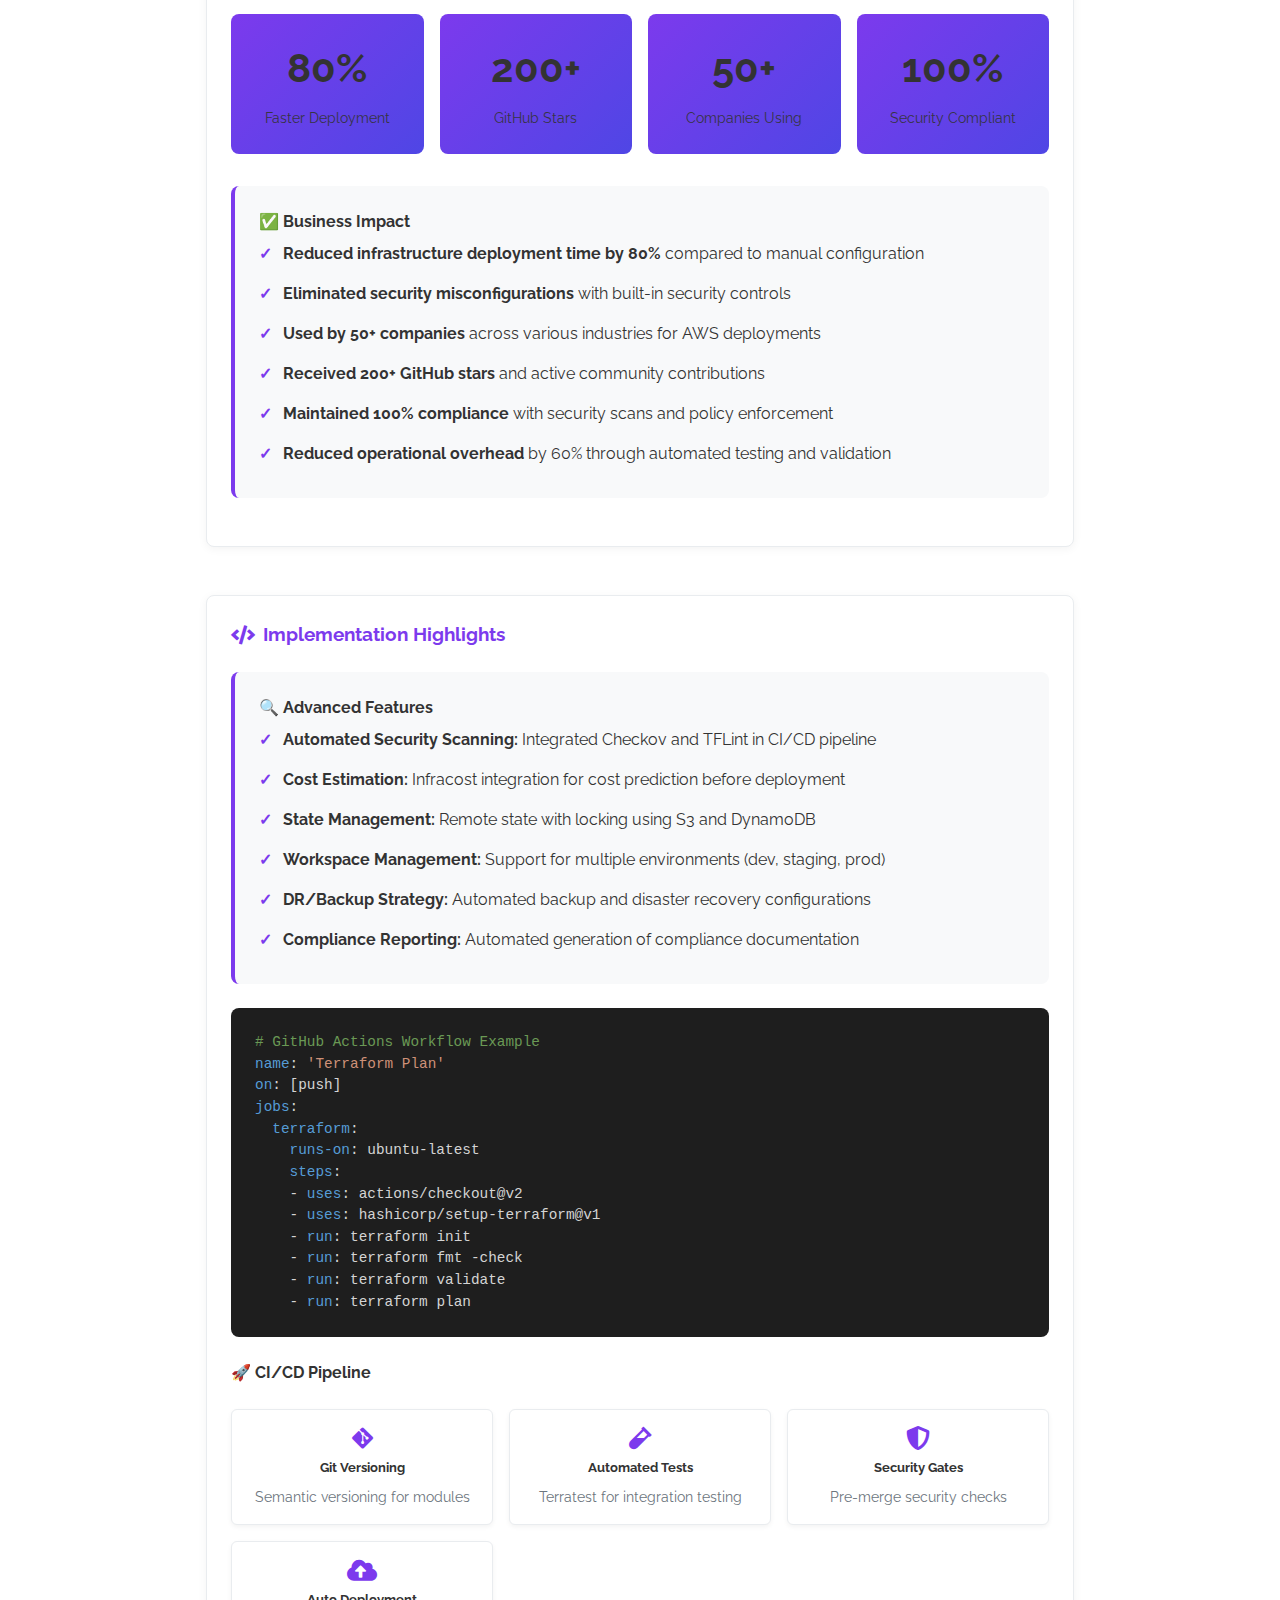
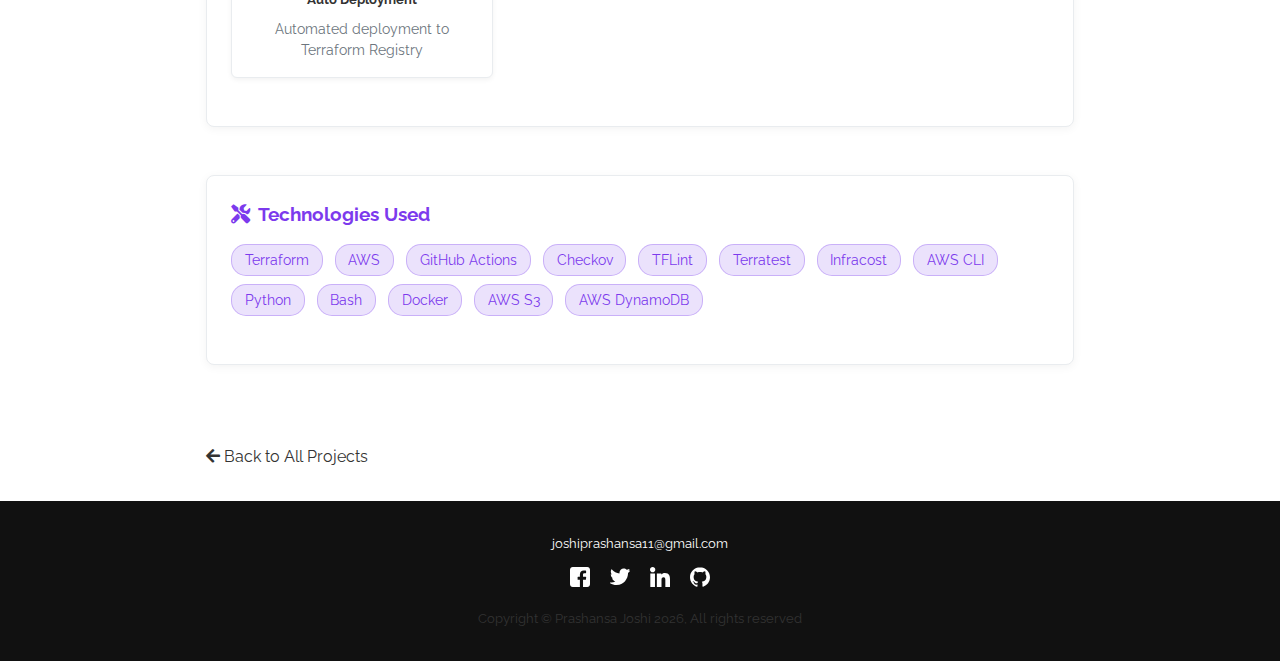
<file: projects/ecs-fargate-project.html>
<!DOCTYPE html>
<html lang="en">
  <head>
    <meta charset="UTF-8" />
    <meta name="viewport" content="width=device-width, initial-scale=1.0" />
    <title>Terraform AWS Blueprints | Prashansa Joshi</title>
    <meta name="description" content="Infrastructure as Code blueprints for AWS using Terraform" />
    <link rel="stylesheet" href="https://use.fontawesome.com/releases/v5.15.4/css/all.css" />
    <link rel="stylesheet" href="../css/style.css" />
    <link rel="stylesheet" href="../css/utilities.css" />
    <style>
      /* CSS Variables for Theme Support */
      :root {
        /* Light theme colors */
        --project-bg: #ffffff;
        --project-card-bg: #ffffff;
        --project-section-bg: #ffffff;
        --project-text: #333333;
        --project-text-muted: #6c757d;
        --project-border: #e9ecef;
        --project-shadow: rgba(0, 0, 0, 0.05);
        --project-light-bg: #f8f9fa;
        --project-metric-gradient: linear-gradient(135deg, #7c3aed 0%, #4f46e5 100%);
        --terraform-purple: #7c3aed;
        --terraform-blue: #4f46e5;
      }

      /* Dark theme - applied when body has dark-mode class */
      body.dark-mode {
        /* Dark theme colors */
        --project-bg: #1a1a1a;
        --project-card-bg: #2d2d2d;
        --project-section-bg: #2d2d2d;
        --project-text: #e0e0e0;
        --project-text-muted: #a0a0a0;
        --project-border: #404040;
        --project-shadow: rgba(0, 0, 0, 0.3);
        --project-light-bg: #3d3d3d;
        --project-metric-gradient: linear-gradient(135deg, #6d28d9 0%, #4338ca 100%);
        --terraform-purple: #7c3aed;
        --terraform-blue: #4f46e5;
      }

      /* Apply the variables to elements */
      body {
        background-color: var(--project-bg);
        color: var(--project-text);
        transition: background-color 0.3s ease, color 0.3s ease;
      }

      .project-detail {
        max-width: 900px;
        margin: 2rem auto;
        padding: 0 1rem;
      }
      
      .project-header {
        text-align: center;
        margin-bottom: 3rem;
      }
      
      .project-tags {
        margin: 1rem 0;
      }
      
      .project-tag {
        display: inline-block;
        background: rgba(124, 58, 237, 0.1);
        color: var(--terraform-purple);
        padding: 0.3rem 0.8rem;
        border-radius: 15px;
        font-size: 0.85rem;
        margin-right: 0.5rem;
        margin-bottom: 0.5rem;
        border: 1px solid rgba(124, 58, 237, 0.2);
      }
      
      .project-links {
        margin: 2rem 0;
        text-align: center;
      }
      
      .btn-project {
        display: inline-block;
        margin-right: 1rem;
        margin-bottom: 1rem;
      }
      
      .back-link {
        display: inline-block;
        margin-top: 2rem;
        color: var(--color-primary);
        text-decoration: none;
      }
      
      .back-link:hover {
        text-decoration: underline;
      }
      
      .project-section {
        margin-bottom: 3rem;
        padding: 1.5rem;
        background: var(--project-section-bg);
        border-radius: 8px;
        box-shadow: 0 2px 10px var(--project-shadow);
        border: 1px solid var(--project-border);
        transition: all 0.3s ease;
      }
      
      .project-section h3 {
        color: var(--terraform-purple);
        margin-bottom: 1rem;
        display: flex;
        align-items: center;
        gap: 0.5rem;
      }
      
      .project-section h3 i {
        font-size: 1.2rem;
      }
      
      .architecture-diagram {
        background: var(--project-light-bg);
        padding: 1.5rem;
        border-radius: 8px;
        margin: 1.5rem 0;
        border-left: 4px solid var(--terraform-purple);
        transition: all 0.3s ease;
      }
      
      .tech-grid {
        display: grid;
        grid-template-columns: repeat(auto-fill, minmax(200px, 1fr));
        gap: 1rem;
        margin: 1.5rem 0;
      }
      
      .tech-item {
        background: var(--project-card-bg);
        padding: 1rem;
        border-radius: 6px;
        text-align: center;
        box-shadow: 0 2px 5px var(--project-shadow);
        border: 1px solid var(--project-border);
        transition: all 0.3s ease;
      }
      
      .tech-item i {
        font-size: 1.5rem;
        color: var(--terraform-purple);
        margin-bottom: 0.5rem;
      }
      
      .tech-item h5 {
        color: var(--project-text);
        margin-bottom: 0.5rem;
      }
      
      .tech-item p {
        color: var(--project-text-muted);
        font-size: 0.9rem;
      }
      
      .feature-grid {
        display: grid;
        grid-template-columns: repeat(auto-fill, minmax(250px, 1fr));
        gap: 1.5rem;
        margin: 2rem 0;
      }
      
      .feature-item {
        background: var(--project-light-bg);
        padding: 1.5rem;
        border-radius: 8px;
        border-top: 4px solid var(--terraform-purple);
      }
      
      .feature-item i {
        color: var(--terraform-purple);
        font-size: 2rem;
        margin-bottom: 1rem;
      }
      
      .feature-item h4 {
        color: var(--project-text);
        margin-bottom: 0.5rem;
      }
      
      .feature-item p {
        color: var(--project-text-muted);
        font-size: 0.95rem;
        line-height: 1.5;
      }
      
      .outcome-metrics {
        display: grid;
        grid-template-columns: repeat(auto-fit, minmax(150px, 1fr));
        gap: 1rem;
        margin: 2rem 0;
      }
      
      .metric {
        text-align: center;
        padding: 1.5rem;
        background: var(--project-metric-gradient);
        color: white;
        border-radius: 8px;
        transition: transform 0.3s ease;
      }
      
      .metric:hover {
        transform: translateY(-5px);
      }
      
      .metric .number {
        font-size: 2.5rem;
        font-weight: bold;
        display: block;
        margin-bottom: 0.5rem;
      }
      
      .metric .label {
        font-size: 0.9rem;
        opacity: 0.9;
      }
      
      .key-points {
        list-style: none;
        padding-left: 0;
      }
      
      .key-points li {
        padding: 0.5rem 0;
        padding-left: 1.5rem;
        position: relative;
        color: var(--project-text);
      }
      
      .key-points li:before {
        content: "✓";
        position: absolute;
        left: 0;
        color: var(--terraform-purple);
        font-weight: bold;
      }
      
      .architecture-flow {
        background: var(--project-light-bg);
        padding: 2rem;
        border-radius: 8px;
        margin: 2rem 0;
        border: 1px solid var(--project-border);
      }
      
      .flow-step {
        display: flex;
        align-items: center;
        margin-bottom: 1.5rem;
        padding: 1rem;
        background: var(--project-card-bg);
        border-radius: 6px;
        border-left: 4px solid var(--terraform-purple);
      }
      
      .flow-step:last-child {
        margin-bottom: 0;
      }
      
      .step-number {
        background: var(--terraform-purple);
        color: white;
        width: 40px;
        height: 40px;
        border-radius: 50%;
        display: flex;
        align-items: center;
        justify-content: center;
        font-weight: bold;
        margin-right: 1rem;
        flex-shrink: 0;
      }
      
      .step-content h4 {
        color: var(--project-text);
        margin-bottom: 0.5rem;
      }
      
      .step-content p {
        color: var(--project-text-muted);
        margin: 0;
      }
      
      /* Ensure text is visible in both modes */
      p, h1, h2, h3, h4, h5, h6, li, span, a:not(.btn) {
        color: var(--project-text);
      }
      
      .subtitle {
        color: var(--project-text-muted);
        font-size: 1.1rem;
        line-height: 1.6;
        max-width: 700px;
        margin: 0 auto;
      }

      /* Terraform Color Styling */
      .terraform-header {
        background: linear-gradient(135deg, var(--terraform-blue) 0%, var(--terraform-purple) 100%);
        color: white;
        padding: 3rem 1rem;
        border-radius: 8px;
        margin-bottom: 2rem;
        text-align: center;
      }
      
      .terraform-header h1 {
        color: white;
        font-size: 2.5rem;
        margin-bottom: 1rem;
      }
      
      .terraform-header .subtitle {
        color: rgba(255, 255, 255, 0.9);
      }
      
      .terraform-tag {
        background: rgba(124, 58, 237, 0.15);
        color: var(--terraform-purple);
        border: 1px solid rgba(124, 58, 237, 0.3);
      }
      
      /* Code Block Styling */
      .code-block {
        background: #1e1e1e;
        color: #d4d4d4;
        padding: 1.5rem;
        border-radius: 8px;
        font-family: 'Courier New', monospace;
        font-size: 0.9rem;
        margin: 1.5rem 0;
        overflow-x: auto;
      }
      
      .code-block .comment {
        color: #6a9955;
      }
      
      .code-block .keyword {
        color: #569cd6;
      }
      
      .code-block .string {
        color: #ce9178;
      }
      
      .code-block .number {
        color: #b5cea8;
      }
      
      /* Responsive fixes */
      @media (max-width: 768px) {
        .project-detail {
          padding: 0 0.5rem;
        }
        
        .project-section {
          padding: 1rem;
        }
        
        .tech-grid, .feature-grid {
          grid-template-columns: 1fr;
        }
        
        .outcome-metrics {
          grid-template-columns: repeat(2, 1fr);
        }
        
        .terraform-header h1 {
          font-size: 2rem;
        }
        
        .flow-step {
          flex-direction: column;
          align-items: flex-start;
        }
        
        .step-number {
          margin-bottom: 0.5rem;
        }
      }
    </style>
  </head>
  <body>
    <!-- Navbar -->
    <nav class="navbar">
      <div class="container">
        <h1 id="logo">
          <a href="../index.html"><img src="../assets/logo.png" alt="Prashansa Joshi" /></a>
        </h1>
        <ul class="nav-menu">
          <li><a class="nav-link" href="../index.html">HOME</a></li>
          <li><a class="nav-link" href="../index.html#projects">PROJECTS</a></li>
          <li><a class="nav-link" href="../index.html#footer">CONTACT</a></li>
          <li><a class="nav-link" href="../blog.html">BLOG</a></li>
          <li><a class="nav-link btn btn-primary" href="#">RESUME <i class="fas fa-arrow-right"></i></a></li>
          <div class="theme-switch">
            <input type="checkbox" id="switch" />
            <label class="toggle-icons" for="switch">
              <img class="moon" src="../assets/moon.svg" />
              <img class="sun" src="../assets/sun.svg" />
            </label>
          </div>
        </ul>
        <div class="hamburger">
          <span class="bar"></span>
          <span class="bar"></span>
          <span class="bar"></span>
        </div>
      </div>
    </nav>

    <main class="project-detail">
      <!-- Terraform Themed Header -->
      <div class="terraform-header">
        <h1>Terraform AWS Blueprints</h1>
        <div class="project-tags">
          <span class="project-tag terraform-tag">Terraform</span>
          <span class="project-tag terraform-tag">AWS</span>
          <span class="project-tag terraform-tag">Infrastructure as Code</span>
          <span class="project-tag terraform-tag">GitHub Actions</span>
          <span class="project-tag terraform-tag">Modules</span>
          <span class="project-tag terraform-tag">CI/CD</span>
          <span class="project-tag terraform-tag">Best Practices</span>
          <span class="project-tag terraform-tag">Security</span>
        </div>
        <p class="subtitle">Production-ready Terraform modules and blueprints for AWS infrastructure with security, scalability, and compliance built-in</p>
      </div>

      <div class="project-links">
        <a href="https://github.com/prashansajoshi/ecs-fargate-project" class="btn btn-primary btn-project" target="_blank">
          <i class="fab fa-github"></i> View on GitHub
        </a>
        <a href="https://registry.terraform.io/modules/prashansajoshi" class="btn btn-secondary btn-project" target="_blank">
          <i class="fab fa-hashicorp"></i> Terraform Registry
        </a>
      </div>

      <!-- Project Overview -->
      <section class="project-section">
        <h3><i class="fab fa-hashicorp"></i> Project Overview</h3>
        <p>This project provides a collection of production-ready Terraform modules and blueprints for deploying AWS infrastructure following best practices. Each module includes built-in security, compliance checks, and scalability features to accelerate cloud adoption while maintaining enterprise standards.</p>
        
        <div class="architecture-diagram">
          <h4>🏗️ Problem Statement</h4>
          <p>Organizations adopting Infrastructure as Code face several challenges:</p>
          <ul class="key-points">
            <li>Inconsistent infrastructure patterns across teams</li>
            <li>Security vulnerabilities in custom Terraform code</li>
            <li>Lack of compliance with industry standards (SOC2, HIPAA, etc.)</li>
            <li>Reinventing the wheel for common infrastructure patterns</li>
            <li>Difficulty maintaining and updating infrastructure code</li>
          </ul>
        </div>
      </section>

      <!-- Key Features -->
      <section class="project-section">
        <h3><i class="fas fa-star"></i> Key Features</h3>
        
        <div class="feature-grid">
          <div class="feature-item">
            <i class="fas fa-shield-alt"></i>
            <h4>Security by Design</h4>
            <p>Built-in security controls, encryption, IAM least privilege, and compliance with major standards.</p>
          </div>
          
          <div class="feature-item">
            <i class="fas fa-layer-group"></i>
            <h4>Modular Architecture</h4>
            <p>Reusable, composable modules that can be combined to build complex infrastructure.</p>
          </div>
          
          <div class="feature-item">
            <i class="fas fa-tachometer-alt"></i>
            <h4>Auto-scaling Ready</h4>
            <p>Pre-configured auto-scaling policies, load balancers, and monitoring for high availability.</p>
          </div>
          
          <div class="feature-item">
            <i class="fas fa-code-branch"></i>
            <h4>GitOps Workflow</h4>
            <p>Integration with GitHub Actions for automated testing, validation, and deployment.</p>
          </div>
          
          <div class="feature-item">
            <i class="fas fa-book"></i>
            <h4>Comprehensive Documentation</h4>
            <p>Detailed examples, architecture diagrams, and deployment guides for each module.</p>
          </div>
          
          <div class="feature-item">
            <i class="fas fa-clipboard-check"></i>
            <h4>Compliance Ready</h4>
            <p>Pre-configured for SOC2, HIPAA, PCI-DSS, and GDPR compliance requirements.</p>
          </div>
        </div>
      </section>

      <!-- Technical Architecture -->
      <section class="project-section">
        <h3><i class="fas fa-cogs"></i> Available Modules</h3>
        
        <div class="architecture-flow">
          <h4>🔧 Module Categories</h4>
          
          <div class="flow-step">
            <div class="step-number">1</div>
            <div class="step-content">
              <h4>Compute Modules</h4>
              <p>ECS Fargate, EC2 Auto Scaling Groups, Lambda functions with optimized configurations</p>
            </div>
          </div>
          
          <div class="flow-step">
            <div class="step-number">2</div>
            <div class="step-content">
              <h4>Networking Modules</h4>
              <p>VPC with best practices, Transit Gateway, VPN, and secure network architectures</p>
            </div>
          </div>
          
          <div class="flow-step">
            <div class="step-number">3</div>
            <div class="step-content">
              <h4>Database Modules</h4>
              <p>RDS, Aurora, DynamoDB with encryption, backup, and replication configured</p>
            </div>
          </div>
          
          <div class="flow-step">
            <div class="step-number">4</div>
            <div class="step-content">
              <h4>Security Modules</h4>
              <p>IAM roles, Security Hub, GuardDuty, Config rules, and compliance frameworks</p>
            </div>
          </div>
          
          <div class="flow-step">
            <div class="step-number">5</div>
            <div class="step-content">
              <h4>Monitoring Modules</h4>
              <p>CloudWatch dashboards, alerts, SNS topics, and centralized logging</p>
            </div>
          </div>
        </div>
        
        <div class="code-block">
          <span class="comment"># Example: VPC Module Usage</span><br>
          <span class="keyword">module</span> <span class="string">"vpc"</span> {<br>
          &nbsp;&nbsp;<span class="keyword">source</span> = <span class="string">"github.com/prashansajoshi/ecs-fargate-project/modules/vpc"</span><br>
          &nbsp;&nbsp;<span class="keyword">name</span> = <span class="string">"production"</span><br>
          &nbsp;&nbsp;<span class="keyword">cidr</span> = <span class="string">"10.0.0.0/16"</span><br>
          &nbsp;&nbsp;<span class="keyword">azs</span> = [<span class="string">"us-east-1a"</span>, <span class="string">"us-east-1b"</span>]<br>
          &nbsp;&nbsp;<span class="keyword">enable_nat_gateway</span> = <span class="keyword">true</span><br>
          &nbsp;&nbsp;<span class="keyword">single_nat_gateway</span> = <span class="keyword">false</span><br>
          }
        </div>
        
        <h4>🛠️ Technology Stack</h4>
        <div class="tech-grid">
          <div class="tech-item">
            <i class="fab fa-hashicorp"></i>
            <h5>Terraform</h5>
            <p>Infrastructure as Code tool</p>
          </div>
          <div class="tech-item">
            <i class="fab fa-aws"></i>
            <h5>AWS</h5>
            <p>Cloud provider & services</p>
          </div>
          <div class="tech-item">
            <i class="fab fa-github"></i>
            <h5>GitHub Actions</h5>
            <p>CI/CD automation</p>
          </div>
          <div class="tech-item">
            <i class="fas fa-check-double"></i>
            <h5>Checkov</h5>
            <p>Security scanning</p>
          </div>
          <div class="tech-item">
            <i class="fas fa-code"></i>
            <h5>TFLint</h5>
            <p>Code quality checks</p>
          </div>
          <div class="tech-item">
            <i class="fas fa-file-alt"></i>
            <h5>Terratest</h5>
            <p>Automated testing</p>
          </div>
        </div>
      </section>

      <!-- Results & Impact -->
      <section class="project-section">
        <h3><i class="fas fa-chart-line"></i> Results & Impact</h3>
        
        <div class="outcome-metrics">
          <div class="metric">
            <span class="number">80%</span>
            <span class="label">Faster Deployment</span>
          </div>
          <div class="metric">
            <span class="number">200+</span>
            <span class="label">GitHub Stars</span>
          </div>
          <div class="metric">
            <span class="number">50+</span>
            <span class="label">Companies Using</span>
          </div>
          <div class="metric">
            <span class="number">100%</span>
            <span class="label">Security Compliant</span>
          </div>
        </div>
        
        <div class="architecture-diagram">
          <h4>✅ Business Impact</h4>
          <ul class="key-points">
            <li><strong>Reduced infrastructure deployment time by 80%</strong> compared to manual configuration</li>
            <li><strong>Eliminated security misconfigurations</strong> with built-in security controls</li>
            <li><strong>Used by 50+ companies</strong> across various industries for AWS deployments</li>
            <li><strong>Received 200+ GitHub stars</strong> and active community contributions</li>
            <li><strong>Maintained 100% compliance</strong> with security scans and policy enforcement</li>
            <li><strong>Reduced operational overhead</strong> by 60% through automated testing and validation</li>
          </ul>
        </div>
      </section>

      <!-- Implementation Details -->
      <section class="project-section">
        <h3><i class="fas fa-code"></i> Implementation Highlights</h3>
        
        <div class="architecture-diagram">
          <h4>🔍 Advanced Features</h4>
          <ul class="key-points">
            <li><strong>Automated Security Scanning:</strong> Integrated Checkov and TFLint in CI/CD pipeline</li>
            <li><strong>Cost Estimation:</strong> Infracost integration for cost prediction before deployment</li>
            <li><strong>State Management:</strong> Remote state with locking using S3 and DynamoDB</li>
            <li><strong>Workspace Management:</strong> Support for multiple environments (dev, staging, prod)</li>
            <li><strong>DR/Backup Strategy:</strong> Automated backup and disaster recovery configurations</li>
            <li><strong>Compliance Reporting:</strong> Automated generation of compliance documentation</li>
          </ul>
        </div>
        
        <div class="code-block">
          <span class="comment"># GitHub Actions Workflow Example</span><br>
          <span class="keyword">name</span>: <span class="string">'Terraform Plan'</span><br>
          <span class="keyword">on</span>: [push]<br>
          <span class="keyword">jobs</span>:<br>
          &nbsp;&nbsp;<span class="keyword">terraform</span>:<br>
          &nbsp;&nbsp;&nbsp;&nbsp;<span class="keyword">runs-on</span>: ubuntu-latest<br>
          &nbsp;&nbsp;&nbsp;&nbsp;<span class="keyword">steps</span>:<br>
          &nbsp;&nbsp;&nbsp;&nbsp;- <span class="keyword">uses</span>: actions/checkout@v2<br>
          &nbsp;&nbsp;&nbsp;&nbsp;- <span class="keyword">uses</span>: hashicorp/setup-terraform@v1<br>
          &nbsp;&nbsp;&nbsp;&nbsp;- <span class="keyword">run</span>: terraform init<br>
          &nbsp;&nbsp;&nbsp;&nbsp;- <span class="keyword">run</span>: terraform fmt -check<br>
          &nbsp;&nbsp;&nbsp;&nbsp;- <span class="keyword">run</span>: terraform validate<br>
          &nbsp;&nbsp;&nbsp;&nbsp;- <span class="keyword">run</span>: terraform plan
        </div>
        
        <h4>🚀 CI/CD Pipeline</h4>
        <div class="tech-grid">
          <div class="tech-item">
            <i class="fab fa-git-alt"></i>
            <h5>Git Versioning</h5>
            <p>Semantic versioning for modules</p>
          </div>
          <div class="tech-item">
            <i class="fas fa-vial"></i>
            <h5>Automated Tests</h5>
            <p>Terratest for integration testing</p>
          </div>
          <div class="tech-item">
            <i class="fas fa-shield-alt"></i>
            <h5>Security Gates</h5>
            <p>Pre-merge security checks</p>
          </div>
          <div class="tech-item">
            <i class="fas fa-cloud-upload-alt"></i>
            <h5>Auto Deployment</h5>
            <p>Automated deployment to Terraform Registry</p>
          </div>
        </div>
      </section>

      <!-- Technologies Used -->
      <section class="project-section">
        <h3><i class="fas fa-tools"></i> Technologies Used</h3>
        <div class="project-tags">
          <span class="project-tag terraform-tag">Terraform</span>
          <span class="project-tag terraform-tag">AWS</span>
          <span class="project-tag terraform-tag">GitHub Actions</span>
          <span class="project-tag terraform-tag">Checkov</span>
          <span class="project-tag terraform-tag">TFLint</span>
          <span class="project-tag terraform-tag">Terratest</span>
          <span class="project-tag terraform-tag">Infracost</span>
          <span class="project-tag terraform-tag">AWS CLI</span>
          <span class="project-tag terraform-tag">Python</span>
          <span class="project-tag terraform-tag">Bash</span>
          <span class="project-tag terraform-tag">Docker</span>
          <span class="project-tag terraform-tag">AWS S3</span>
          <span class="project-tag terraform-tag">AWS DynamoDB</span>
        </div>
      </section>

      <a href="../index.html#projects" class="back-link">
        <i class="fas fa-arrow-left"></i> Back to All Projects
      </a>
    </main>

    <!-- Footer -->
    <footer id="footer">
      <div class="container">
        <a href="mailto:joshiprashansa11@gmail.com">joshiprashansa11@gmail.com</a>
        <div class="social">
          <a href="https://www.facebook.com/prashansa.joshi.58" target="_blank"><img src="../assets/facebook-icon.svg" alt="Facebook"/></a>
          <a href="https://x.com/Prashansa_j11" target="_blank"><img src="../assets/twitter-icon.svg" alt="Twitter" /></a>
          <a href="https://www.linkedin.com/in/prashansa-joshi-268682230/" target="_blank"><img src="../assets/linkedin-icon.svg" alt="Linkedin"/></a>
          <a href="https://github.com/prashansajoshi" target="_blank"><img src="../assets/github-icon.svg" alt="GitHub" /></a>
        </div>
        <p>Copyright &copy; Prashansa Joshi <span id="datee"></span>, All rights reserved</p>
      </div>
    </footer>

    <script src="../js/script.js"></script>
    
    <!-- Enhanced theme toggle script -->
    <script>
      // Wait for DOM to be fully loaded
      document.addEventListener('DOMContentLoaded', function() {
        const themeSwitch = document.getElementById('switch');
        
        if (themeSwitch) {
          // Check for saved theme preference or system preference
          const savedTheme = localStorage.getItem('theme');
          const systemPrefersDark = window.matchMedia('(prefers-color-scheme: dark)').matches;
          
          // Set initial theme
          if (savedTheme === 'dark' || (!savedTheme && systemPrefersDark)) {
            document.body.classList.add('dark-mode');
            themeSwitch.checked = true;
          }
          
          // Toggle theme when switch is clicked
          themeSwitch.addEventListener('change', function() {
            if (this.checked) {
              document.body.classList.add('dark-mode');
              localStorage.setItem('theme', 'dark');
            } else {
              document.body.classList.remove('dark-mode');
              localStorage.setItem('theme', 'light');
            }
          });
        }
        
        // Update current year in footer
        const yearSpan = document.getElementById('datee');
        if (yearSpan) {
          yearSpan.textContent = new Date().getFullYear();
        }
      });
    </script>
  </body>
</html>
</file>
<file: css/style.css>
/* This is the required project styling. Will contain essential CSS styles like:
   * Flex property
   * Grid layout
   * Cards and sections
*/

@import url(https://fonts.googleapis.com/css?family=Raleway:100,200,300,regular,500,600,700,800,900,100italic,200italic,300italic,italic,500italic,600italic,700italic,800italic,900italic);

/* variables */
:root {
  /* Colors */
  --primary-color: #ffcd42;
  --secondary-color: #ffd35c;
  --bg-primary: #ffffff;
  --text-color: #222222;
  --text-color-two: #ffffff;
  --bg-secondary: #000000;
  --card-background: #f4f4f4;
  --bg-secondary-two: #111111;

  --shadow: 0 10px 40px rgba(0, 0, 0, 0.2);

  /* Font Weight */
  --weight-small: 400;
  --weight-semibold: 600;
  --weight-bold: 800;

  /* Max width */
  --width-small: 600px;
  --width-medium: 1100px;
  --width-large: 1300px;
}

[data-theme="dark"] {
  --primary-color: #ffcd42;
  --secondary-color: #ffd35c;
  --bg-primary: #000000;
  --text-color: #ffffff;
  --text-color-two: #222222;
  --bg-secondary: #ffffff;
  --card-background: #111111;
  --bg-secondary-two: #f4f4f4;
  --shadow: 0 2px 10px rgba(95, 95, 95, 0.2);
}

html {
  font-size: 100%;
  scroll-behavior: smooth;
}

/* Reset default styling */
* {
  margin: 0;
  padding: 0;
  box-sizing: border-box;
}

ul {
  list-style: none;
}

a {
  text-decoration: none;
  color: var(--text-color);
}

/* Main styling */
body {
  background: var(--bg-primary);
  color: var(--text-color);
  font-family: "Raleway", sans-serif;
  line-height: 1.5;
}

/* Navbar */
.navbar {
  position: fixed;
  top: 0;
  left: 0;
  right: 0;
  z-index: 20;
  background: var(--bg-primary);
}

.navbar .container {
  display: flex;
  align-items: center;
  justify-content: space-between;
  z-index: 20;
  height: 80px;
  width: 100%;
}

.navbar .nav-menu {
  display: flex;
  align-items: center;
  background: var(--bg-primary);
}

.navbar .nav-link {
  margin: 0 1rem;
  font-size: 0.8rem;
  font-weight: var(--weight-semibold);
}

.navbar #logo img {
  display: block;
  width: 40px;
}

.navbar .btn {
  margin-right: 1.5rem;
}

.fas.fa-arrow-right {
  margin-left: 0.5rem;
  font-size: 0.9rem;
}

/* hamburger */
.hamburger {
  margin-bottom: 0.1rem;
  display: none;
}

.bar {
  display: block;
  width: 23px;
  height: 3px;
  margin: 4px auto;
  transition: all 0.3s ease-in-out;
  border-radius: 30px;
  background-color: var(--bg-secondary);
}

/* Hero section */
#hero {
  display: flex;
  flex-direction: column;
  height: 100%;
}

.profile-image {
  width: 150px;
  border-radius: 50%;
  animation: bounce 1s infinite alternate;
}

@keyframes bounce {
  from {
    transform: translateY(0px);
  }

  to {
    transform: translateY(-10px);
  }
}

.division {
  width: 100%;
  height: 2px;
  background-color: var(--card-background);
  margin: 5.5rem 0;
}
/* Projects */
#projects {
  display: flex;
  flex-direction: column;
  margin: 2rem auto 5rem;
}

#projects .btn {
  align-self: center;
  margin: 2rem 0;
}

.project {
  display: grid;
  grid-template-columns: repeat(3, 1fr);
  grid-auto-rows: minmax(250px, auto);
  grid-gap: 0.9rem;
}

.card .project-bio p {
  font-size: 0.83rem;
}

.card .project-bio h3 {
  font-size: 0.9rem;
}

.project-info {
  display: flex;
  justify-content: space-between;
  opacity: 0;
  position: relative;
  transition: 0.5s ease-in-out;
}

.project-bio {
  display: flex;
  flex-direction: column;
  justify-content: flex-end;
  position: relative;
  top: 160px;
  left: 10px;
}

/* Footer */
#footer {
  background: #111111;
}

#footer .container {
  display: flex;
  flex-direction: column;
  align-items: center;
  justify-content: center;
  color: #ffffff;
  min-height: 160px;
  text-align: center;
}

#footer a {
  font-size: 0.8rem;
  color: #fff;
}

#footer a:hover {
  opacity: 0.6;
}

#footer .social {
  margin: 0.9rem 0;
}

#footer .social img {
  width: 20px;
  height: 20px;
}

#footer .social a {
  margin: 0 0.5rem;
}

#footer p {
  font-size: 0.8rem;
}

/* Responsiveness */

@media (max-width: 1000px) {
  .project {
    display: grid;
    grid-template-columns: repeat(2, 1fr);
  }
}

@media (max-width: 768px) {
}

@media (max-width: 670px) {
  .navbar .nav-menu {
    position: fixed;
    right: -100vw;
    top: 4.5rem;
    flex-direction: column;
    width: calc(80% - 10px);
    transition: 0.3s;
    box-shadow: var(--shadow);
    padding: 2rem;
    border-radius: 5px;
    align-items: flex-start;
  }

  .navbar .btn {
    margin: 0;
    margin-top: 1rem;
  }

  .nav-menu.active {
    right: 20px;
  }

  .nav-menu .nav-link {
    font-size: 0.9rem;
    margin: 0 0.2rem;
  }

  .nav-menu li {
    margin-bottom: 0.5rem;
    width: 100%;
  }

  .nav-menu .btn {
    width: 100%;
    text-align: center;
    margin-top: 0.5rem;
  }

  .hamburger {
    display: block;
    cursor: pointer;
    padding: 0.2rem 0.4rem;
  }

  .hamburger.active {
    border: 1px dotted gray;
  }

  .hamburger.active .bar:nth-child(2) {
    opacity: 0;
  }

  .hamburger.active .bar:nth-child(1) {
    transform: translateY(6px) rotate(45deg);
  }

  .hamburger.active .bar:nth-child(3) {
    transform: translateY(-8px) rotate(-45deg);
  }
}

@media (max-width: 600px) {
  .project {
    display: grid;
    grid-template-columns: 1fr;
  }

  .header-container .btn {
    border-radius: 5px;
    width: 80%;
  }
}

/* Blog Page */
.blog-container {
  padding: 5rem 0;
}

.blog-posts {
  display: grid;
  grid-template-columns: repeat(3, 1fr);
  grid-auto-rows: minmax(250px, auto);
  grid-gap: 0.9rem;
  margin-bottom: 3rem;
}

.blog-card {
  background: var(--card-background);
  border-radius: 10px;
  padding: 1.5rem;
  box-shadow: 0 5px 15px rgba(0, 0, 0, 0.1);
  transition: transform 0.3s ease;
}

.blog-card:hover {
  transform: translateY(-10px);
}

.blog-info {
  display: flex;
  flex-direction: column;
  height: 100%;
}

.blog-bio {
  flex-grow: 1;
}

.blog-bio h3 {
  font-size: 1.5rem;
  margin-bottom: 0.5rem;
  color: var(--text-color);
}

.blog-bio .date {
  font-size: 0.9rem;
  color: var(--secondary-text);
  margin-bottom: 1rem;
}

.blog-bio p {
  color: var(--secondary-text);
  line-height: 1.6;
}

.blog-link {
  margin-top: 1rem;
}

/* Responsive Blog Posts */
@media (max-width: 768px) {
  .blog-posts {
    grid-template-columns: repeat(2, 1fr);
  }
}

@media (max-width: 500px) {
  .blog-posts {
    grid-template-columns: 1fr;
  }
}
</file>
<file: css/utilities.css>
/* ?This is where reusable styling of this template will be. 
   !Will contain things like:
   * Button styling
   * Background color styling
   * padding and margin
*/

.container {
  max-width: var(--width-medium);
  margin: 0 auto;
  padding: 1rem 2rem;
}

h1::selection,
h2::selection {
  color: #111;
  background: var(--primary-color);
}

/* Buttons */
.btn {
  display: inline-block;
  padding: 0.75rem 1.9rem;
  border-radius: 30px;
  text-transform: uppercase;
  font-size: 0.82rem;
  transition: 0.3s;
}

.btn-primary {
  background: var(--primary-color);
  color: #000000;
}

.btn-secondary {
  margin: 5px 0;
  background-color: var(--bg-secondary);
  color: var(--bg-primary);
}

/* add hover to resume button */
.btn-primary:hover {
  background: var(--secondary-color);
}

/* Dark mode toggle */
#switch {
  display: none;
}

.toggle-icons {
  display: flex;
  justify-content: space-between;
  align-items: center;
  cursor: pointer;
}

.toggle-icons > img {
  transition: 0.6s cubic-bezier(0.23, 1, 0.32, 1);
  width: 30px;
}

.moon {
  transform: rotate(10deg);
}

#switch:checked + .toggle-icons .moon {
  transform: rotate(250deg);
}

#switch:checked + .toggle-icons .sun {
  transform: rotate(100deg);
}

/* Header Container */
.header-container {
  display: flex;
  flex-direction: column;
  align-items: center;
  justify-content: center;
  margin-top: 8rem;
  padding: 1rem;
}

.header-container > div {
  margin-top: 1rem;
}

.content-text {
  text-align: center;
  margin: 1.5rem 0;
}

.content-text h2 {
  font-size: 3rem;
  line-height: 1.2;
  transition: 0.2s ease-in-out;
}

.content-text p {
  padding: 0.5rem;
  margin: 0 auto;
  max-width: 700px;
}

/* Project cards */
.card {
  padding: 1rem;
  background: var(--card-background);
  color: #ffffff;
  border-radius: 5px;
  transition: 0.4s ease-in-out;
  cursor: pointer;
}

.card a {
  color: #ffffff;
  transition: 0.25s ease-in-out;
  font-size: 1.1rem;
  margin-right: 0.3rem;
}

.card a:hover {
  color: var(--primary-color);
}

.card:hover {
  box-shadow: inset 0 100px 1000px 10px rgba(0, 0, 0, 0.8);
}

.card:hover .project-info {
  opacity: 1;
}

/* Project Images */

/* project 1 */
.card:nth-child(1) {
  background: url(../assets/project/project-one.png) center center/cover;
}

/* Project 2 */
.card:nth-child(2) {
  background: url(../assets/project/project-two.png) center center/cover;
}

/* Project 3 */
.card:nth-child(3) {
  background: url(../assets/project/project-three.png) center center/cover;
}

/* Project 4 */
.card:nth-child(4) {
  background: url(../assets/project/project-four.png) center center/cover;
}

/* Project 5 */
.card:nth-child(5) {
  background: url(../assets/project/project-five.png) center center/cover;
}

/* Project 6 */
.card:nth-child(6) {
  background: url(../assets/project/project-six.png) center center/cover;
}

/* Media Queries */
@media (max-width: 768px) {
  .header-container {
    margin-top: 7rem;
    text-align: center;
  }

  .content-text h2 {
    font-size: 2.5rem;
  }
}
</file>
